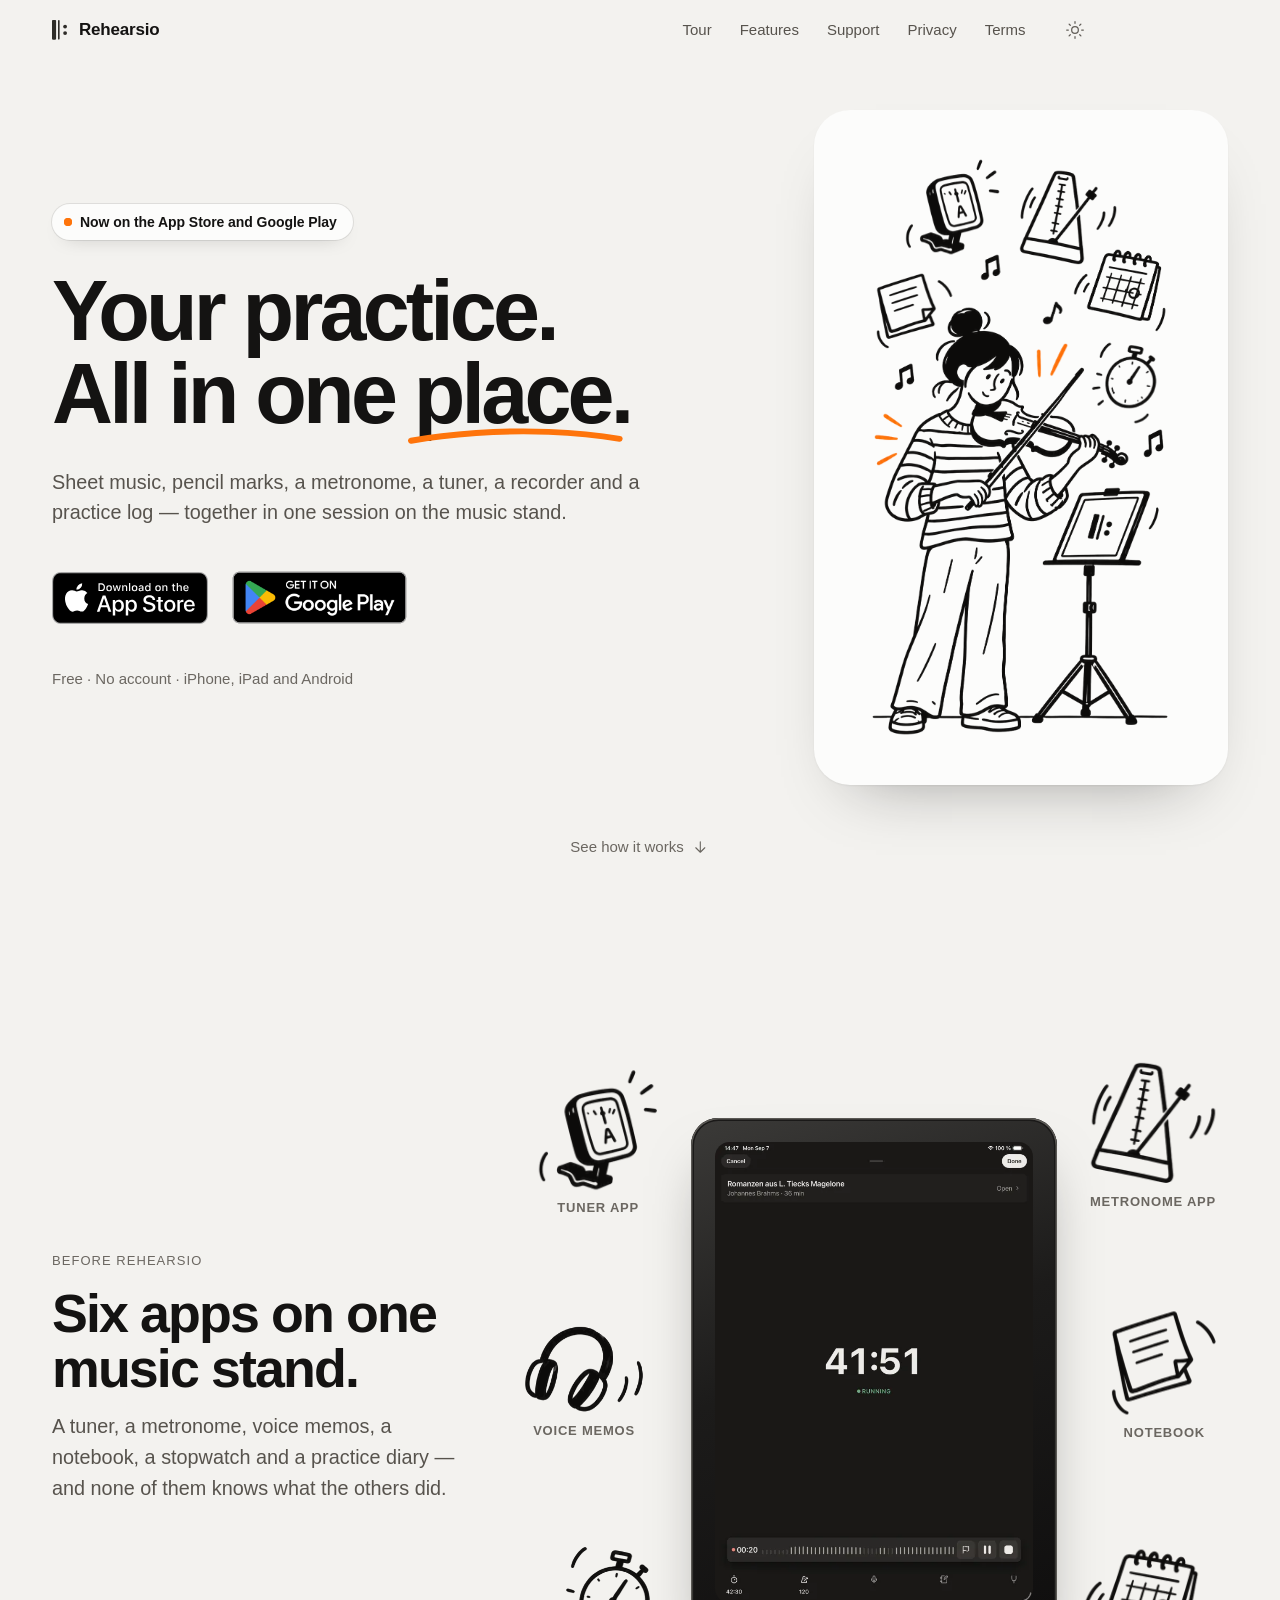
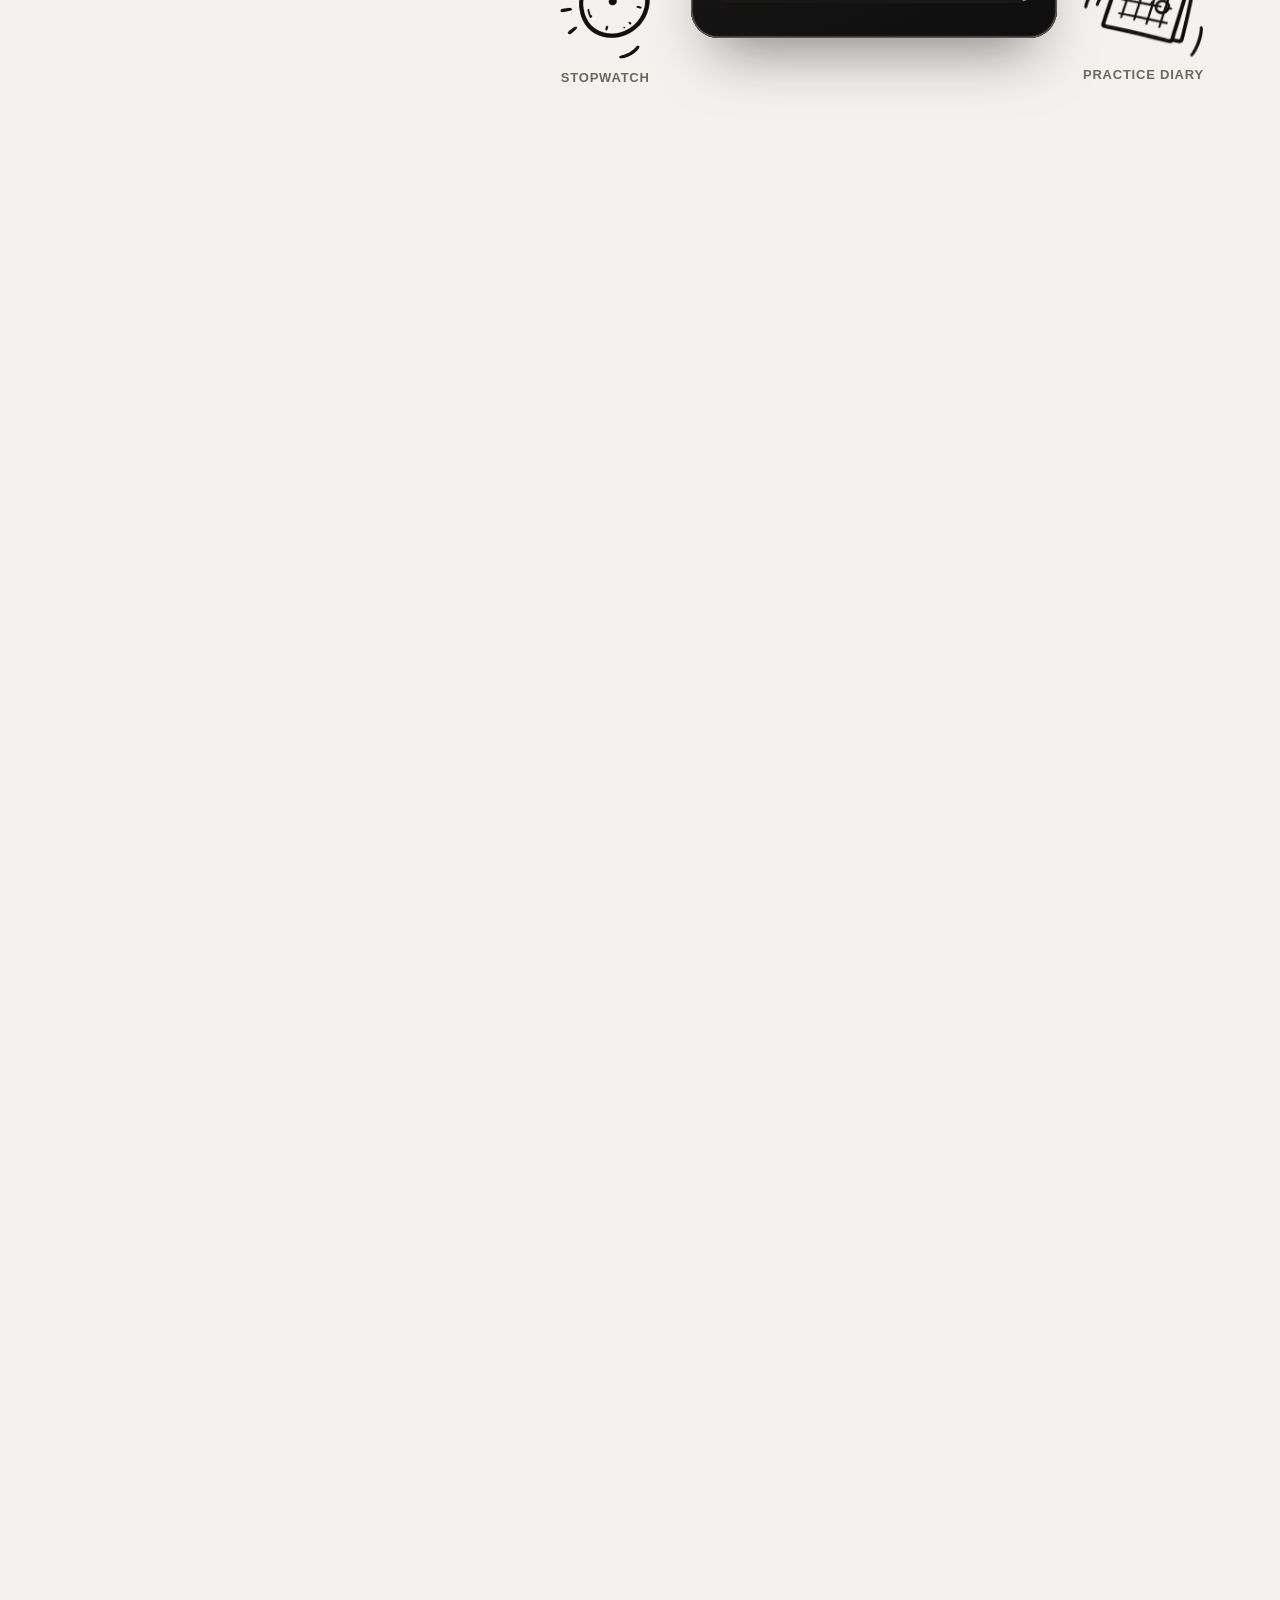
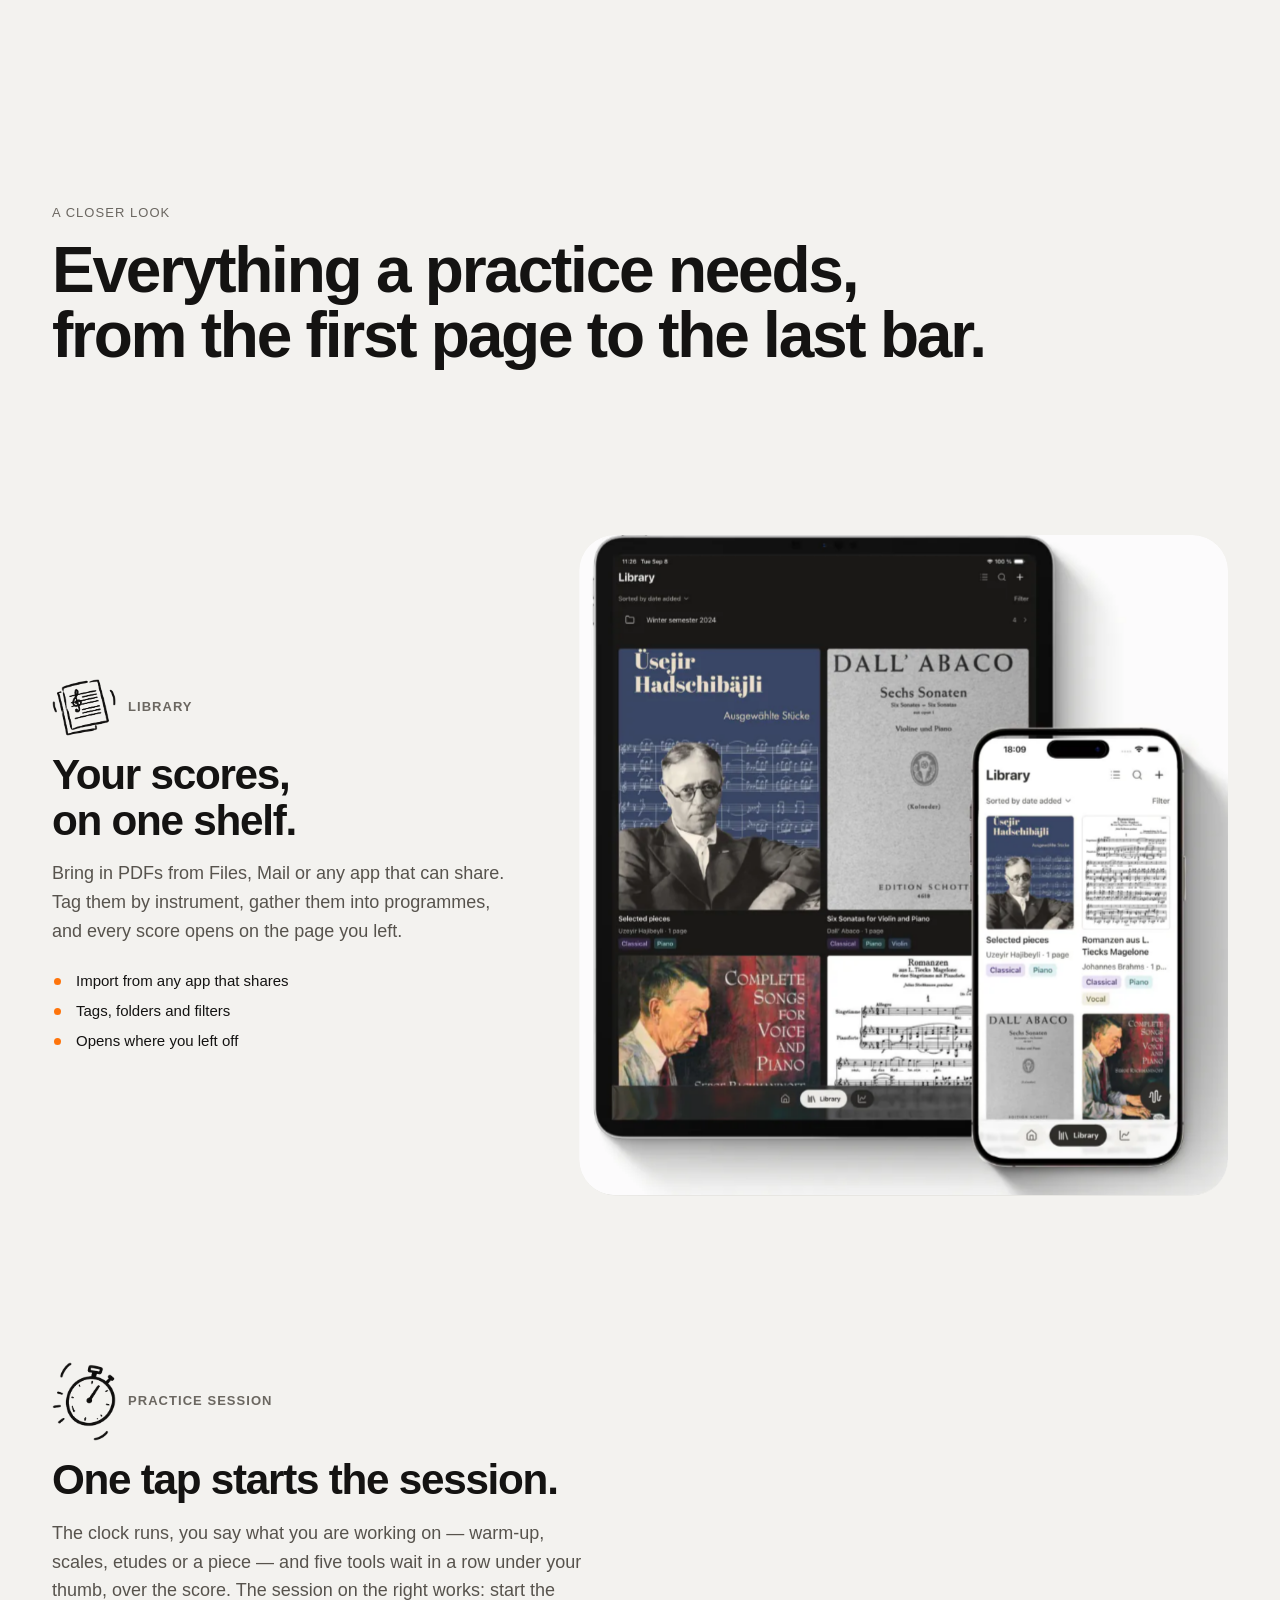
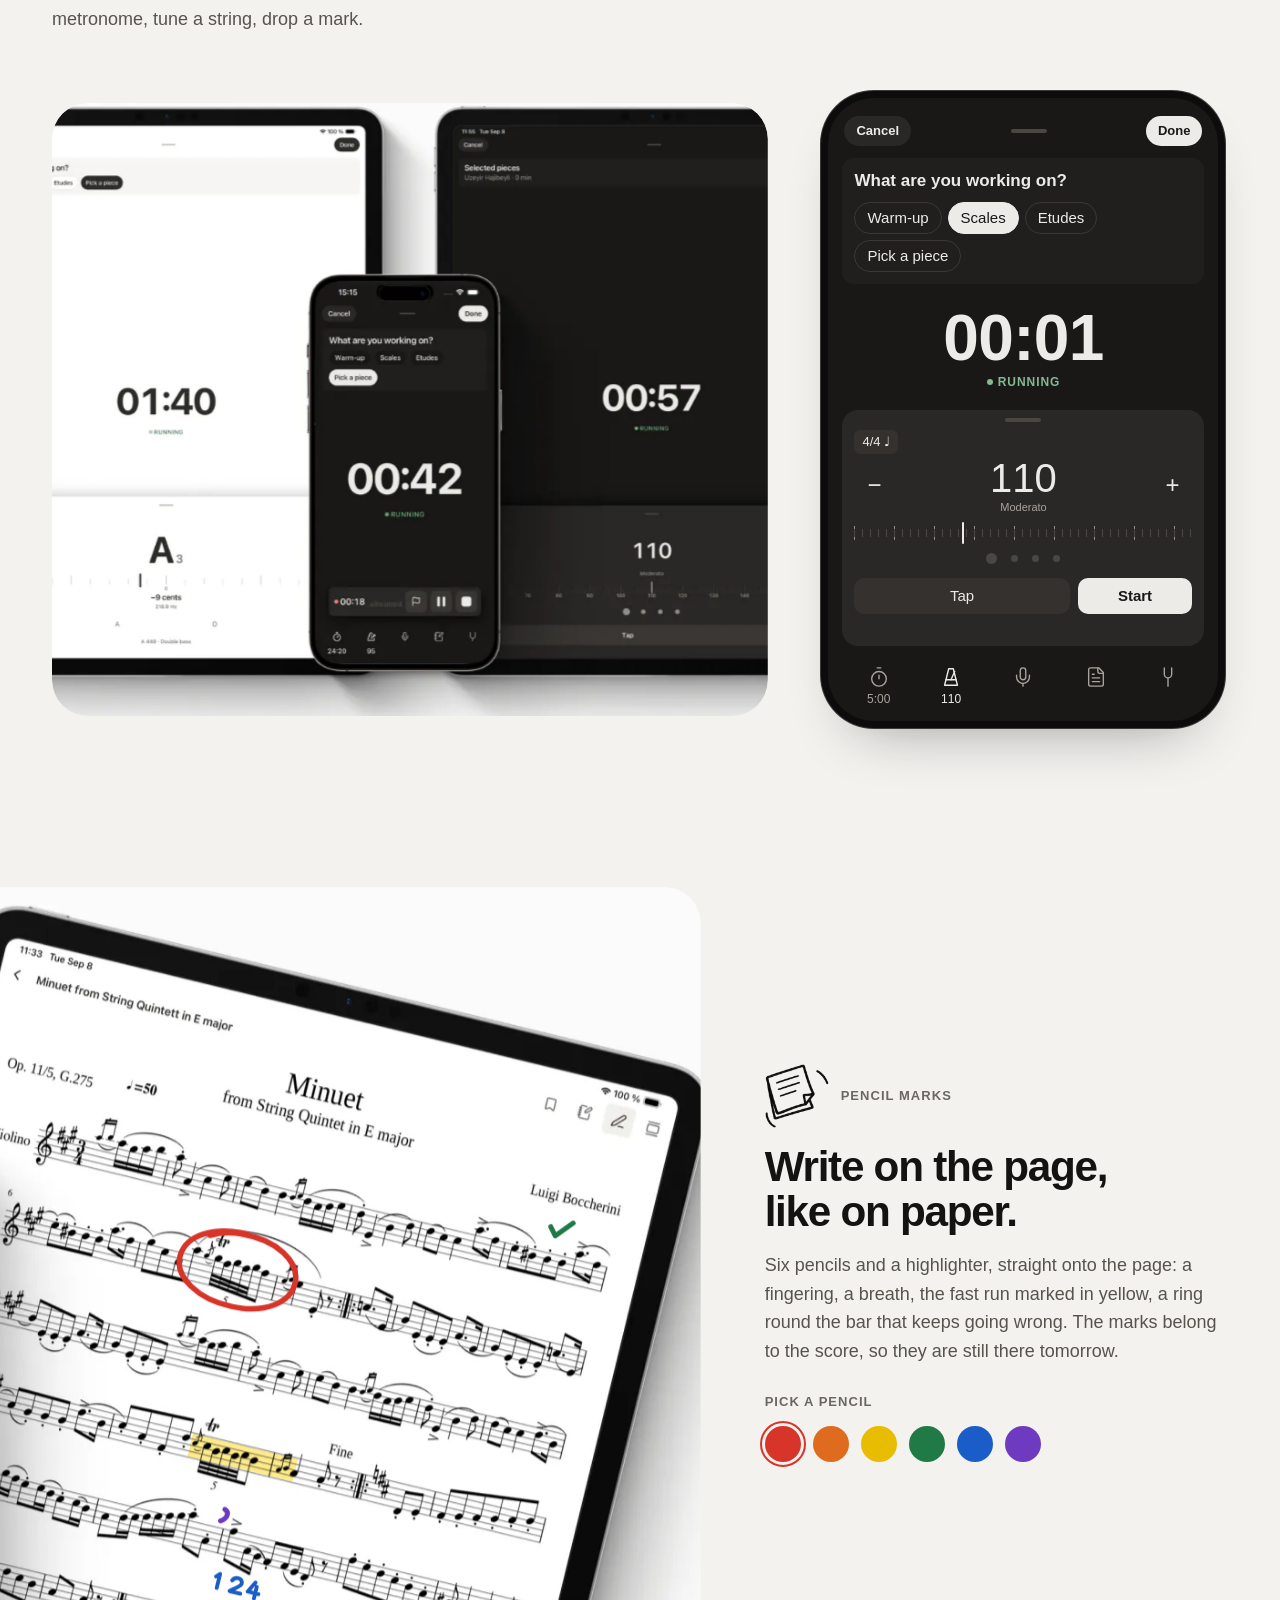
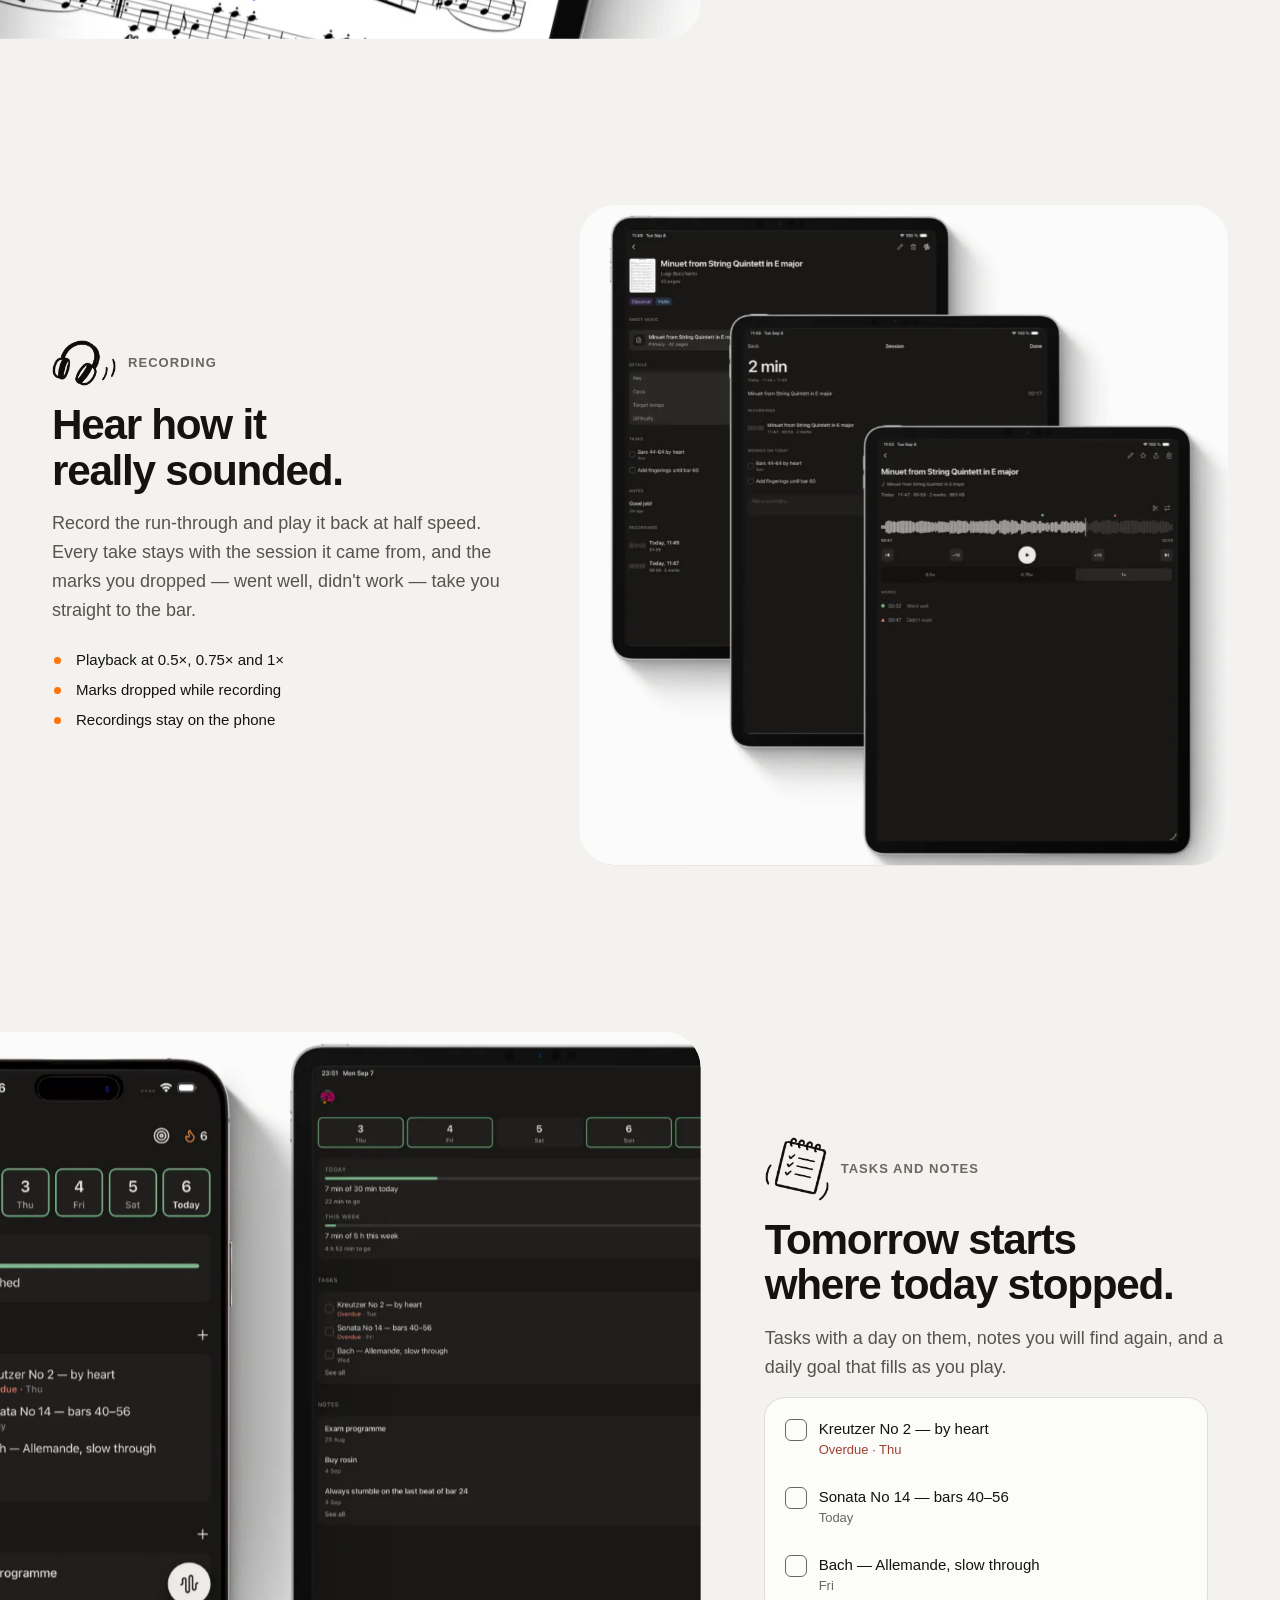
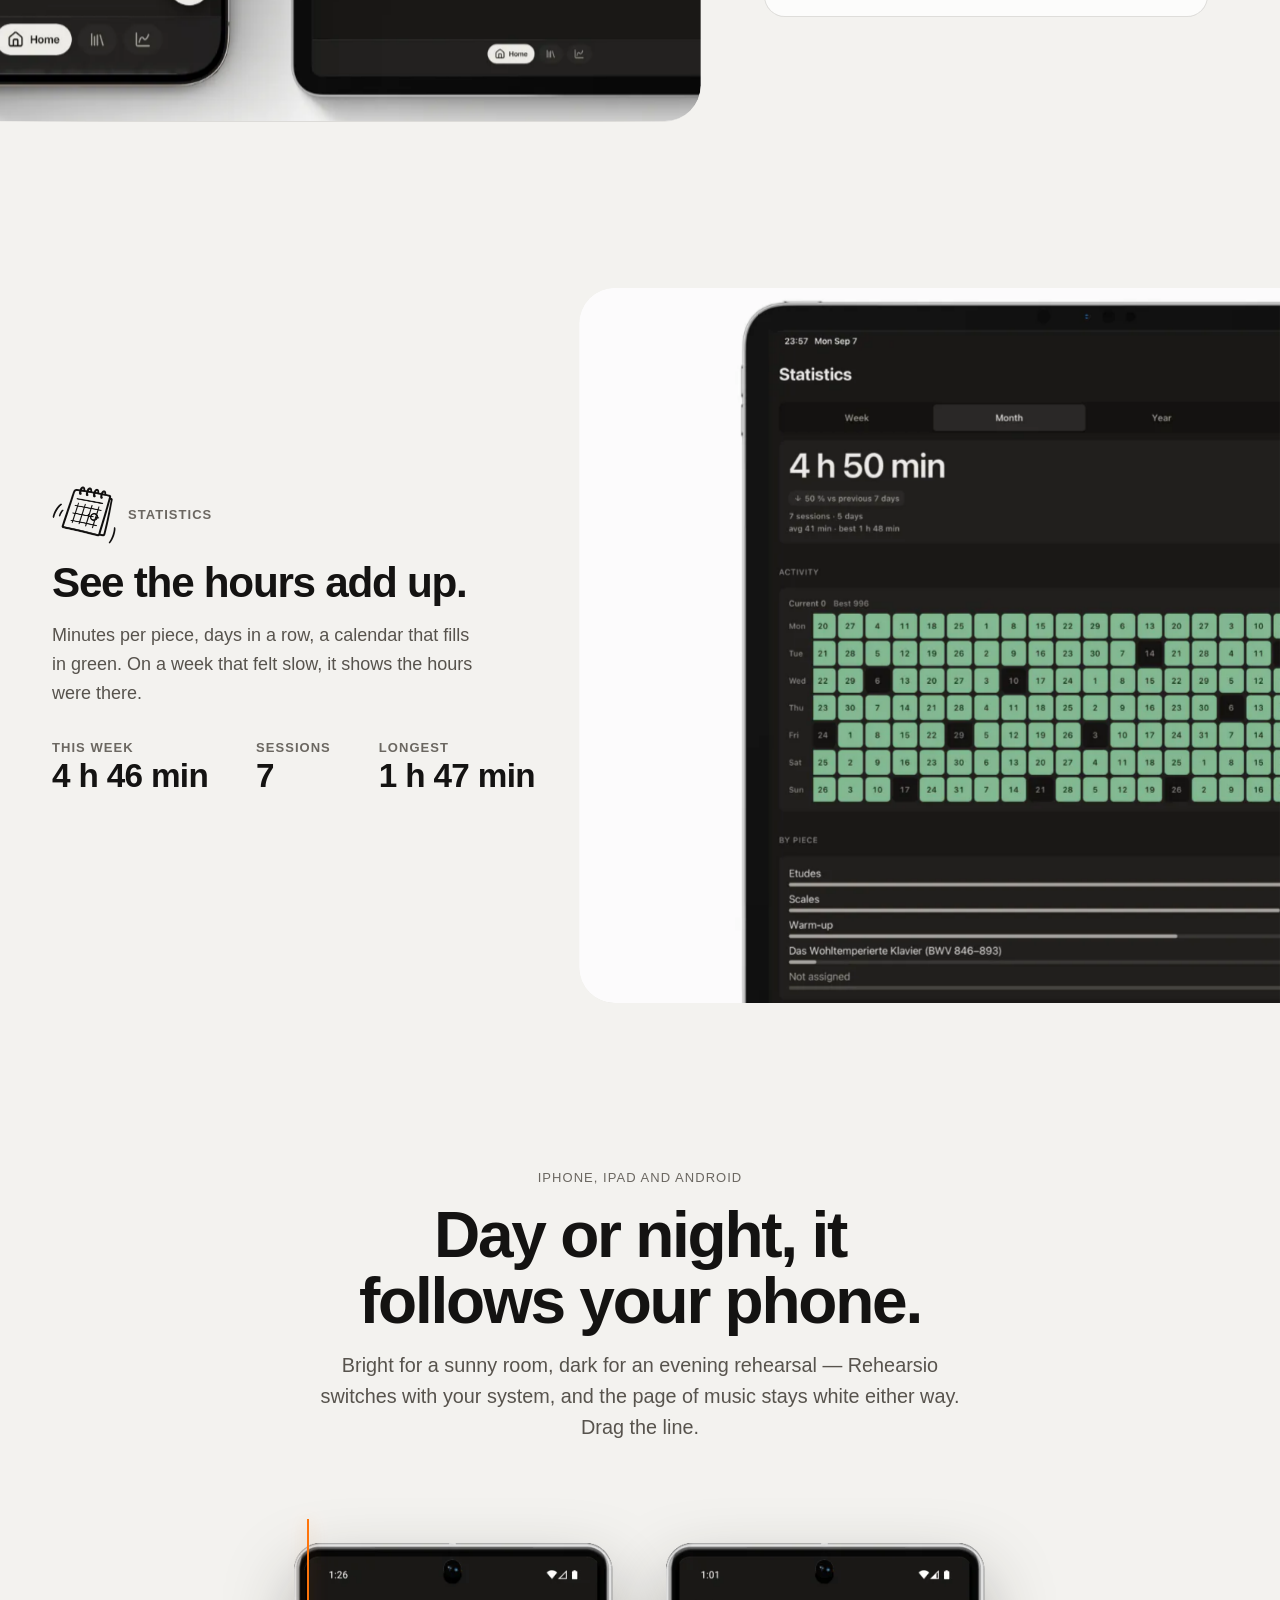
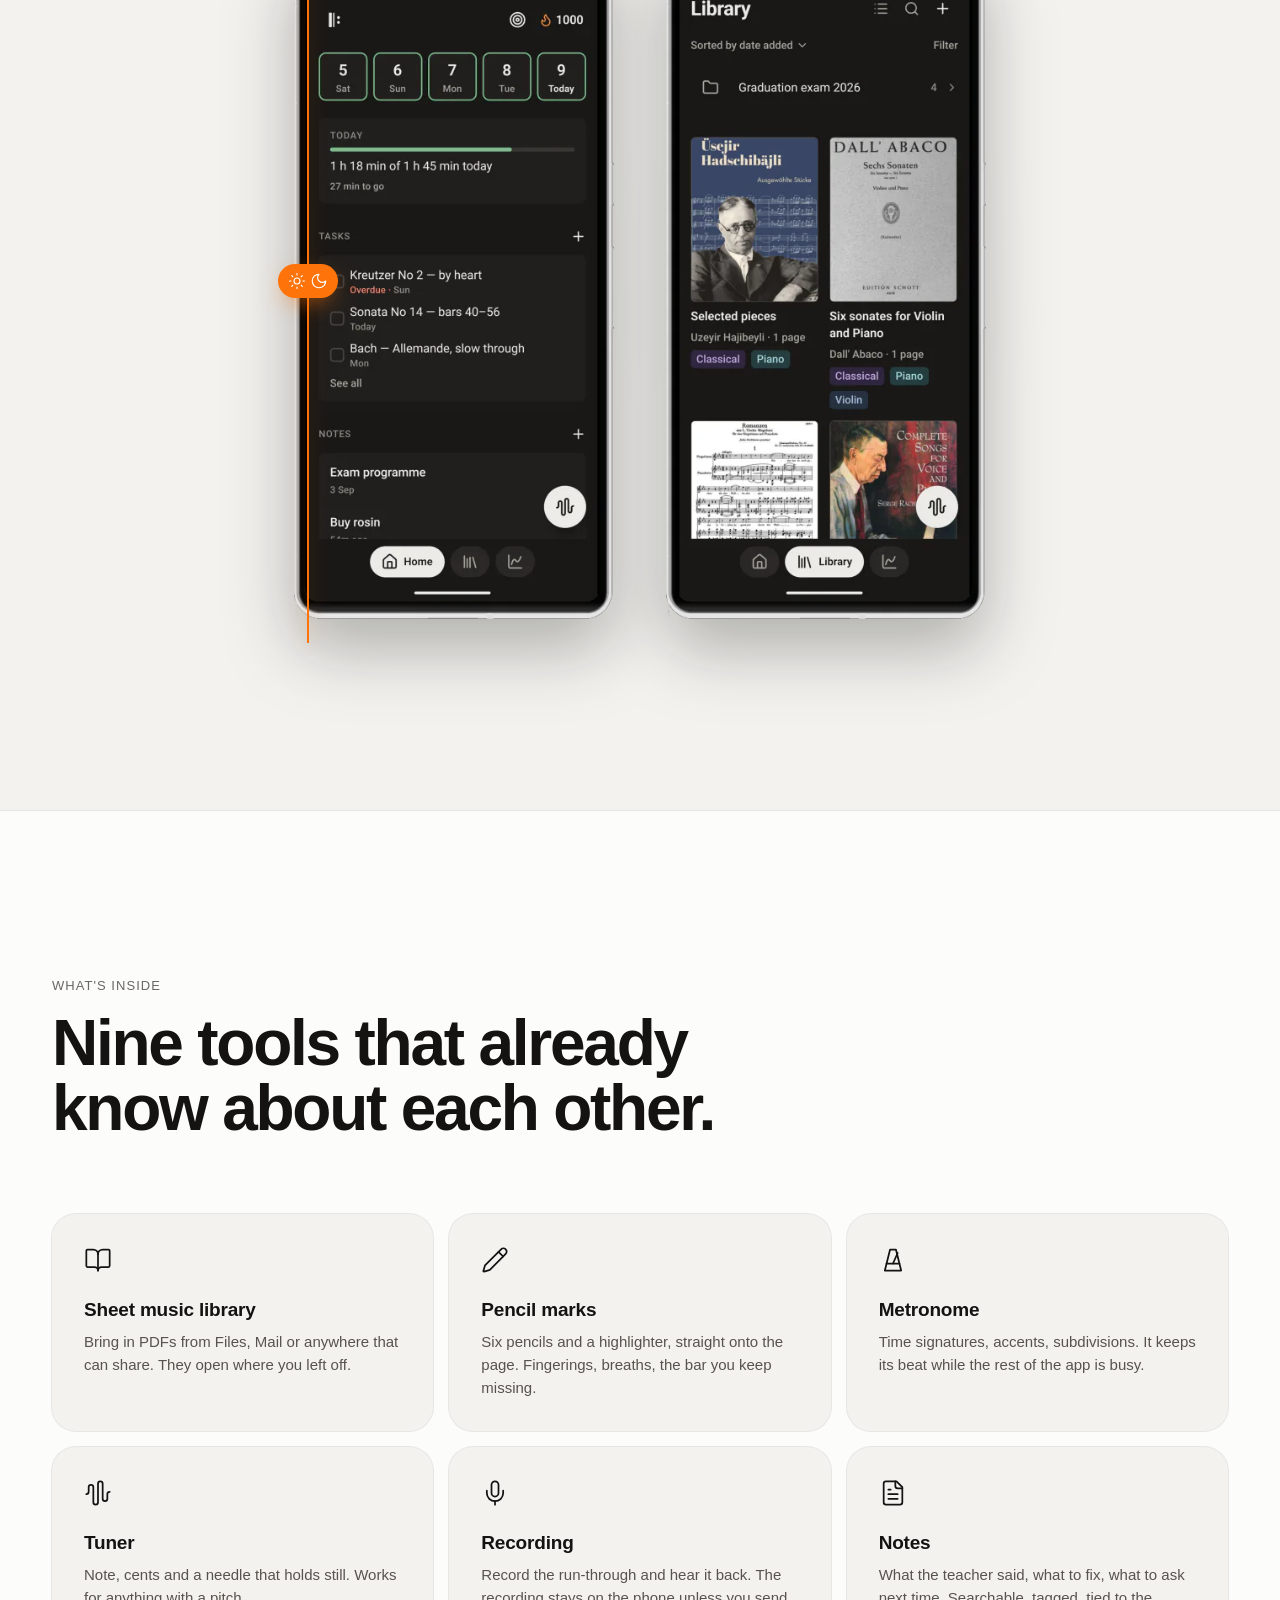
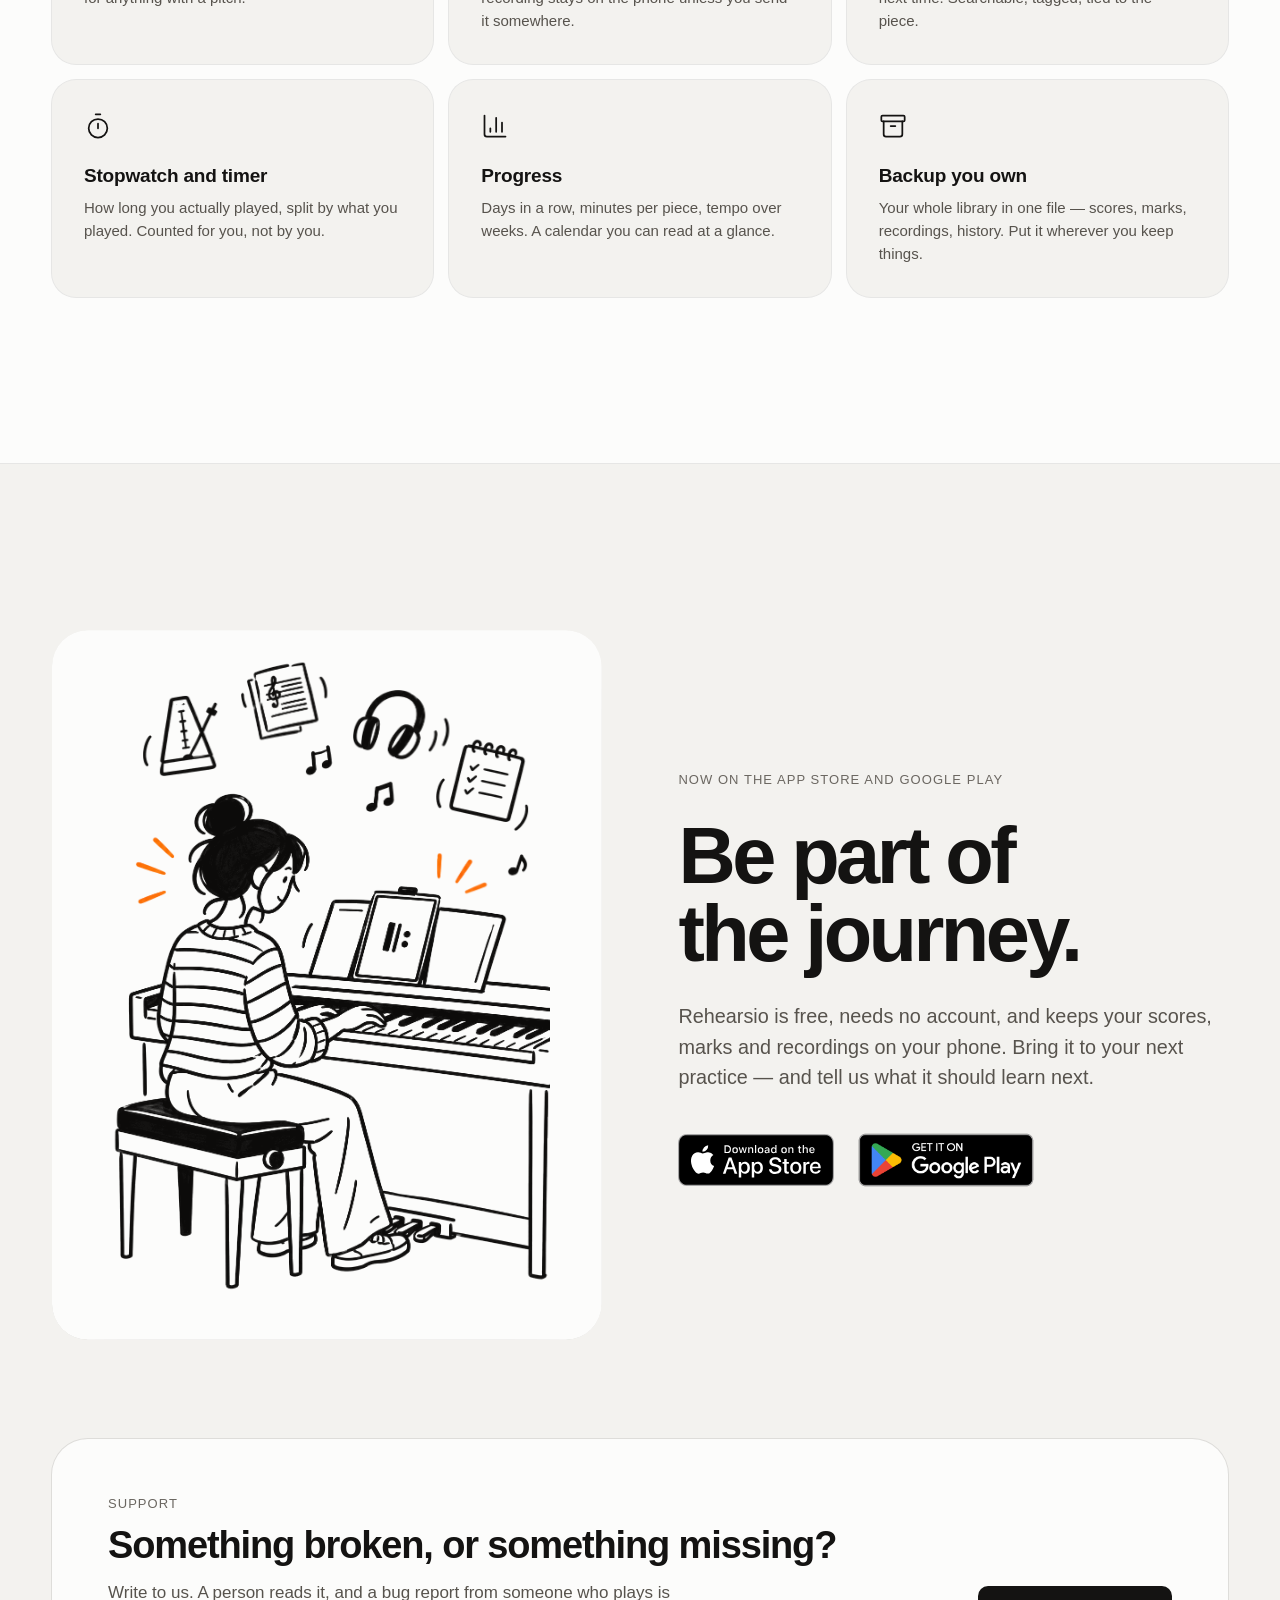
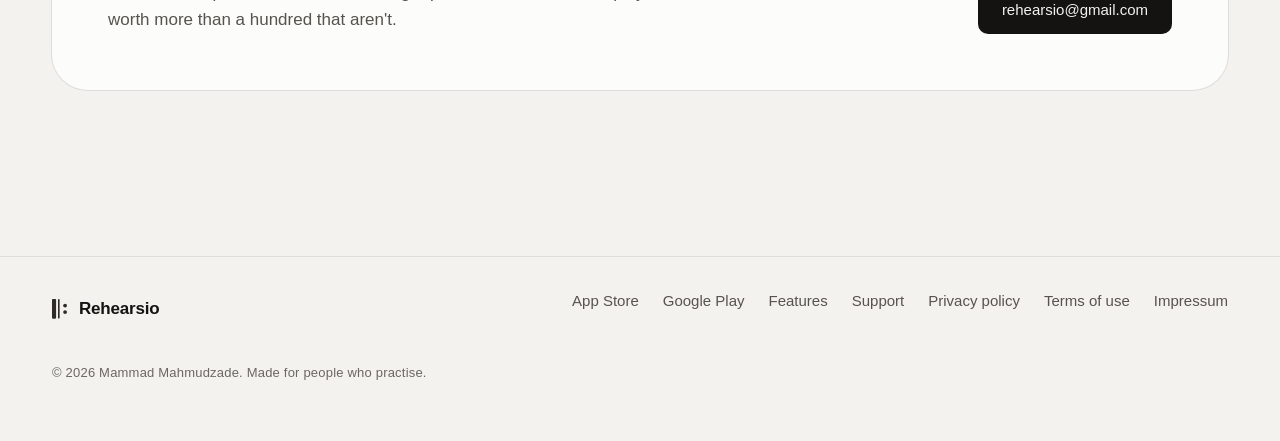
<file: index.html>
<!doctype html>
<html lang="en">
  <head>
    <meta charset="utf-8" />
    <meta name="viewport" content="width=device-width, initial-scale=1" />
    <title>Rehearsio — your practice, all in one place</title>
    <meta
      name="description"
      content="A practice app for musicians: sheet music, pencil marks, a metronome, a tuner, a recorder and a practice log, together in one session. Free on the App Store and Google Play."
    />
    <!-- Google Search Console: proves the site is the owner's (2026-10-15). -->
    <meta name="google-site-verification" content="y1tpXavYeCHo52UPGNXQ9FZ2CK6PFrEUJBi-3hw3Q68" />
    <link rel="canonical" href="https://rehearsio.com/" />
    <meta name="theme-color" content="#f3f2ef" media="(prefers-color-scheme: light)" />
    <meta name="theme-color" content="#191817" media="(prefers-color-scheme: dark)" />

    <!-- Safari on an iPhone or iPad offers the app in a banner of its own above
         the page. The number is the App Store record (eas.json, ascAppId). -->
    <meta name="apple-itunes-app" content="app-id=6809843721" />

    <!-- What a shared link shows: the top of the owner's launch card. -->
    <meta property="og:type" content="website" />
    <meta property="og:url" content="https://rehearsio.com/" />
    <meta property="og:site_name" content="Rehearsio" />
    <meta property="og:title" content="Rehearsio — your practice, all in one place" />
    <meta
      property="og:description"
      content="Sheet music, pencil marks, a metronome, a tuner, a recorder and a practice log in one session. Now on the App Store and Google Play."
    />
    <meta property="og:image" content="https://rehearsio.com/assets/og.jpg" />
    <meta property="og:image:width" content="1200" />
    <meta property="og:image:height" content="628" />
    <meta property="og:image:alt" content="Rehearsio — now on the App Store and Google Play" />
    <meta name="twitter:card" content="summary_large_image" />

    <!-- What a search engine reads about the app itself: a free mobile app, on
         both stores. Shown as a richer result where the engine supports it. -->
    <script type="application/ld+json">
      {
        "@context": "https://schema.org",
        "@type": "MobileApplication",
        "name": "Rehearsio",
        "alternateName": "Rehearsio: Music practice tool",
        "url": "https://rehearsio.com/",
        "description": "A practice app for musicians: sheet music, pencil marks, a metronome, a tuner, a recorder and a practice log, together in one session.",
        "applicationCategory": "MusicApplication",
        "operatingSystem": "iOS, iPadOS, Android",
        "image": "https://rehearsio.com/assets/og.jpg",
        "offers": { "@type": "Offer", "price": "0", "priceCurrency": "EUR" },
        "installUrl": [
          "https://apps.apple.com/app/rehearsio/id6809843721",
          "https://play.google.com/store/apps/details?id=com.rehearsio.app"
        ],
        "sameAs": [
          "https://apps.apple.com/app/rehearsio/id6809843721",
          "https://play.google.com/store/apps/details?id=com.rehearsio.app"
        ]
      }
    </script>
    <link rel="icon" href="assets/favicon.svg" type="image/svg+xml" />
    <link rel="stylesheet" href="styles.css" />
    <link rel="stylesheet" href="home.css" />
    <link rel="stylesheet" href="assets/media/layers.css" />
    <link rel="preload" as="image" href="assets/media/violin-girl.webp" fetchpriority="high" />

    <!-- Set before first paint: the theme, so a dark-theme reader never sees a
         white flash, and the `js` class the entrance animations wait behind.
         If home.js never arrives the class is taken away again, and the page
         shows itself still — a hidden page is worse than a page that does not
         move. Inline on purpose: an external file would arrive after the paint. -->
    <script>
      try {
        var t = localStorage.getItem('rehearsio-theme');
        if (t === 'dark' || t === 'light') document.documentElement.setAttribute('data-theme', t);
      } catch (e) {}
      document.documentElement.classList.add('js');
      setTimeout(function () {
        if (!window.rehearsioHome) document.documentElement.classList.remove('js');
      }, 4000);
    </script>
  </head>

  <body class="home">
    <a class="skip-link" href="#main">Skip to content</a>

    <header class="site-header">
      <div class="wrap site-header__inner">
        <a class="brand" href="/" aria-label="Rehearsio — home">
          <svg class="brand__mark" viewBox="0 0 55 72" fill="currentColor" aria-hidden="true">
            <rect x="0" y="0" width="15" height="72" rx="3" />
            <rect x="22" y="0" width="6" height="72" rx="3" />
            <circle cx="48" cy="24" r="7" />
            <circle cx="48" cy="48" r="7" />
          </svg>
          <span class="brand__name">Rehearsio</span>
        </a>

        <nav class="nav" id="site-nav" aria-label="Primary">
          <a class="nav__link nav__link--wide" href="#tour">Tour</a>
          <a class="nav__link nav__link--wide" href="#features">Features</a>
          <a class="nav__link nav__link--wide" href="#support">Support</a>
          <a class="nav__link nav__link--wide" href="/privacy">Privacy</a>
          <a class="nav__link nav__link--wide" href="/terms">Terms</a>
        </nav>

        <button class="theme-toggle" type="button" data-theme-toggle aria-label="Switch theme">
          <svg
            class="icon-sun"
            width="20"
            height="20"
            viewBox="0 0 24 24"
            fill="none"
            stroke="currentColor"
            stroke-width="1.5"
            stroke-linecap="round"
            stroke-linejoin="round"
            aria-hidden="true"
          >
            <circle cx="12" cy="12" r="4" />
            <path
              d="M12 2v2M12 20v2M4.93 4.93l1.41 1.41M17.66 17.66l1.41 1.41M2 12h2M20 12h2M6.34 17.66l-1.41 1.41M19.07 4.93l-1.41 1.41"
            />
          </svg>
          <svg
            class="icon-moon"
            width="20"
            height="20"
            viewBox="0 0 24 24"
            fill="none"
            stroke="currentColor"
            stroke-width="1.5"
            stroke-linecap="round"
            stroke-linejoin="round"
            aria-hidden="true"
          >
            <path d="M12 3a6 6 0 0 0 9 9 9 9 0 1 1-9-9Z" />
          </svg>
        </button>

        <!-- Goes straight to the right store on a phone; on a computer it
             scrolls to the two badges at the end. home.js decides which. -->
        <a class="header-cta" href="#download" data-store-link data-shown="false">Get the app</a>
        <!-- On a phone the links above fold into this button. -->
        <button
          class="menu-toggle"
          type="button"
          aria-expanded="false"
          aria-controls="site-nav"
          aria-label="Menu"
          data-menu-toggle
        >
          <span aria-hidden="true"></span><span aria-hidden="true"></span>
        </button>
      </div>
      <div class="read-progress" aria-hidden="true"><span></span></div>
    </header>

    <main id="main">
      <!-- ==================================================================
           Hero. The drawing is the owner's, cut into layers by
           tools/build-site-media so each object around her can move on its
           own; laid together they are the original picture.
           =================================================================== -->
      <section class="hero" aria-labelledby="hero-title" data-hero data-scene-host>
        <div class="wrap hero__grid">
          <div class="hero__copy">
            <a class="launch" href="#download" data-enter style="--i: 0">
              <span class="launch__dot" aria-hidden="true"></span>
              <span>Now on the App Store and Google Play</span>
            </a>

            <h1 class="hero__title" id="hero-title">
              <span class="hero__line"><span>Your practice.</span></span>
              <span class="hero__line"
                ><span
                  >All in one
                  <span class="scribble"
                    >place.<svg class="scribble__line" viewBox="0 0 220 24" aria-hidden="true">
                      <path
                        pathLength="1"
                        d="M4 15c38-7 92-11 140-9 26 1 48 3 72 7"
                      /></svg></span></span
              ></span>
            </h1>

            <p class="hero__lead" data-enter style="--i: 1">
              Sheet music, pencil marks, a metronome, a tuner, a recorder and a practice log —
              together in one session on the music stand.
            </p>

            <div class="stores" data-enter style="--i: 2" data-hero-stores>
              <a class="badge" href="https://apps.apple.com/app/rehearsio/id6809843721">
                <img
                  class="badge__light"
                  src="assets/badges/app-store.svg"
                  alt="Download on the App Store"
                  width="120"
                  height="40"
                />
                <img
                  class="badge__dark"
                  src="assets/badges/app-store-white.svg"
                  alt="Download on the App Store"
                  width="120"
                  height="40"
                />
              </a>
              <a
                class="badge badge--google"
                href="https://play.google.com/store/apps/details?id=com.rehearsio.app"
              >
                <img
                  src="assets/badges/google-play.png"
                  alt="Get it on Google Play"
                  width="646"
                  height="250"
                />
              </a>
            </div>

            <p class="hero__meta" data-enter style="--i: 3">
              Free <span aria-hidden="true">·</span> No account
              <span aria-hidden="true">·</span> iPhone, iPad and Android
            </p>
          </div>

          <div class="hero__art">
            <div class="paper paper--scene">
              <div class="scene scene--violin" data-scene>
                <img
                  class="layer layer--girl"
                  src="assets/media/violin-girl.webp"
                  width="859"
                  height="1648"
                  alt="A drawing of a violinist practising. In front of her a music stand holds a tablet showing the Rehearsio mark."
                  fetchpriority="high"
                />
                <span
                  class="layer layer--tuner"
                  data-depth="1.4"
                  style="--i: 0; --float: 7s; --delay: -1s"
                  ><img src="assets/media/violin-tuner.webp" width="262" height="264" alt=""
                /></span>
                <span
                  class="layer layer--metronome"
                  data-depth="1.1"
                  style="--i: 1; --float: 8.5s; --delay: -4s"
                  ><img src="assets/media/violin-metronome.webp" width="270" height="262" alt=""
                /></span>
                <span
                  class="layer layer--calendar"
                  data-depth="1.6"
                  style="--i: 2; --float: 6.5s; --delay: -2.5s"
                  ><img src="assets/media/violin-calendar.webp" width="256" height="230" alt=""
                /></span>
                <span
                  class="layer layer--notes"
                  data-depth="1.8"
                  style="--i: 3; --float: 7.5s; --delay: -5s"
                  ><img src="assets/media/violin-notes.webp" width="212" height="210" alt=""
                /></span>
                <span
                  class="layer layer--stopwatch"
                  data-depth="1.3"
                  style="--i: 4; --float: 6s; --delay: -3s"
                  ><img src="assets/media/violin-stopwatch.webp" width="181" height="225" alt=""
                /></span>
                <span
                  class="layer layer--note-1"
                  data-depth="2.4"
                  style="--i: 5; --float: 4.5s; --delay: -1s; --amp: 12px"
                  ><img src="assets/media/violin-note-1.webp" width="59" height="75" alt=""
                /></span>
                <span
                  class="layer layer--note-2"
                  data-depth="2.8"
                  style="--i: 6; --float: 5s; --delay: -2s; --amp: 14px"
                  ><img src="assets/media/violin-note-2.webp" width="59" height="67" alt=""
                /></span>
                <span
                  class="layer layer--note-3"
                  data-depth="2.2"
                  style="--i: 7; --float: 5.5s; --delay: -3s; --amp: 12px"
                  ><img src="assets/media/violin-note-3.webp" width="59" height="76" alt=""
                /></span>
                <span
                  class="layer layer--note-4"
                  data-depth="2.6"
                  style="--i: 8; --float: 4.8s; --delay: -0.5s; --amp: 12px"
                  ><img src="assets/media/violin-note-4.webp" width="59" height="79" alt=""
                /></span>
                <span
                  class="layer layer--sparks-left spark"
                  data-depth="0.6"
                  style="--i: 9; --origin: 100% 40%"
                  ><img src="assets/media/violin-sparks-left.webp" width="80" height="146" alt=""
                /></span>
                <span
                  class="layer layer--sparks-top spark"
                  data-depth="0.6"
                  style="--i: 10; --origin: 40% 100%; --delay: -0.8s"
                  ><img src="assets/media/violin-sparks-top.webp" width="87" height="97" alt=""
                /></span>
              </div>
            </div>
          </div>
        </div>

        <a class="scroll-cue" href="#tour" data-enter style="--i: 4">
          <span>See how it works</span>
          <svg
            viewBox="0 0 24 24"
            fill="none"
            stroke="currentColor"
            stroke-width="1.5"
            stroke-linecap="round"
            stroke-linejoin="round"
            aria-hidden="true"
          >
            <path d="M12 5v14M6 13l6 6 6-6" />
          </svg>
        </a>
      </section>

      <!-- ==================================================================
           Before and after. Six of the objects from the drawings stand round
           a real session screen; scrolling flies each one into the tool it
           became. Without script, or with reduced motion, the two halves of
           the scene simply stand one after the other and nothing flies.
           =================================================================== -->
      <section class="converge" id="tour" aria-labelledby="converge-title" data-converge>
        <div class="converge__track">
          <div class="converge__stage">
            <div class="wrap converge__grid">
              <div class="converge__copy">
                <div class="converge__state converge__state--before">
                  <p class="eyebrow">Before Rehearsio</p>
                  <h2 class="converge__title" id="converge-title">Six apps on one music stand.</h2>
                  <p class="converge__text">
                    A tuner, a metronome, voice memos, a notebook, a stopwatch and a practice diary
                    — and none of them knows what the others did.
                  </p>
                </div>
                <div class="converge__state converge__state--after">
                  <p class="eyebrow">With Rehearsio</p>
                  <h2 class="converge__title">One session holds them all.</h2>
                  <p class="converge__text">
                    Start it, and everything happens inside: the score is open, the metronome is
                    under your hand, the recorder is running and the time counts itself.
                  </p>
                </div>
              </div>

              <div class="converge__scene">
                <!-- An iPad drawn in CSS round a plain screenshot of a running
                     session, so the screen can change without a new frame. -->
                <div class="converge__device">
                  <div class="converge__screen">
                    <img
                      class="converge__tablet"
                      src="assets/media/ipad-practice-dark-1000.webp"
                      srcset="
                        assets/media/ipad-practice-dark-600.webp   600w,
                        assets/media/ipad-practice-dark-1000.webp 1000w
                      "
                      sizes="(min-width: 960px) 30vw, 50vw"
                      width="1668"
                      height="2420"
                      alt="A practice session in Rehearsio on an iPad: the clock at 41:51, a recording running, and five tools along the bottom: countdown, metronome, recorder, notes and tuner."
                      loading="lazy"
                      decoding="async"
                    />
                    <!-- Where each object lands: the five tools in the bottom
                         row, and the clock for the diary, as shares of the
                         screenshot. -->
                    <span
                      class="converge__slot"
                      data-slot="countdown"
                      style="--sx: 6%; --sy: 94.8%"
                    ></span>
                    <span
                      class="converge__slot"
                      data-slot="metronome"
                      style="--sx: 28.1%; --sy: 94.8%"
                    ></span>
                    <span
                      class="converge__slot"
                      data-slot="record"
                      style="--sx: 50%; --sy: 94.8%"
                    ></span>
                    <span
                      class="converge__slot"
                      data-slot="note"
                      style="--sx: 71.9%; --sy: 94.8%"
                    ></span>
                    <span
                      class="converge__slot"
                      data-slot="tuner"
                      style="--sx: 93.9%; --sy: 94.8%"
                    ></span>
                    <span
                      class="converge__slot converge__slot--clock"
                      data-slot="clock"
                      style="--sx: 50%; --sy: 49.5%"
                    ></span>
                  </div>
                </div>

                <ul class="converge__doodles" aria-hidden="true">
                  <li class="doodle doodle--tuner" data-to="tuner">
                    <span class="doodle__art"
                      ><img src="assets/media/violin-tuner.webp" width="262" height="264" alt=""
                    /></span>
                    <span class="doodle__label">Tuner app</span>
                  </li>
                  <li class="doodle doodle--metronome" data-to="metronome">
                    <span class="doodle__art"
                      ><img
                        src="assets/media/violin-metronome.webp"
                        width="270"
                        height="262"
                        alt=""
                    /></span>
                    <span class="doodle__label">Metronome app</span>
                  </li>
                  <li class="doodle doodle--recorder" data-to="record">
                    <span class="doodle__art"
                      ><img
                        src="assets/media/piano-headphones.webp"
                        width="219"
                        height="158"
                        alt=""
                    /></span>
                    <span class="doodle__label">Voice memos</span>
                  </li>
                  <li class="doodle doodle--notes" data-to="note">
                    <span class="doodle__art"
                      ><img src="assets/media/violin-notes.webp" width="212" height="210" alt=""
                    /></span>
                    <span class="doodle__label">Notebook</span>
                  </li>
                  <li class="doodle doodle--stopwatch" data-to="countdown">
                    <span class="doodle__art"
                      ><img
                        src="assets/media/violin-stopwatch.webp"
                        width="181"
                        height="225"
                        alt=""
                    /></span>
                    <span class="doodle__label">Stopwatch</span>
                  </li>
                  <li class="doodle doodle--diary" data-to="clock">
                    <span class="doodle__art"
                      ><img src="assets/media/violin-calendar.webp" width="256" height="230" alt=""
                    /></span>
                    <span class="doodle__label">Practice diary</span>
                  </li>
                </ul>
              </div>
            </div>
          </div>
        </div>
      </section>

      <!-- ==================================================================
           A closer look: six parts of the app, each with the owner's own
           picture of it.
           =================================================================== -->
      <section class="session" aria-labelledby="session-title">
        <div class="wrap">
          <header class="session__head" data-reveal>
            <p class="eyebrow">A closer look</p>
            <h2 class="section-title" id="session-title">
              Everything a practice needs, from the first page to the last bar.
            </h2>
          </header>

          <ol class="chapters">
            <!-- The library -->
            <li class="chapter">
              <div class="chapter__copy" data-reveal>
                <p class="chapter__when">
                  <span class="chapter__doodle" aria-hidden="true"
                    ><img
                      src="assets/media/piano-sheet.webp"
                      width="197"
                      height="177"
                      alt=""
                      loading="lazy"
                  /></span>
                  <span class="chapter__time">Library</span>
                </p>
                <h3 class="chapter__title">Your scores, on one shelf.</h3>
                <p class="chapter__text">
                  Bring in PDFs from Files, Mail or any app that can share. Tag them by instrument,
                  gather them into programmes, and every score opens on the page you left.
                </p>
                <ul class="chapter__facts">
                  <li>Import from any app that shares</li>
                  <li>Tags, folders and filters</li>
                  <li>Opens where you left off</li>
                </ul>
              </div>
              <figure class="chapter__media paper" data-reveal="unfold">
                <img
                  class="paper__card"
                  src="assets/media/card-library-1600.webp"
                  srcset="
                    assets/media/card-library-960.webp   960w,
                    assets/media/card-library-1600.webp 1600w
                  "
                  sizes="(min-width: 960px) 56vw, 92vw"
                  width="2160"
                  height="2198"
                  alt="The Rehearsio library on an iPad and an iPhone: scores shown as their covers — Hajibeyli, Dall'Abaco, Rachmaninoff, Brahms — with tags under each."
                  loading="lazy"
                  decoding="async"
                  data-parallax
                />
              </figure>
            </li>

            <!-- The session, and a working copy of it -->
            <li class="chapter chapter--wide">
              <div class="chapter__copy" data-reveal>
                <p class="chapter__when">
                  <span class="chapter__doodle" aria-hidden="true"
                    ><img
                      src="assets/media/violin-stopwatch.webp"
                      width="181"
                      height="225"
                      alt=""
                      loading="lazy"
                  /></span>
                  <span class="chapter__time">Practice session</span>
                </p>
                <h3 class="chapter__title">One tap starts the session.</h3>
                <p class="chapter__text">
                  The clock runs, you say what you are working on — warm-up, scales, etudes or a
                  piece — and five tools wait in a row under your thumb, over the score. The session
                  on the right works: start the metronome, tune a string, drop a mark.
                </p>
              </div>

              <div class="chapter__stage">
                <figure class="chapter__media paper" data-reveal="unfold">
                  <img
                    class="paper__card"
                    src="assets/media/card-practice-1600.webp"
                    srcset="
                      assets/media/card-practice-960.webp   960w,
                      assets/media/card-practice-1600.webp 1600w
                    "
                    sizes="(min-width: 960px) 58vw, 92vw"
                    width="2160"
                    height="1849"
                    alt="Three practice sessions in Rehearsio: on an iPad with the tuner open at A, minus nine cents; on an iPhone with the clock at 00:42 and a recording running; on an iPad with the metronome at 110, Moderato."
                    loading="lazy"
                    decoding="async"
                    data-parallax
                  />
                </figure>

                <!-- A working copy of the session screen. Built from the app's
                     own dark palette and words; the clicks are the app's two
                     samples (assets/audio). -->
                <div
                  class="playground"
                  role="group"
                  data-reveal
                  data-playground
                  aria-label="A working copy of the practice session"
                >
                  <div class="pg">
                    <!-- The sheet's own top bar, as in the app; here it does nothing. -->
                    <div class="pg__bar" aria-hidden="true">
                      <span class="pg__pill">Cancel</span>
                      <span class="pg__grabber"></span>
                      <span class="pg__pill pg__pill--light">Done</span>
                    </div>

                    <div class="pg__ask">
                      <p class="pg__question" id="pg-question">What are you working on?</p>
                      <div class="pg__chips" role="radiogroup" aria-labelledby="pg-question">
                        <button class="pg__chip" type="button" role="radio" aria-checked="false">
                          Warm-up
                        </button>
                        <button class="pg__chip" type="button" role="radio" aria-checked="true">
                          Scales
                        </button>
                        <button class="pg__chip" type="button" role="radio" aria-checked="false">
                          Etudes
                        </button>
                        <button class="pg__chip" type="button" role="radio" aria-checked="false">
                          Pick a piece
                        </button>
                      </div>
                    </div>

                    <button class="pg__clock" type="button" data-clock aria-label="Pause practice">
                      <span class="pg__time" data-clock-time>00:00</span>
                      <span class="pg__state"
                        ><span class="pg__dot" aria-hidden="true"></span
                        ><span data-clock-state>Running</span></span
                      >
                    </button>

                    <div class="pg__panel">
                      <span class="pg__grabber" aria-hidden="true"></span>

                      <!-- Metronome -->
                      <div
                        class="pg__view"
                        id="pg-metronome"
                        role="tabpanel"
                        aria-labelledby="pg-tab-metronome"
                        data-view="metronome"
                      >
                        <div class="metro">
                          <span class="metro__meter" aria-hidden="true">4/4 ♩</span>
                          <div class="metro__tempo">
                            <button
                              class="pg__glyph"
                              type="button"
                              data-bpm-step="-1"
                              aria-label="One beat slower"
                            >
                              −
                            </button>
                            <p class="metro__read">
                              <span class="metro__bpm" data-bpm>110</span>
                              <span class="metro__name" data-bpm-name>Moderato</span>
                            </p>
                            <button
                              class="pg__glyph"
                              type="button"
                              data-bpm-step="1"
                              aria-label="One beat faster"
                            >
                              +
                            </button>
                          </div>
                          <input
                            class="metro__ruler"
                            type="range"
                            min="20"
                            max="300"
                            value="110"
                            step="1"
                            aria-label="Tempo"
                            data-bpm-range
                          />
                          <div class="metro__beats" aria-hidden="true">
                            <span class="metro__beat metro__beat--strong"></span
                            ><span class="metro__beat"></span><span class="metro__beat"></span
                            ><span class="metro__beat"></span>
                          </div>
                          <div class="pg__actions">
                            <button class="pg__button" type="button" data-metro-tap>Tap</button>
                            <button
                              class="pg__button pg__button--solid"
                              type="button"
                              data-metro-toggle
                            >
                              Start
                            </button>
                          </div>
                        </div>
                      </div>

                      <!-- Tuner -->
                      <div
                        class="pg__view"
                        id="pg-tuner"
                        role="tabpanel"
                        aria-labelledby="pg-tab-tuner"
                        data-view="tuner"
                        hidden
                      >
                        <div class="tuner" data-tuner>
                          <p class="tuner__note">
                            <span data-tuner-note>A</span><sub data-tuner-octave>4</sub>
                          </p>
                          <div class="tuner__scale" aria-hidden="true">
                            <span class="tuner__needle" data-tuner-needle></span>
                          </div>
                          <p class="tuner__ends" aria-hidden="true">
                            <span>−50</span><span>0</span><span>+50</span>
                          </p>
                          <p class="tuner__cents" data-tuner-cents aria-live="polite">−12 cents</p>
                          <p class="tuner__hz"><span data-tuner-hz>437.0</span> Hz</p>
                          <div class="tuner__strings" role="radiogroup" aria-label="Violin string">
                            <button
                              type="button"
                              role="radio"
                              aria-checked="false"
                              data-string="G3"
                            >
                              G
                            </button>
                            <button
                              type="button"
                              role="radio"
                              aria-checked="false"
                              data-string="D4"
                            >
                              D
                            </button>
                            <button type="button" role="radio" aria-checked="true" data-string="A4">
                              A
                            </button>
                            <button
                              type="button"
                              role="radio"
                              aria-checked="false"
                              data-string="E5"
                            >
                              E
                            </button>
                          </div>
                          <p class="tuner__ref">
                            A 440 · Violin · a demo, the app listens to your instrument
                          </p>
                        </div>
                      </div>

                      <!-- Recording -->
                      <div
                        class="pg__view"
                        id="pg-record"
                        role="tabpanel"
                        aria-labelledby="pg-tab-record"
                        data-view="record"
                        hidden
                      >
                        <div class="rec" data-rec>
                          <div class="rec__strip">
                            <span class="rec__dot" aria-hidden="true"></span>
                            <span class="rec__time" data-rec-time>00:00</span>
                            <span class="rec__wave" data-rec-wave aria-hidden="true"></span>
                            <button
                              class="pg__square"
                              type="button"
                              data-rec-mark
                              aria-label="Add a mark"
                            >
                              <svg
                                viewBox="0 0 24 24"
                                fill="none"
                                stroke="currentColor"
                                stroke-width="1.6"
                                stroke-linecap="round"
                                stroke-linejoin="round"
                                aria-hidden="true"
                              >
                                <path d="M6 21V4M6 4h11l-2 4 2 4H6" />
                              </svg>
                            </button>
                            <button
                              class="pg__square"
                              type="button"
                              data-rec-toggle
                              aria-label="Pause the recording"
                            >
                              <svg
                                class="rec__pause"
                                viewBox="0 0 24 24"
                                fill="currentColor"
                                aria-hidden="true"
                              >
                                <rect x="7" y="5" width="3.5" height="14" rx="1" />
                                <rect x="13.5" y="5" width="3.5" height="14" rx="1" />
                              </svg>
                              <svg
                                class="rec__resume"
                                viewBox="0 0 24 24"
                                fill="currentColor"
                                aria-hidden="true"
                              >
                                <circle cx="12" cy="12" r="6" />
                              </svg>
                            </button>
                          </div>
                          <ul class="rec__marks" data-rec-marks aria-live="polite"></ul>
                          <p class="rec__hint" data-rec-hint>
                            Tap the flag where it went well, or where it didn't.
                          </p>
                        </div>
                      </div>

                      <!-- Quick note -->
                      <div
                        class="pg__view"
                        id="pg-note"
                        role="tabpanel"
                        aria-labelledby="pg-tab-note"
                        data-view="note"
                        hidden
                      >
                        <div class="notes" data-notes>
                          <ul class="notes__list" data-notes-list>
                            <li><span>Exam programme</span><small>29 Aug</small></li>
                            <li><span>Buy rosin</span><small>4 Sep</small></li>
                          </ul>
                          <div class="pg__actions">
                            <button class="pg__button" type="button" data-notes-add>
                              New note
                            </button>
                          </div>
                        </div>
                      </div>

                      <!-- Countdown -->
                      <div
                        class="pg__view"
                        id="pg-countdown"
                        role="tabpanel"
                        aria-labelledby="pg-tab-countdown"
                        data-view="countdown"
                        hidden
                      >
                        <div class="countdown" data-countdown>
                          <p class="countdown__time" data-countdown-time>05:00</p>
                          <div class="countdown__ring" aria-hidden="true">
                            <span data-countdown-bar></span>
                          </div>
                          <div class="pg__actions">
                            <button
                              class="pg__button pg__button--solid"
                              type="button"
                              data-countdown-toggle
                            >
                              Start
                            </button>
                          </div>
                        </div>
                      </div>
                    </div>

                    <!-- The row of tools: an icon and, under it, what the tool
                         is set to — no names, as in the app. -->
                    <div class="pg__tools" role="tablist" aria-label="Tools">
                      <button
                        class="pg__tool"
                        type="button"
                        role="tab"
                        id="pg-tab-countdown"
                        aria-controls="pg-countdown"
                        aria-selected="false"
                        aria-label="Countdown"
                        data-tool="countdown"
                      >
                        <svg
                          viewBox="0 0 24 24"
                          fill="none"
                          stroke="currentColor"
                          stroke-width="1.5"
                          stroke-linecap="round"
                          stroke-linejoin="round"
                          aria-hidden="true"
                        >
                          <circle cx="12" cy="14" r="8" />
                          <path d="M10 2h4M12 14v-4" />
                        </svg>
                        <span class="pg__value" data-value="countdown">5:00</span>
                      </button>
                      <button
                        class="pg__tool"
                        type="button"
                        role="tab"
                        id="pg-tab-metronome"
                        aria-controls="pg-metronome"
                        aria-selected="true"
                        aria-label="Metronome"
                        data-tool="metronome"
                      >
                        <svg
                          viewBox="0 0 24 24"
                          fill="none"
                          stroke="currentColor"
                          stroke-width="1.5"
                          stroke-linecap="round"
                          stroke-linejoin="round"
                          aria-hidden="true"
                        >
                          <path d="M9.5 3h5l4.5 18H5z" />
                          <path d="M6.5 15h11" />
                          <path d="M12 15 16 6" />
                        </svg>
                        <span class="pg__value" data-value="metronome">110</span>
                      </button>
                      <button
                        class="pg__tool"
                        type="button"
                        role="tab"
                        id="pg-tab-record"
                        aria-controls="pg-record"
                        aria-selected="false"
                        aria-label="Recording"
                        data-tool="record"
                      >
                        <svg
                          viewBox="0 0 24 24"
                          fill="none"
                          stroke="currentColor"
                          stroke-width="1.5"
                          stroke-linecap="round"
                          stroke-linejoin="round"
                          aria-hidden="true"
                        >
                          <rect x="9" y="2" width="6" height="13" rx="3" />
                          <path d="M19 10v2a7 7 0 0 1-14 0v-2M12 19v3" />
                        </svg>
                        <span class="pg__value" data-value="record"></span>
                      </button>
                      <button
                        class="pg__tool"
                        type="button"
                        role="tab"
                        id="pg-tab-note"
                        aria-controls="pg-note"
                        aria-selected="false"
                        aria-label="Quick note"
                        data-tool="note"
                      >
                        <svg
                          viewBox="0 0 24 24"
                          fill="none"
                          stroke="currentColor"
                          stroke-width="1.5"
                          stroke-linecap="round"
                          stroke-linejoin="round"
                          aria-hidden="true"
                        >
                          <path d="M15 2H6a2 2 0 0 0-2 2v16a2 2 0 0 0 2 2h12a2 2 0 0 0 2-2V7Z" />
                          <path d="M14 2v4a2 2 0 0 0 2 2h4M16 13H8M16 17H8M10 9H8" />
                        </svg>
                        <span class="pg__value" data-value="note"></span>
                      </button>
                      <button
                        class="pg__tool"
                        type="button"
                        role="tab"
                        id="pg-tab-tuner"
                        aria-controls="pg-tuner"
                        aria-selected="false"
                        aria-label="Tuner"
                        data-tool="tuner"
                      >
                        <svg
                          viewBox="0 0 24 24"
                          fill="none"
                          stroke="currentColor"
                          stroke-width="1.5"
                          stroke-linecap="round"
                          stroke-linejoin="round"
                          aria-hidden="true"
                        >
                          <path d="M8 2v7a4 4 0 0 0 8 0V2M12 13v9" />
                        </svg>
                        <span class="pg__value" data-value="tuner"></span>
                      </button>
                    </div>
                  </div>
                </div>
              </div>
            </li>

            <!-- Pencil marks -->
            <li class="chapter chapter--flip">
              <div class="chapter__copy" data-reveal>
                <p class="chapter__when">
                  <span class="chapter__doodle" aria-hidden="true"
                    ><img
                      src="assets/media/violin-notes.webp"
                      width="212"
                      height="210"
                      alt=""
                      loading="lazy"
                  /></span>
                  <span class="chapter__time">Pencil marks</span>
                </p>
                <h3 class="chapter__title">Write on the page, like on paper.</h3>
                <p class="chapter__text">
                  Six pencils and a highlighter, straight onto the page: a fingering, a breath, the
                  fast run marked in yellow, a ring round the bar that keeps going wrong. The marks
                  belong to the score, so they are still there tomorrow.
                </p>
                <div class="pencils">
                  <p class="pencils__label" id="pencils-label">Pick a pencil</p>
                  <div
                    class="pencils__row"
                    role="radiogroup"
                    aria-labelledby="pencils-label"
                    data-pencils
                  >
                    <button
                      type="button"
                      role="radio"
                      aria-checked="true"
                      aria-label="Red"
                      style="--ink: #d8352a"
                    ></button>
                    <button
                      type="button"
                      role="radio"
                      aria-checked="false"
                      aria-label="Orange"
                      style="--ink: #de6b1e"
                    ></button>
                    <button
                      type="button"
                      role="radio"
                      aria-checked="false"
                      aria-label="Yellow"
                      style="--ink: #e8bc00"
                    ></button>
                    <button
                      type="button"
                      role="radio"
                      aria-checked="false"
                      aria-label="Green"
                      style="--ink: #1f7a46"
                    ></button>
                    <button
                      type="button"
                      role="radio"
                      aria-checked="false"
                      aria-label="Blue"
                      style="--ink: #1a5cc8"
                    ></button>
                    <button
                      type="button"
                      role="radio"
                      aria-checked="false"
                      aria-label="Violet"
                      style="--ink: #6e3bc0"
                    ></button>
                  </div>
                </div>
              </div>
              <figure class="chapter__media paper paper--bleed-left" data-reveal="unfold">
                <!-- The page and its marks move as one: the parallax and the
                     unfold scale act on this box, not on the picture alone. -->
                <div class="score paper__card" data-score data-parallax>
                  <img
                    src="assets/media/card-score-ipad-1320.webp"
                    srcset="
                      assets/media/card-score-ipad-800.webp   800w,
                      assets/media/card-score-ipad-1320.webp 1320w
                    "
                    sizes="(min-width: 960px) 52vw, 92vw"
                    width="1320"
                    height="1415"
                    alt="Boccherini's Minuet from the String Quintet in E major open in Rehearsio on an iPad, close up, with pencil marks on the page."
                    loading="lazy"
                    decoding="async"
                  />
                  <!-- The marks, in the app's own inks (src/ui/theme/colors.ts,
                       pencilColors), drawn in the picture's pixel space so they
                       stay on their notes at any size. The page in the picture
                       is turned 13.66° — every staff line rises 0.243 px per px
                       — so each mark is turned with it. -->
                  <svg class="score__marks" viewBox="0 0 1320 1415" aria-hidden="true">
                    <path class="mark mark--highlight" style="--d: 0ms" d="M370 1017L560 1063" />
                    <path
                      class="mark mark--blue"
                      style="--d: 500ms"
                      transform="translate(456 1272) rotate(13.66)"
                      d="M-36 13v-26l-6 6M-12-7c3-8 16-9 18 0 2 8-14 14-18 20h20M30-13l-10 19h20m-6-12v22"
                    />
                    <path
                      class="mark mark--violet"
                      style="--d: 850ms"
                      transform="translate(432 1146) rotate(13.66)"
                      d="M-2-12c9 3 9 15-3 22"
                    />
                    <path
                      class="mark mark--green"
                      style="--d: 1100ms"
                      transform="translate(1040 628) rotate(13.66)"
                      d="M-18-2l12 14 26-30"
                    />
                    <path
                      class="mark mark--ink"
                      data-ink
                      style="--d: 1400ms"
                      transform="translate(452 702) rotate(13.66)"
                      d="M6-70c-62-1-108 28-110 66-2 40 50 70 112 68 62-1 104-32 102-70-2-38-50-66-112-62-24 1-44 8-58 16"
                    />
                  </svg>
                </div>
              </figure>
            </li>

            <!-- Recording -->
            <li class="chapter">
              <div class="chapter__copy" data-reveal>
                <p class="chapter__when">
                  <span class="chapter__doodle" aria-hidden="true"
                    ><img
                      src="assets/media/piano-headphones.webp"
                      width="219"
                      height="158"
                      alt=""
                      loading="lazy"
                  /></span>
                  <span class="chapter__time">Recording</span>
                </p>
                <h3 class="chapter__title">Hear how it really sounded.</h3>
                <p class="chapter__text">
                  Record the run-through and play it back at half speed. Every take stays with the
                  session it came from, and the marks you dropped — went well, didn't work — take
                  you straight to the bar.
                </p>
                <ul class="chapter__facts">
                  <li>Playback at 0.5×, 0.75× and 1×</li>
                  <li>Marks dropped while recording</li>
                  <li>Recordings stay on the phone</li>
                </ul>
              </div>
              <figure class="chapter__media paper" data-reveal="unfold">
                <img
                  class="paper__card"
                  src="assets/media/card-details-1600.webp"
                  srcset="
                    assets/media/card-details-960.webp   960w,
                    assets/media/card-details-1600.webp 1600w
                  "
                  sizes="(min-width: 960px) 56vw, 92vw"
                  width="2160"
                  height="2198"
                  alt="Three iPad screens from one session: the piece with its tasks and recordings, the two-minute session summary, and a recording's waveform with two marks — went well at 00:32, didn't work at 00:47."
                  loading="lazy"
                  decoding="async"
                  data-parallax
                />
              </figure>
            </li>

            <!-- Tasks and notes -->
            <li class="chapter chapter--flip">
              <div class="chapter__copy" data-reveal>
                <p class="chapter__when">
                  <span class="chapter__doodle" aria-hidden="true"
                    ><img
                      src="assets/media/piano-checklist.webp"
                      width="210"
                      height="208"
                      alt=""
                      loading="lazy"
                  /></span>
                  <span class="chapter__time">Tasks and notes</span>
                </p>
                <h3 class="chapter__title">Tomorrow starts where today stopped.</h3>
                <p class="chapter__text">
                  Tasks with a day on them, notes you will find again, and a daily goal that fills
                  as you play.
                </p>
                <ul class="tasks" aria-label="Tasks">
                  <li>
                    <label class="tasks__item">
                      <input type="checkbox" />
                      <span class="tasks__box" aria-hidden="true"></span>
                      <span class="tasks__text"
                        >Kreutzer No 2 — by heart
                        <small class="tasks__due tasks__due--late">Overdue · Thu</small></span
                      >
                    </label>
                  </li>
                  <li>
                    <label class="tasks__item">
                      <input type="checkbox" />
                      <span class="tasks__box" aria-hidden="true"></span>
                      <span class="tasks__text"
                        >Sonata No 14 — bars 40–56 <small class="tasks__due">Today</small></span
                      >
                    </label>
                  </li>
                  <li>
                    <label class="tasks__item">
                      <input type="checkbox" />
                      <span class="tasks__box" aria-hidden="true"></span>
                      <span class="tasks__text"
                        >Bach — Allemande, slow through <small class="tasks__due">Fri</small></span
                      >
                    </label>
                  </li>
                </ul>
              </div>
              <figure class="chapter__media paper paper--bleed-left" data-reveal="unfold">
                <img
                  class="paper__card"
                  src="assets/media/card-home-1600.webp"
                  srcset="
                    assets/media/card-home-960.webp   960w,
                    assets/media/card-home-1600.webp 1600w
                  "
                  sizes="(min-width: 960px) 60vw, 92vw"
                  width="2160"
                  height="2126"
                  alt="The Rehearsio home screen on an iPhone and an iPad: the week's days ringed in green, today's goal reached, three tasks and the latest notes."
                  loading="lazy"
                  decoding="async"
                  data-parallax
                />
              </figure>
            </li>

            <!-- Statistics -->
            <li class="chapter">
              <div class="chapter__copy" data-reveal>
                <p class="chapter__when">
                  <span class="chapter__doodle" aria-hidden="true"
                    ><img
                      src="assets/media/violin-calendar.webp"
                      width="256"
                      height="230"
                      alt=""
                      loading="lazy"
                  /></span>
                  <span class="chapter__time">Statistics</span>
                </p>
                <h3 class="chapter__title">See the hours add up.</h3>
                <p class="chapter__text">
                  Minutes per piece, days in a row, a calendar that fills in green. On a week that
                  felt slow, it shows the hours were there.
                </p>
                <dl class="stats" data-stats>
                  <div class="stats__item">
                    <dt>This week</dt>
                    <dd data-count="290" data-unit="hm">4 h 50 min</dd>
                  </div>
                  <div class="stats__item">
                    <dt>Sessions</dt>
                    <dd data-count="7">7</dd>
                  </div>
                  <div class="stats__item">
                    <dt>Longest</dt>
                    <dd data-count="108" data-unit="hm">1 h 48 min</dd>
                  </div>
                </dl>
              </div>
              <figure class="chapter__media paper paper--bleed-right" data-reveal="unfold">
                <img
                  class="paper__card"
                  src="assets/media/card-stats-1600.webp"
                  srcset="
                    assets/media/card-stats-960.webp   960w,
                    assets/media/card-stats-1600.webp 1600w
                  "
                  sizes="(min-width: 960px) 60vw, 92vw"
                  width="2160"
                  height="2204"
                  alt="The statistics screen on an iPad: 4 h 50 min over seven sessions, a calendar of practised days in green, and time by piece."
                  loading="lazy"
                  decoding="async"
                  data-parallax
                />
              </figure>
            </li>
          </ol>
        </div>
      </section>

      <!-- ==================================================================
           Light and dark. The same three screens in both themes; one line
           across them decides which is which, and the reader can move it.
           =================================================================== -->
      <section class="themes" aria-labelledby="themes-title">
        <div class="wrap">
          <header class="themes__head" data-reveal>
            <p class="eyebrow">iPhone, iPad and Android</p>
            <h2 class="section-title" id="themes-title">Day or night, it follows your phone.</h2>
            <p class="section-lead">
              Bright for a sunny room, dark for an evening rehearsal — Rehearsio switches with your
              system, and the page of music stays white either way. Drag the line.
            </p>
          </header>

          <div class="split" data-split data-reveal>
            <figure class="split__phone">
              <img
                src="assets/media/phone-home-light-640.webp"
                srcset="
                  assets/media/phone-home-light-380.webp 380w,
                  assets/media/phone-home-light-640.webp 640w
                "
                sizes="(min-width: 720px) 24vw, 64vw"
                width="1118"
                height="2362"
                alt="The home screen in the light theme on an Android phone: five days ringed in green, today's goal at 1 h 18 min of 1 h 45 min, three tasks."
                loading="lazy"
                decoding="async"
              />
              <img
                class="split__dark"
                src="assets/media/phone-home-dark-640.webp"
                srcset="
                  assets/media/phone-home-dark-380.webp 380w,
                  assets/media/phone-home-dark-640.webp 640w
                "
                sizes="(min-width: 720px) 24vw, 64vw"
                width="1118"
                height="2362"
                alt=""
                loading="lazy"
                decoding="async"
              />
            </figure>
            <figure class="split__phone">
              <img
                src="assets/media/phone-library-light-640.webp"
                srcset="
                  assets/media/phone-library-light-380.webp 380w,
                  assets/media/phone-library-light-640.webp 640w
                "
                sizes="(min-width: 720px) 24vw, 64vw"
                width="1118"
                height="2362"
                alt="The library in the light theme on an Android phone: covers, composers and tags."
                loading="lazy"
                decoding="async"
              />
              <img
                class="split__dark"
                src="assets/media/phone-library-dark-640.webp"
                srcset="
                  assets/media/phone-library-dark-380.webp 380w,
                  assets/media/phone-library-dark-640.webp 640w
                "
                sizes="(min-width: 720px) 24vw, 64vw"
                width="1118"
                height="2362"
                alt=""
                loading="lazy"
                decoding="async"
              />
            </figure>

            <div class="split__line" aria-hidden="true">
              <span class="split__handle">
                <svg
                  viewBox="0 0 24 24"
                  fill="none"
                  stroke="currentColor"
                  stroke-width="1.5"
                  stroke-linecap="round"
                  stroke-linejoin="round"
                >
                  <circle cx="12" cy="12" r="4" />
                  <path
                    d="M12 2v2M12 20v2M4.93 4.93l1.41 1.41M17.66 17.66l1.41 1.41M2 12h2M20 12h2M6.34 17.66l-1.41 1.41M19.07 4.93l-1.41 1.41"
                  />
                </svg>
                <svg
                  viewBox="0 0 24 24"
                  fill="none"
                  stroke="currentColor"
                  stroke-width="1.5"
                  stroke-linecap="round"
                  stroke-linejoin="round"
                >
                  <path d="M12 3a6 6 0 0 0 9 9 9 9 0 1 1-9-9Z" />
                </svg>
              </span>
            </div>
            <input
              class="split__range"
              type="range"
              min="0"
              max="100"
              value="50"
              aria-label="Move the line between the light theme and the dark theme"
              data-split-range
            />
          </div>
        </div>
      </section>

      <!-- ==================================================================
           What is in the app. Nine cards, one line each.
           =================================================================== -->
      <section class="features" id="features" aria-labelledby="features-title">
        <div class="wrap">
          <header class="features__head" data-reveal>
            <p class="eyebrow">What's inside</p>
            <h2 class="section-title" id="features-title">
              Nine tools that already know about each other.
            </h2>
          </header>

          <ul class="feature-grid">
            <li class="feature-card" data-reveal style="--i: 0">
              <svg
                class="feature-card__icon"
                viewBox="0 0 24 24"
                fill="none"
                stroke="currentColor"
                stroke-width="1.5"
                stroke-linecap="round"
                stroke-linejoin="round"
                aria-hidden="true"
              >
                <path d="M12 7v14" />
                <path
                  d="M3 18a1 1 0 0 1-1-1V4a1 1 0 0 1 1-1h5a4 4 0 0 1 4 4 4 4 0 0 1 4-4h5a1 1 0 0 1 1 1v13a1 1 0 0 1-1 1h-6a3 3 0 0 0-3 3 3 3 0 0 0-3-3z"
                />
              </svg>
              <h3>Sheet music library</h3>
              <p>
                Bring in PDFs from Files, Mail or anywhere that can share. They open where you left
                off.
              </p>
            </li>
            <li class="feature-card" data-reveal style="--i: 1">
              <svg
                class="feature-card__icon"
                viewBox="0 0 24 24"
                fill="none"
                stroke="currentColor"
                stroke-width="1.5"
                stroke-linecap="round"
                stroke-linejoin="round"
                aria-hidden="true"
              >
                <path
                  d="M21.17 6.81a1 1 0 0 0-3.98-3.99L3.84 16.17a2 2 0 0 0-.5.83l-1.32 4.35a.5.5 0 0 0 .62.63l4.35-1.33a2 2 0 0 0 .83-.5z"
                />
                <path d="m15 5 4 4" />
              </svg>
              <h3>Pencil marks</h3>
              <p>
                Six pencils and a highlighter, straight onto the page. Fingerings, breaths, the bar
                you keep missing.
              </p>
            </li>
            <li class="feature-card" data-reveal style="--i: 2">
              <svg
                class="feature-card__icon"
                viewBox="0 0 24 24"
                fill="none"
                stroke="currentColor"
                stroke-width="1.5"
                stroke-linecap="round"
                stroke-linejoin="round"
                aria-hidden="true"
              >
                <path d="M9.5 3h5l4.5 18H5z" />
                <path d="M6.5 15h11" />
                <path d="M12 15 16 6" />
              </svg>
              <h3>Metronome</h3>
              <p>
                Time signatures, accents, subdivisions. It keeps its beat while the rest of the app
                is busy.
              </p>
            </li>
            <li class="feature-card" data-reveal style="--i: 3">
              <svg
                class="feature-card__icon"
                viewBox="0 0 24 24"
                fill="none"
                stroke="currentColor"
                stroke-width="1.5"
                stroke-linecap="round"
                stroke-linejoin="round"
                aria-hidden="true"
              >
                <path
                  d="M2 13a2 2 0 0 0 2-2V7a2 2 0 0 1 4 0v13a2 2 0 0 0 4 0V4a2 2 0 0 1 4 0v13a2 2 0 0 0 4 0v-4a2 2 0 0 1 2-2"
                />
              </svg>
              <h3>Tuner</h3>
              <p>Note, cents and a needle that holds still. Works for anything with a pitch.</p>
            </li>
            <li class="feature-card" data-reveal style="--i: 4">
              <svg
                class="feature-card__icon"
                viewBox="0 0 24 24"
                fill="none"
                stroke="currentColor"
                stroke-width="1.5"
                stroke-linecap="round"
                stroke-linejoin="round"
                aria-hidden="true"
              >
                <rect x="9" y="2" width="6" height="13" rx="3" />
                <path d="M19 10v2a7 7 0 0 1-14 0v-2" />
                <path d="M12 19v3" />
              </svg>
              <h3>Recording</h3>
              <p>
                Record the run-through and hear it back. The recording stays on the phone unless you
                send it somewhere.
              </p>
            </li>
            <li class="feature-card" data-reveal style="--i: 5">
              <svg
                class="feature-card__icon"
                viewBox="0 0 24 24"
                fill="none"
                stroke="currentColor"
                stroke-width="1.5"
                stroke-linecap="round"
                stroke-linejoin="round"
                aria-hidden="true"
              >
                <path d="M15 2H6a2 2 0 0 0-2 2v16a2 2 0 0 0 2 2h12a2 2 0 0 0 2-2V7Z" />
                <path d="M14 2v4a2 2 0 0 0 2 2h4" />
                <path d="M16 13H8M16 17H8M10 9H8" />
              </svg>
              <h3>Notes</h3>
              <p>
                What the teacher said, what to fix, what to ask next time. Searchable, tagged, tied
                to the piece.
              </p>
            </li>
            <li class="feature-card" data-reveal style="--i: 6">
              <svg
                class="feature-card__icon"
                viewBox="0 0 24 24"
                fill="none"
                stroke="currentColor"
                stroke-width="1.5"
                stroke-linecap="round"
                stroke-linejoin="round"
                aria-hidden="true"
              >
                <circle cx="12" cy="14" r="8" />
                <path d="M10 2h4" />
                <path d="M12 14V10" />
              </svg>
              <h3>Stopwatch and timer</h3>
              <p>
                How long you actually played, split by what you played. Counted for you, not by you.
              </p>
            </li>
            <li class="feature-card" data-reveal style="--i: 7">
              <svg
                class="feature-card__icon"
                viewBox="0 0 24 24"
                fill="none"
                stroke="currentColor"
                stroke-width="1.5"
                stroke-linecap="round"
                stroke-linejoin="round"
                aria-hidden="true"
              >
                <path d="M3 3v16a2 2 0 0 0 2 2h16" />
                <path d="M8 17v-3M13 17V5M18 17V9" />
              </svg>
              <h3>Progress</h3>
              <p>
                Days in a row, minutes per piece, tempo over weeks. A calendar you can read at a
                glance.
              </p>
            </li>
            <li class="feature-card" data-reveal style="--i: 8">
              <svg
                class="feature-card__icon"
                viewBox="0 0 24 24"
                fill="none"
                stroke="currentColor"
                stroke-width="1.5"
                stroke-linecap="round"
                stroke-linejoin="round"
                aria-hidden="true"
              >
                <rect x="2" y="3" width="20" height="5" rx="1" />
                <path d="M4 8v11a2 2 0 0 0 2 2h12a2 2 0 0 0 2-2V8" />
                <path d="M10 12h4" />
              </svg>
              <h3>Backup you own</h3>
              <p>
                Your whole library in one file — scores, marks, recordings, history. Put it wherever
                you keep things.
              </p>
            </li>
          </ul>
        </div>
      </section>

      <!-- ==================================================================
           The end of the page, and the download. The second drawing, cut
           the same way as the first.
           =================================================================== -->
      <section class="finale" id="download" aria-labelledby="finale-title" data-scene-host>
        <div class="wrap finale__grid">
          <div class="finale__art" data-reveal="unfold">
            <div class="paper paper--scene">
              <div class="scene scene--piano" data-scene>
                <img
                  class="layer layer--girl"
                  src="assets/media/piano-girl.webp"
                  width="999"
                  height="1413"
                  alt="A drawing of a pianist practising from a tablet on the music rest that shows the Rehearsio mark."
                  loading="lazy"
                  decoding="async"
                />
                <span
                  class="layer layer--metronome"
                  data-depth="1.3"
                  style="--float: 7s; --delay: -2s"
                  ><img
                    src="assets/media/piano-metronome.webp"
                    width="170"
                    height="184"
                    alt=""
                    loading="lazy"
                /></span>
                <span class="layer layer--sheet" data-depth="1.7" style="--float: 8s; --delay: -5s"
                  ><img
                    src="assets/media/piano-sheet.webp"
                    width="197"
                    height="177"
                    alt=""
                    loading="lazy"
                /></span>
                <span
                  class="layer layer--headphones"
                  data-depth="1.2"
                  style="--float: 6.5s; --delay: -1s"
                  ><img
                    src="assets/media/piano-headphones.webp"
                    width="219"
                    height="158"
                    alt=""
                    loading="lazy"
                /></span>
                <span
                  class="layer layer--checklist"
                  data-depth="1.6"
                  style="--float: 7.5s; --delay: -3.5s"
                  ><img
                    src="assets/media/piano-checklist.webp"
                    width="210"
                    height="208"
                    alt=""
                    loading="lazy"
                /></span>
                <span
                  class="layer layer--note-1"
                  data-depth="2.4"
                  style="--float: 4.8s; --delay: -1.5s; --amp: 12px"
                  ><img
                    src="assets/media/piano-note-1.webp"
                    width="62"
                    height="72"
                    alt=""
                    loading="lazy"
                /></span>
                <span
                  class="layer layer--note-2"
                  data-depth="2.8"
                  style="--float: 5.2s; --delay: -0.5s; --amp: 14px"
                  ><img
                    src="assets/media/piano-note-2.webp"
                    width="67"
                    height="72"
                    alt=""
                    loading="lazy"
                /></span>
                <span
                  class="layer layer--note-3"
                  data-depth="2.2"
                  style="--float: 4.4s; --delay: -2.5s; --amp: 10px"
                  ><img
                    src="assets/media/piano-note-3.webp"
                    width="48"
                    height="51"
                    alt=""
                    loading="lazy"
                /></span>
                <span
                  class="layer layer--sparks-left spark"
                  data-depth="0.6"
                  style="--origin: 100% 50%"
                  ><img
                    src="assets/media/piano-sparks-left.webp"
                    width="90"
                    height="151"
                    alt=""
                    loading="lazy"
                /></span>
                <span
                  class="layer layer--sparks-right spark"
                  data-depth="0.6"
                  style="--origin: 0% 100%; --delay: -0.7s"
                  ><img
                    src="assets/media/piano-sparks-right.webp"
                    width="117"
                    height="94"
                    alt=""
                    loading="lazy"
                /></span>
              </div>
            </div>
          </div>

          <div class="finale__copy" data-reveal>
            <p class="eyebrow">Now on the App Store and Google Play</p>
            <h2 class="finale__title" id="finale-title">Be part of the journey.</h2>
            <p class="section-lead">
              Rehearsio is free, needs no account, and keeps your scores, marks and recordings on
              your phone. Bring it to your next practice — and tell us what it should learn next.
            </p>
            <div class="stores">
              <a class="badge" href="https://apps.apple.com/app/rehearsio/id6809843721">
                <img
                  class="badge__light"
                  src="assets/badges/app-store.svg"
                  alt="Download on the App Store"
                  width="120"
                  height="40"
                />
                <img
                  class="badge__dark"
                  src="assets/badges/app-store-white.svg"
                  alt="Download on the App Store"
                  width="120"
                  height="40"
                />
              </a>
              <a
                class="badge badge--google"
                href="https://play.google.com/store/apps/details?id=com.rehearsio.app"
              >
                <img
                  src="assets/badges/google-play.png"
                  alt="Get it on Google Play"
                  width="646"
                  height="250"
                  loading="lazy"
                />
              </a>
            </div>
          </div>
        </div>
      </section>

      <!-- ==================================================================
           Support. This anchor is the Support URL the stores ask for.
           =================================================================== -->
      <section class="support" id="support" aria-labelledby="support-title">
        <div class="wrap">
          <div class="support__card" data-reveal>
            <div>
              <p class="eyebrow">Support</p>
              <h2 class="support__title" id="support-title">
                Something broken, or something missing?
              </h2>
              <p class="support__text">
                Write to us. A person reads it, and a bug report from someone who plays is worth
                more than a hundred that aren't.
              </p>
            </div>
            <a class="btn btn--primary support__mail" href="mailto:rehearsio@gmail.com"
              >rehearsio@gmail.com</a
            >
          </div>
        </div>
      </section>
    </main>

    <footer class="site-footer">
      <div class="wrap">
        <div class="site-footer__inner">
          <a class="brand" href="/" aria-label="Rehearsio — home">
            <svg class="brand__mark" viewBox="0 0 55 72" fill="currentColor" aria-hidden="true">
              <rect x="0" y="0" width="15" height="72" rx="3" />
              <rect x="22" y="0" width="6" height="72" rx="3" />
              <circle cx="48" cy="24" r="7" />
              <circle cx="48" cy="48" r="7" />
            </svg>
            <span class="brand__name">Rehearsio</span>
          </a>

          <nav aria-label="Footer">
            <a href="https://apps.apple.com/app/rehearsio/id6809843721">App Store</a>
            <a href="https://play.google.com/store/apps/details?id=com.rehearsio.app"
              >Google Play</a
            >
            <a href="#features">Features</a>
            <a href="#support">Support</a>
            <a href="/privacy">Privacy policy</a>
            <a href="/terms">Terms of use</a>
            <a href="/impressum">Impressum</a>
          </nav>
        </div>
        <p class="site-footer__legal">© 2026 Mammad Mahmudzade. Made for people who practise.</p>
      </div>
    </footer>

    <script src="site.js"></script>
    <script src="home.js"></script>
  </body>
</html>
</file>
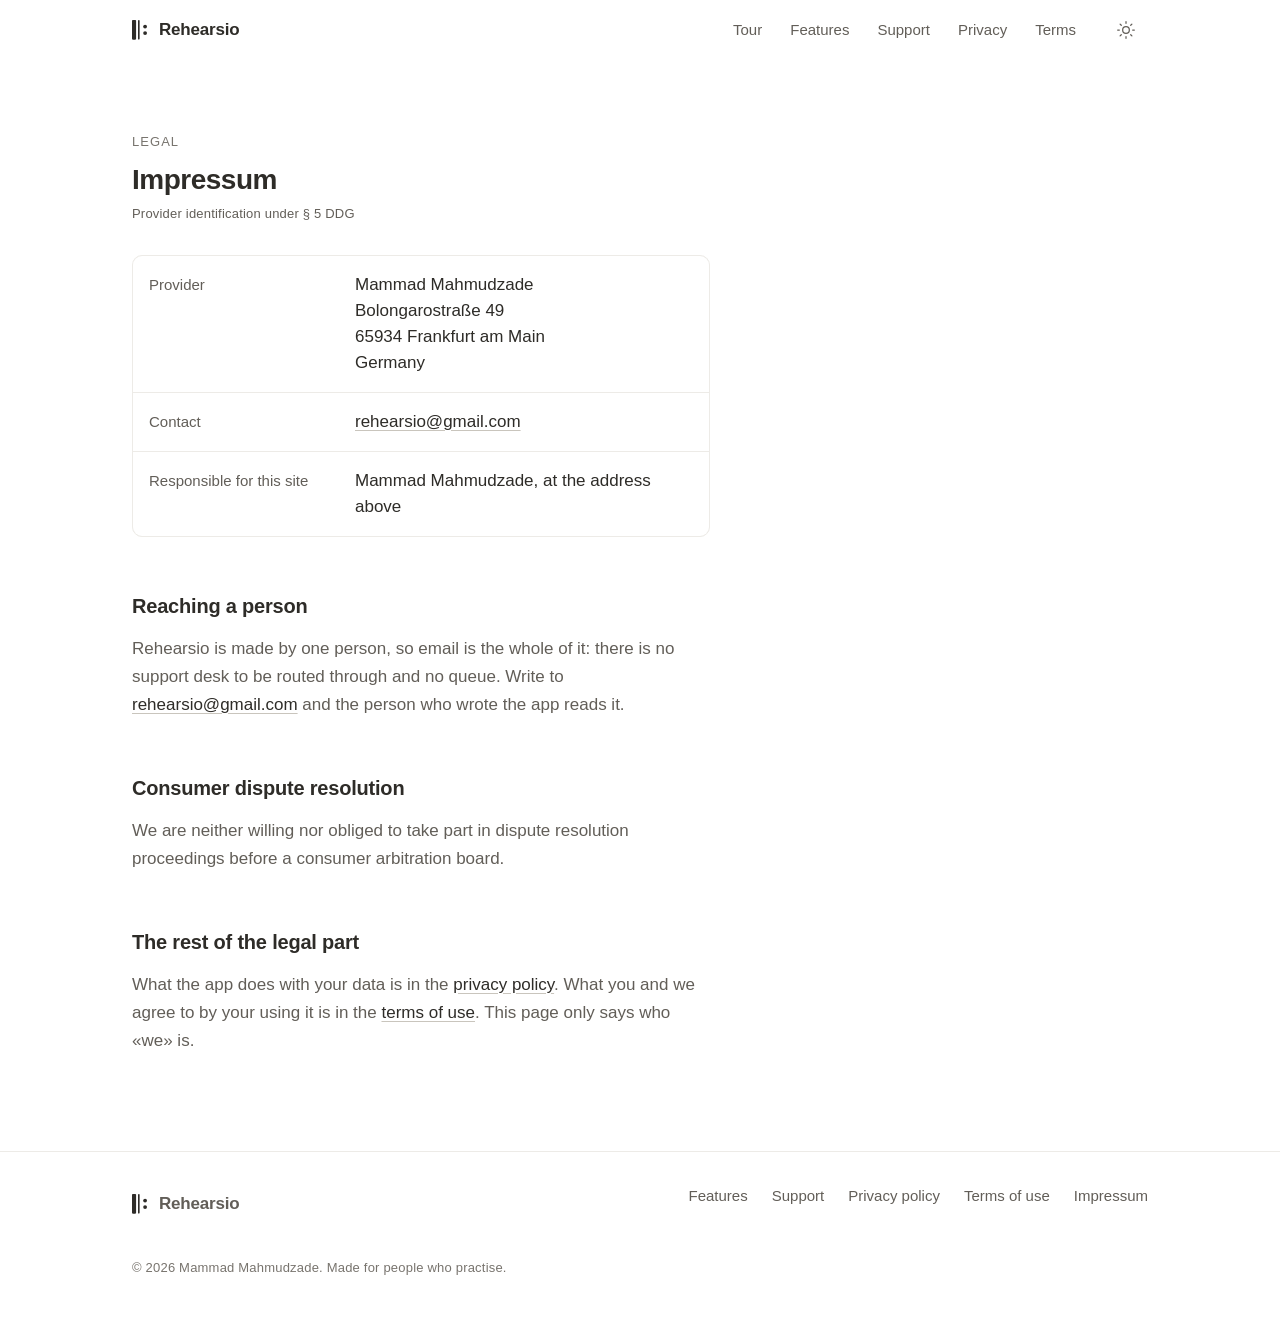
<file: impressum.html>
<!doctype html>
<html lang="en">
  <head>
    <meta charset="utf-8" />
    <meta name="viewport" content="width=device-width, initial-scale=1" />
    <title>Impressum — Rehearsio</title>
    <meta name="description" content="Provider identification for rehearsio.com under § 5 DDG." />
    <meta name="theme-color" content="#191817" />
    <link rel="canonical" href="https://rehearsio.com/impressum" />
    <link rel="icon" href="assets/favicon.svg" type="image/svg+xml" />
    <link rel="stylesheet" href="styles.css" />

    <!-- Set before first paint so a dark-theme reader never sees a white flash. -->
    <script>
      try {
        var t = localStorage.getItem('rehearsio-theme');
        if (t === 'dark' || t === 'light') document.documentElement.setAttribute('data-theme', t);
      } catch (e) {}
    </script>
  </head>

  <body>
    <a class="skip-link" href="#main">Skip to content</a>

    <header class="site-header">
      <div class="wrap site-header__inner">
        <a class="brand" href="/" aria-label="Rehearsio — home">
          <svg class="brand__mark" viewBox="0 0 55 72" fill="currentColor" aria-hidden="true">
            <rect x="0" y="0" width="15" height="72" rx="3" />
            <rect x="22" y="0" width="6" height="72" rx="3" />
            <circle cx="48" cy="24" r="7" />
            <circle cx="48" cy="48" r="7" />
          </svg>
          <span class="brand__name">Rehearsio</span>
        </a>

        <nav class="nav" id="site-nav" aria-label="Primary">
          <a class="nav__link nav__link--wide" href="/#tour">Tour</a>
          <a class="nav__link nav__link--wide" href="/#features">Features</a>
          <a class="nav__link nav__link--wide" href="/#support">Support</a>
          <a class="nav__link" href="/privacy">Privacy</a>
          <a class="nav__link" href="/terms">Terms</a>
        </nav>

        <button class="theme-toggle" type="button" data-theme-toggle aria-label="Switch theme">
          <svg
            class="icon-sun"
            width="20"
            height="20"
            viewBox="0 0 24 24"
            fill="none"
            stroke="currentColor"
            stroke-width="1.5"
            stroke-linecap="round"
            stroke-linejoin="round"
            aria-hidden="true"
          >
            <circle cx="12" cy="12" r="4" />
            <path
              d="M12 2v2M12 20v2M4.93 4.93l1.41 1.41M17.66 17.66l1.41 1.41M2 12h2M20 12h2M6.34 17.66l-1.41 1.41M19.07 4.93l-1.41 1.41"
            />
          </svg>
          <svg
            class="icon-moon"
            width="20"
            height="20"
            viewBox="0 0 24 24"
            fill="none"
            stroke="currentColor"
            stroke-width="1.5"
            stroke-linecap="round"
            stroke-linejoin="round"
            aria-hidden="true"
          >
            <path d="M12 3a6 6 0 0 0 9 9 9 9 0 1 1-9-9Z" />
          </svg>
        </button>
        <!-- On a phone the links above fold into this button. -->
        <button
          class="menu-toggle"
          type="button"
          aria-expanded="false"
          aria-controls="site-nav"
          aria-label="Menu"
          data-menu-toggle
        >
          <span aria-hidden="true"></span><span aria-hidden="true"></span>
        </button>
      </div>
    </header>

    <main id="main" class="doc">
      <div class="wrap">
        <div class="doc__head doc__head--plain">
          <p class="eyebrow">Legal</p>
          <h1 class="title">Impressum</h1>
          <p class="caption muted">Provider identification under § 5 DDG</p>
        </div>

        <div class="prose">
          <dl class="identity">
            <div class="identity__row">
              <dt>Provider</dt>
              <dd>
                Mammad Mahmudzade<br />Bolongarostraße 49<br />65934 Frankfurt am Main<br />Germany
              </dd>
            </div>
            <div class="identity__row">
              <dt>Contact</dt>
              <dd><a href="mailto:rehearsio@gmail.com">rehearsio@gmail.com</a></dd>
            </div>
            <div class="identity__row">
              <dt>Responsible for this site</dt>
              <dd>Mammad Mahmudzade, at the address above</dd>
            </div>
          </dl>

          <section>
            <h2>Reaching a person</h2>
            <p>
              Rehearsio is made by one person, so email is the whole of it: there is no support desk
              to be routed through and no queue. Write to
              <a href="mailto:rehearsio@gmail.com">rehearsio@gmail.com</a> and the person who wrote
              the app reads it.
            </p>
          </section>

          <section>
            <h2>Consumer dispute resolution</h2>
            <p>
              We are neither willing nor obliged to take part in dispute resolution proceedings
              before a consumer arbitration board.
            </p>
          </section>

          <section>
            <h2>The rest of the legal part</h2>
            <p>
              What the app does with your data is in the <a href="/privacy">privacy policy</a>. What
              you and we agree to by your using it is in the <a href="/terms">terms of use</a>. This
              page only says who «we» is.
            </p>
          </section>
        </div>
      </div>
    </main>

    <footer class="site-footer">
      <div class="wrap">
        <div class="site-footer__inner">
          <a class="brand" href="/" aria-label="Rehearsio — home">
            <svg class="brand__mark" viewBox="0 0 55 72" fill="currentColor" aria-hidden="true">
              <rect x="0" y="0" width="15" height="72" rx="3" />
              <rect x="22" y="0" width="6" height="72" rx="3" />
              <circle cx="48" cy="24" r="7" />
              <circle cx="48" cy="48" r="7" />
            </svg>
            <span class="brand__name">Rehearsio</span>
          </a>

          <nav aria-label="Footer">
            <a href="/#features">Features</a>
            <a href="/#support">Support</a>
            <a href="/privacy">Privacy policy</a>
            <a href="/terms">Terms of use</a>
            <a href="/impressum">Impressum</a>
          </nav>
        </div>
        <p class="site-footer__legal">© 2026 Mammad Mahmudzade. Made for people who practise.</p>
      </div>
    </footer>

    <script src="site.js"></script>
  </body>
</html>
</file>
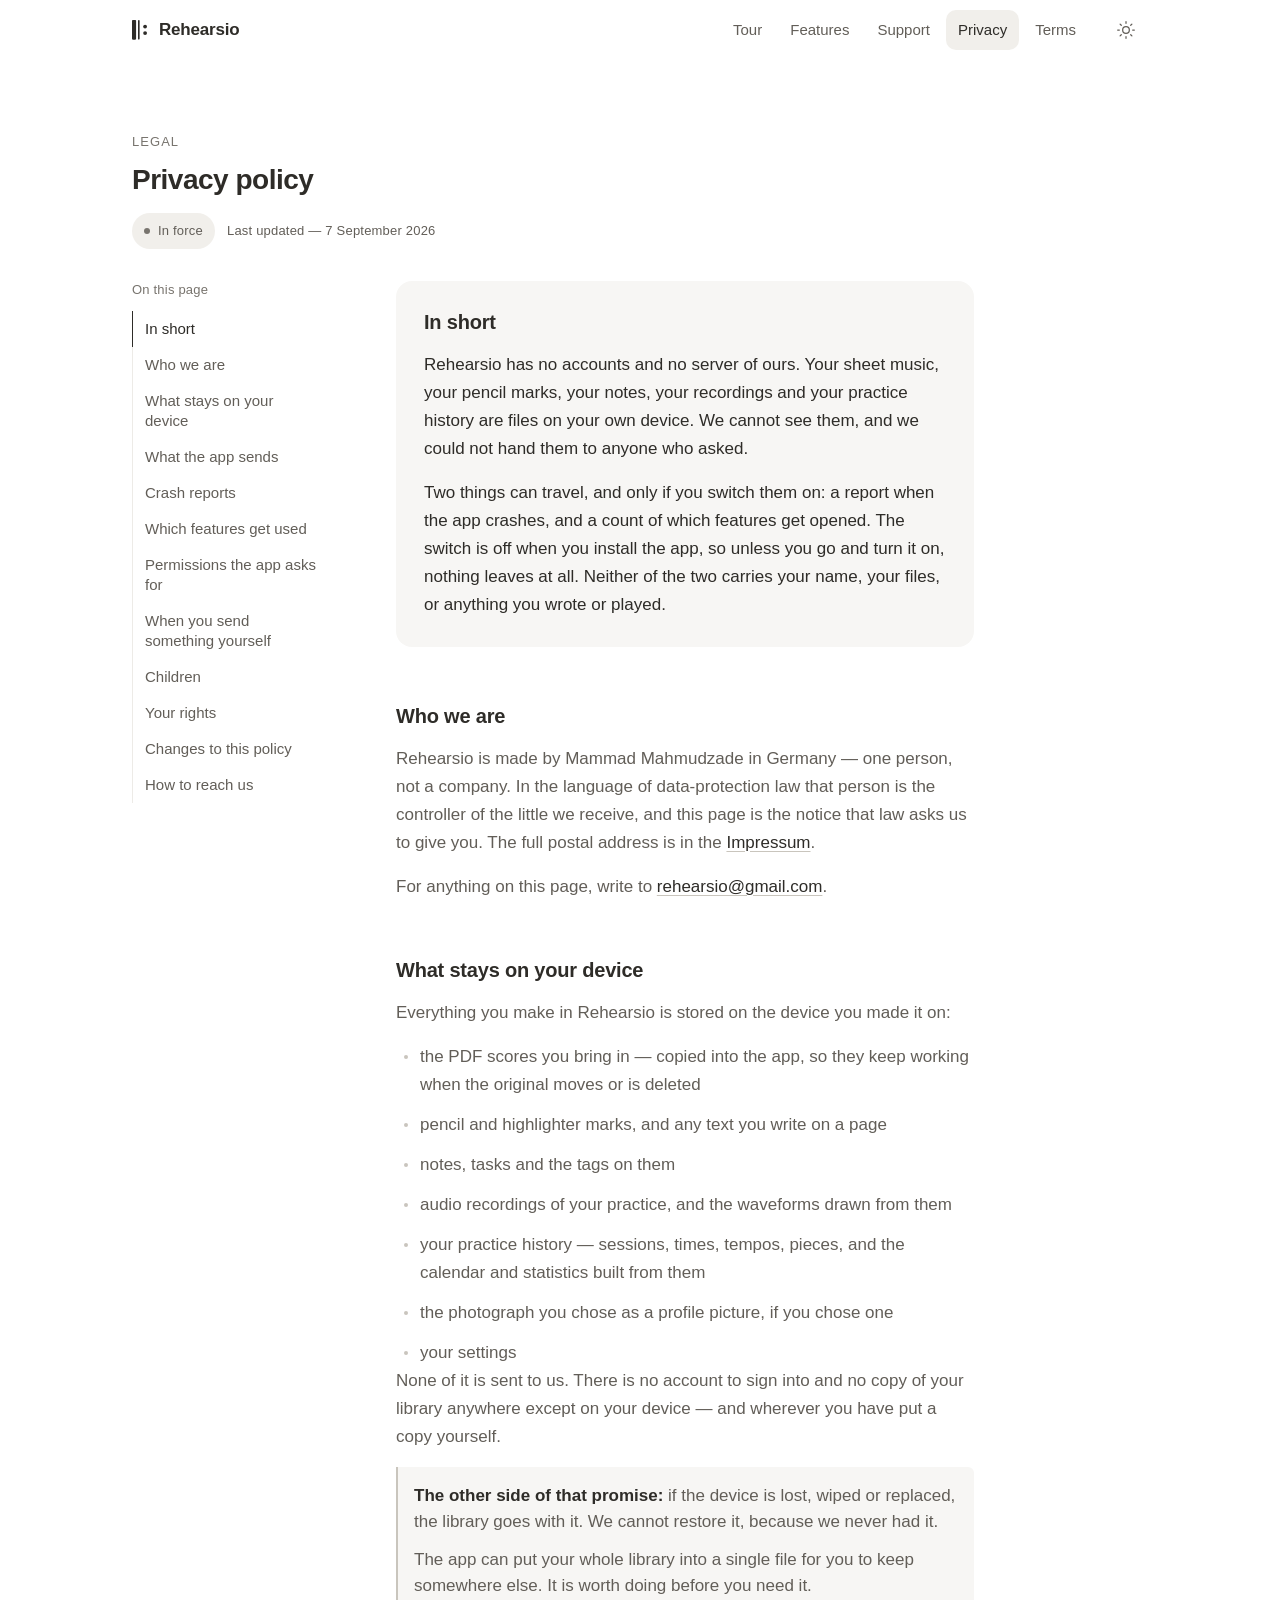
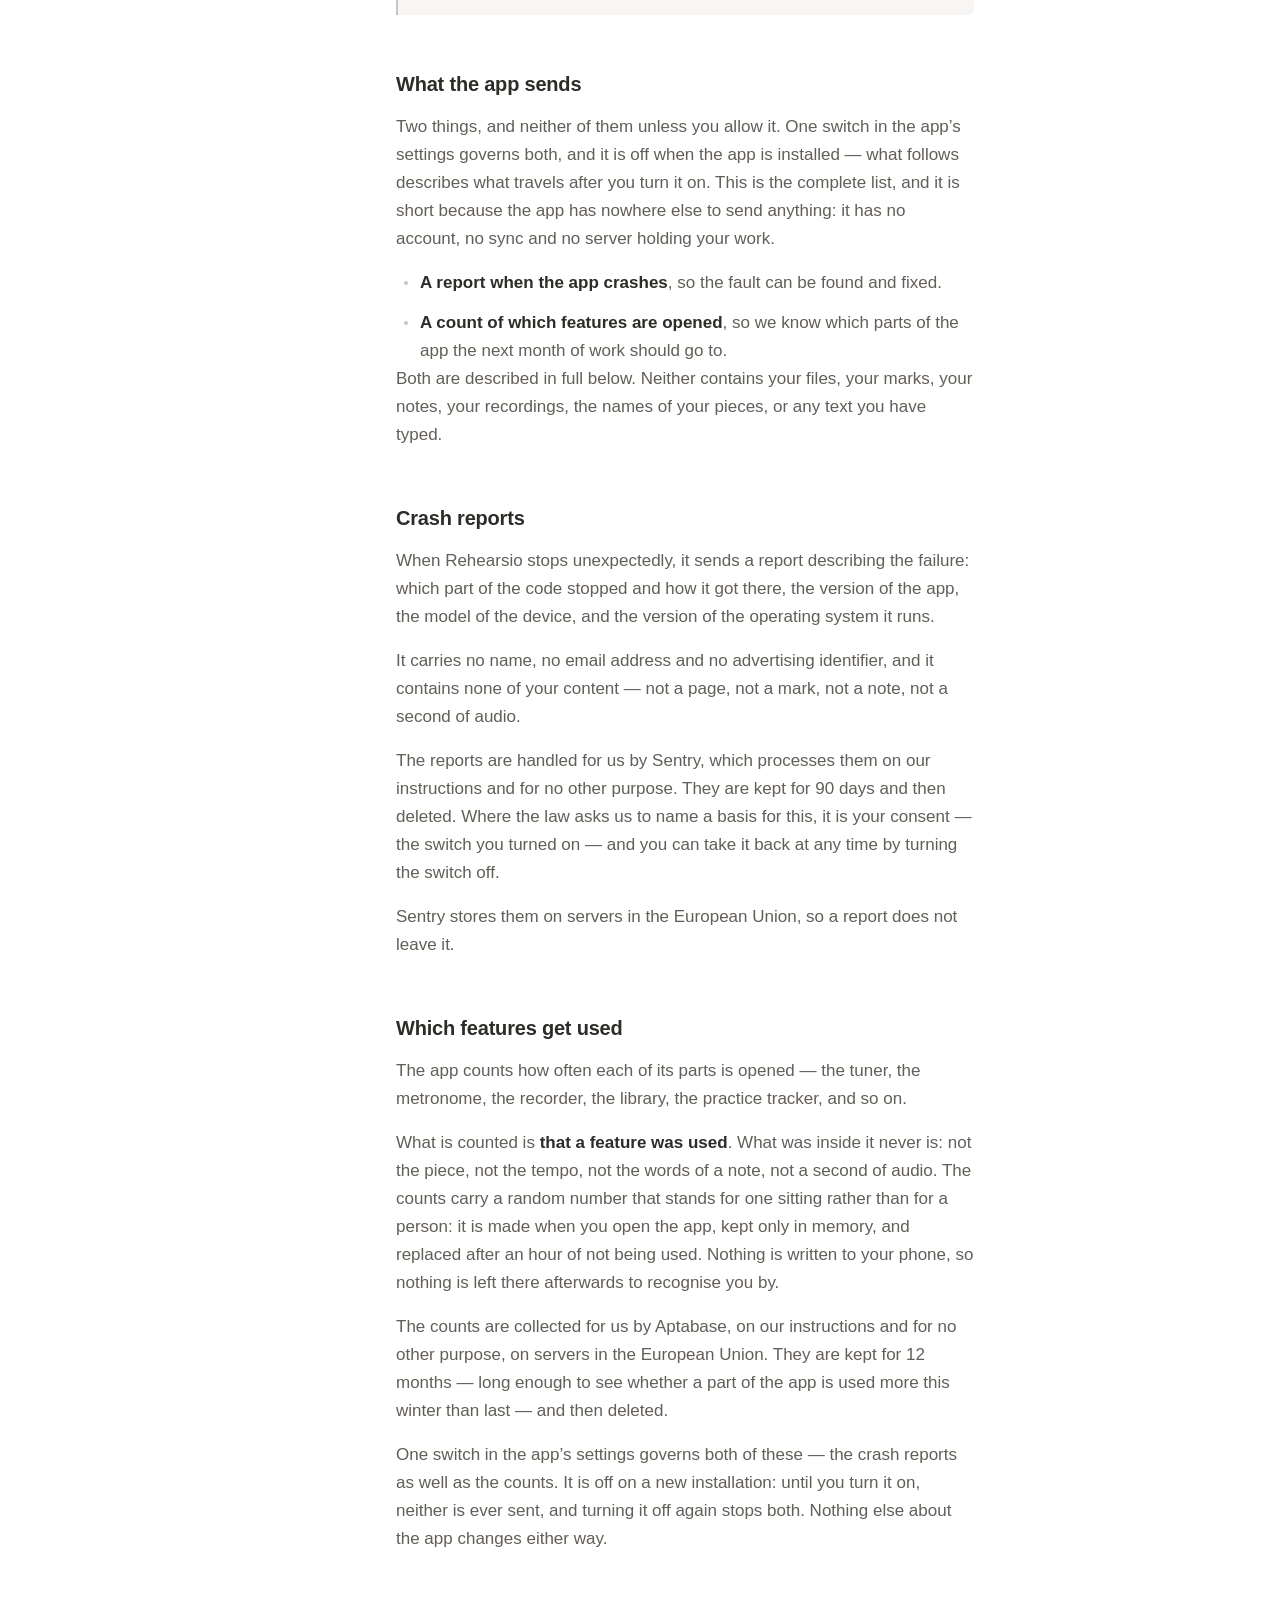
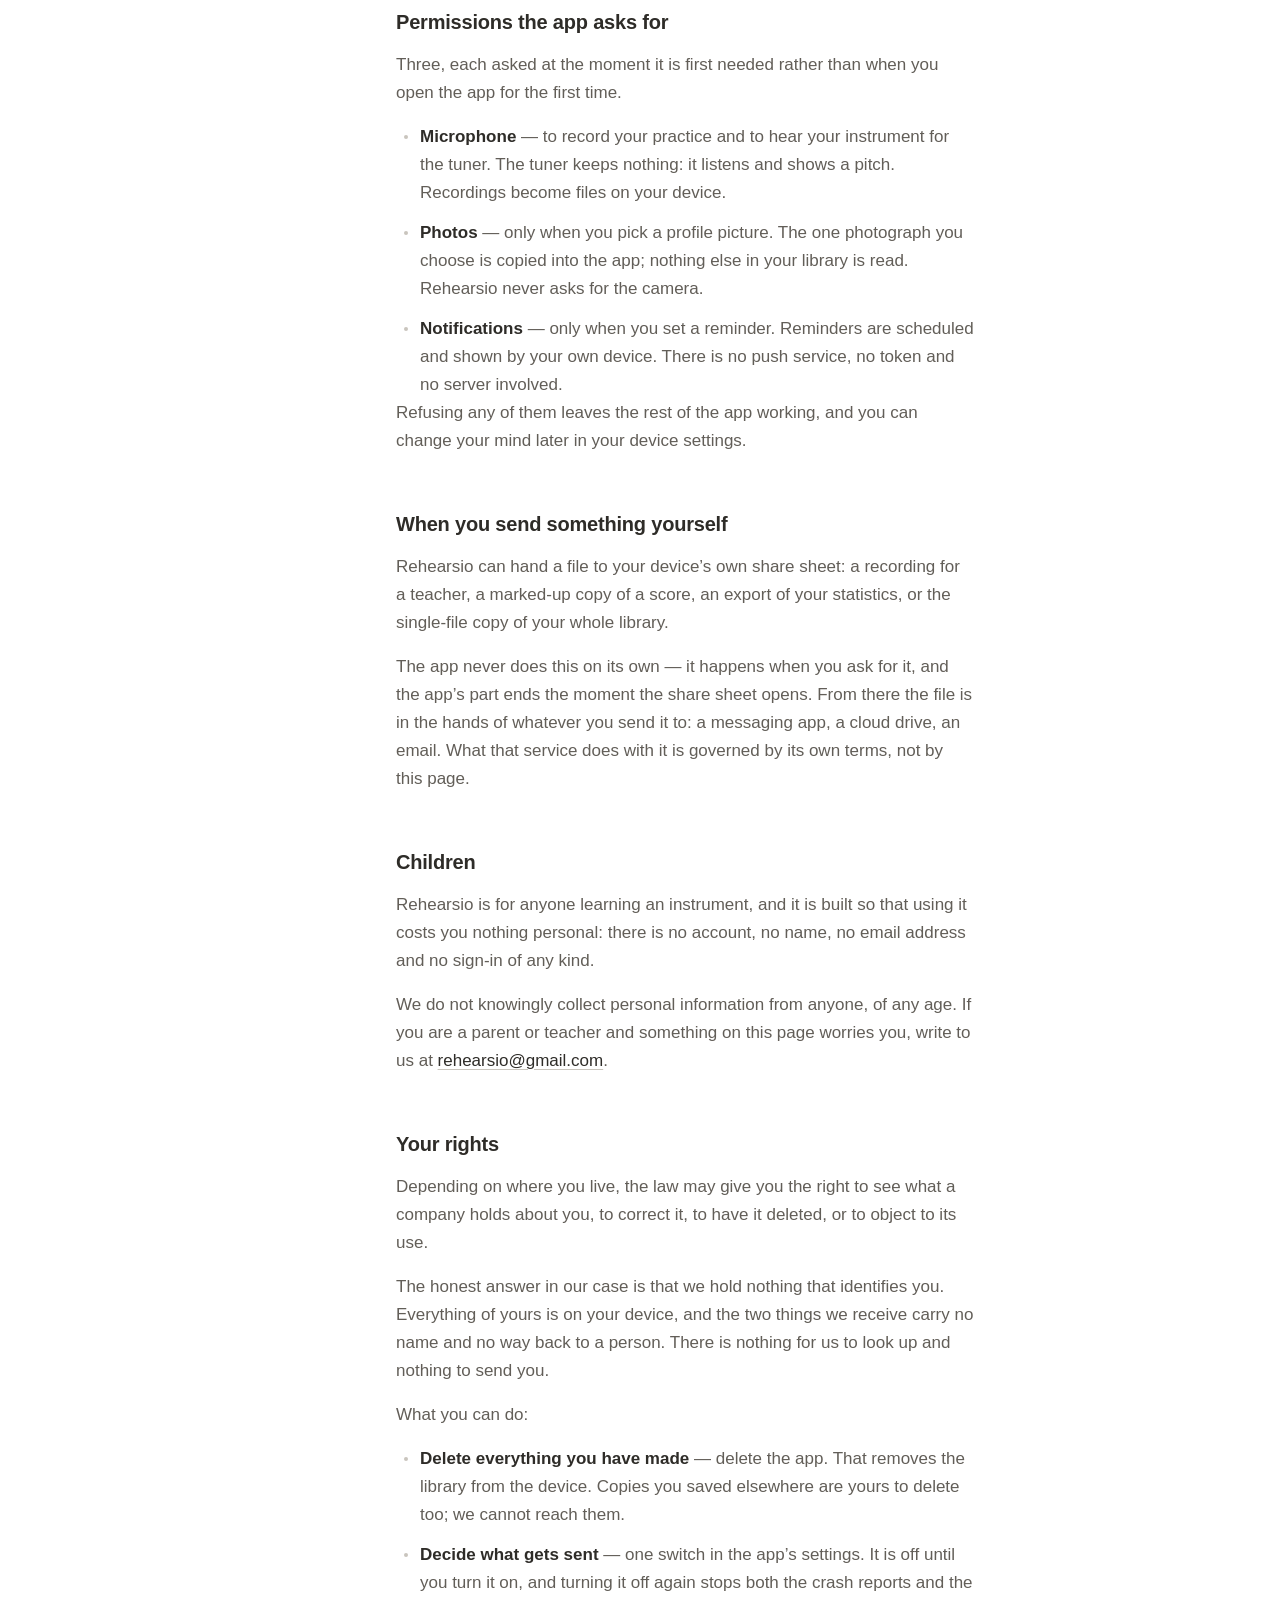
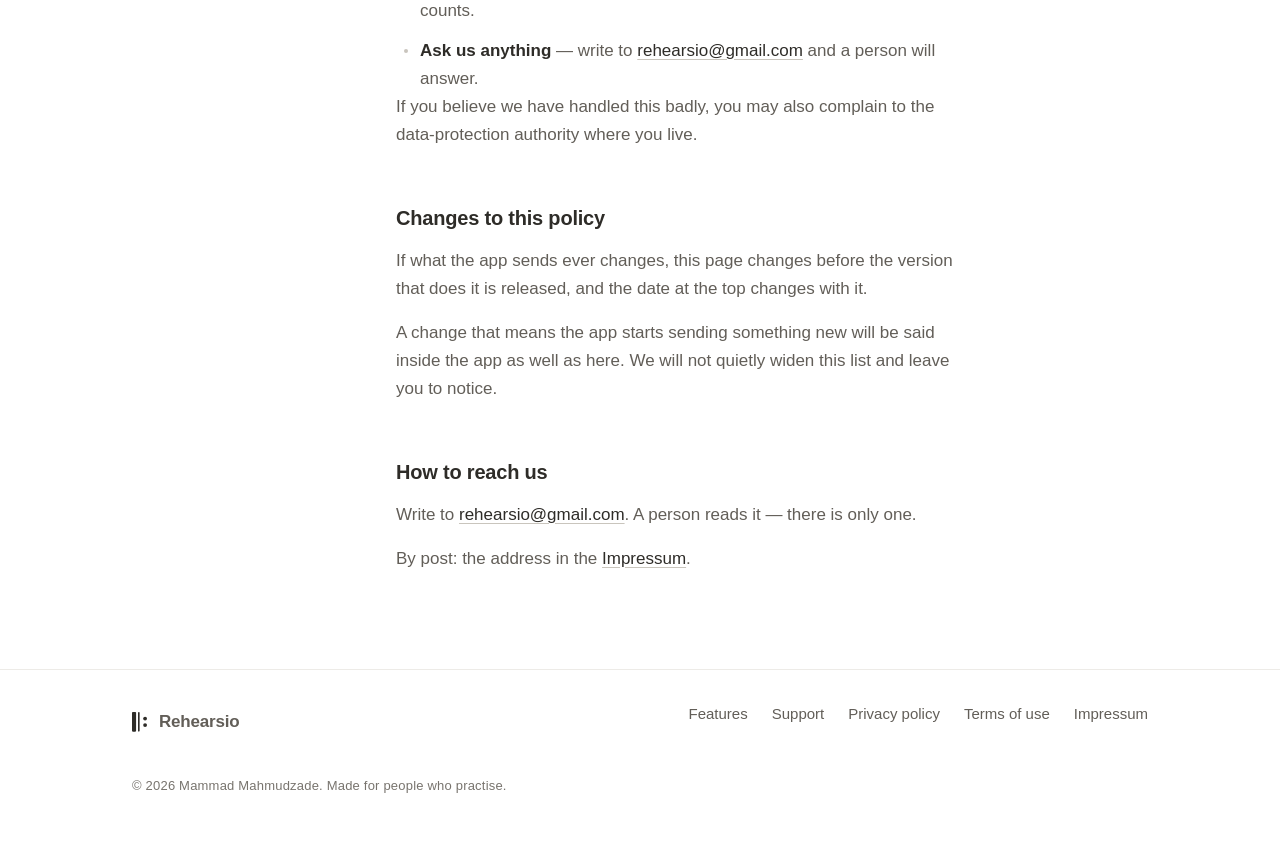
<file: privacy.html>
<!doctype html>
<html lang="en">
  <head>
    <meta charset="utf-8" />
    <meta name="viewport" content="width=device-width, initial-scale=1" />
    <title>Privacy policy — Rehearsio</title>
    <meta
      name="description"
      content="Rehearsio has no accounts and no server. Your scores, marks, notes and recordings stay on your device; only crash reports and anonymous feature counts are sent."
    />
    <meta name="theme-color" content="#191817" />
    <link rel="canonical" href="https://rehearsio.com/privacy" />
    <link rel="icon" href="assets/favicon.svg" type="image/svg+xml" />
    <link rel="stylesheet" href="styles.css" />

    <!-- Set before first paint so a dark-theme reader never sees a white flash. -->
    <script>
      try {
        var t = localStorage.getItem('rehearsio-theme');
        if (t === 'dark' || t === 'light') document.documentElement.setAttribute('data-theme', t);
      } catch (e) {}
    </script>
  </head>

  <body>
    <a class="skip-link" href="#main">Skip to content</a>

    <header class="site-header">
      <div class="wrap site-header__inner">
        <a class="brand" href="/" aria-label="Rehearsio — home">
          <svg class="brand__mark" viewBox="0 0 55 72" fill="currentColor" aria-hidden="true">
            <rect x="0" y="0" width="15" height="72" rx="3" />
            <rect x="22" y="0" width="6" height="72" rx="3" />
            <circle cx="48" cy="24" r="7" />
            <circle cx="48" cy="48" r="7" />
          </svg>
          <span class="brand__name">Rehearsio</span>
        </a>

        <nav class="nav" id="site-nav" aria-label="Primary">
          <a class="nav__link nav__link--wide" href="/#tour">Tour</a>
          <a class="nav__link nav__link--wide" href="/#features">Features</a>
          <a class="nav__link nav__link--wide" href="/#support">Support</a>
          <a class="nav__link" href="/privacy" aria-current="page">Privacy</a>
          <a class="nav__link" href="/terms">Terms</a>
        </nav>

        <button class="theme-toggle" type="button" data-theme-toggle aria-label="Switch theme">
          <svg
            class="icon-sun"
            width="20"
            height="20"
            viewBox="0 0 24 24"
            fill="none"
            stroke="currentColor"
            stroke-width="1.5"
            stroke-linecap="round"
            stroke-linejoin="round"
            aria-hidden="true"
          >
            <circle cx="12" cy="12" r="4" />
            <path
              d="M12 2v2M12 20v2M4.93 4.93l1.41 1.41M17.66 17.66l1.41 1.41M2 12h2M20 12h2M6.34 17.66l-1.41 1.41M19.07 4.93l-1.41 1.41"
            />
          </svg>
          <svg
            class="icon-moon"
            width="20"
            height="20"
            viewBox="0 0 24 24"
            fill="none"
            stroke="currentColor"
            stroke-width="1.5"
            stroke-linecap="round"
            stroke-linejoin="round"
            aria-hidden="true"
          >
            <path d="M12 3a6 6 0 0 0 9 9 9 9 0 1 1-9-9Z" />
          </svg>
        </button>
        <!-- On a phone the links above fold into this button. -->
        <button
          class="menu-toggle"
          type="button"
          aria-expanded="false"
          aria-controls="site-nav"
          aria-label="Menu"
          data-menu-toggle
        >
          <span aria-hidden="true"></span><span aria-hidden="true"></span>
        </button>
      </div>
    </header>

    <main id="main" class="doc">
      <div class="wrap">
        <div class="doc__head">
          <p class="eyebrow">Legal</p>
          <h1 class="title">Privacy policy</h1>
          <div class="doc__meta">
            <span class="chip"><span class="chip__dot"></span>In force</span>
            <span class="caption muted">Last updated — 7 September 2026</span>
          </div>
        </div>

        <div class="doc__grid">
          <nav class="toc" aria-label="On this page">
            <p class="toc__title caption">On this page</p>
            <ol>
              <li><a href="#in-short">In short</a></li>
              <li><a href="#who-we-are">Who we are</a></li>
              <li><a href="#on-your-device">What stays on your device</a></li>
              <li><a href="#what-we-send">What the app sends</a></li>
              <li><a href="#crash-reports">Crash reports</a></li>
              <li><a href="#usage">Which features get used</a></li>
              <li><a href="#permissions">Permissions the app asks for</a></li>
              <li><a href="#sharing">When you send something yourself</a></li>
              <li><a href="#children">Children</a></li>
              <li><a href="#rights">Your rights</a></li>
              <li><a href="#changes">Changes to this policy</a></li>
              <li><a href="#contact">How to reach us</a></li>
            </ol>
          </nav>

          <article class="prose">
            <div class="summary">
              <h2 id="in-short">In short</h2>
              <p>
                Rehearsio has no accounts and no server of ours. Your sheet music, your pencil
                marks, your notes, your recordings and your practice history are files on your own
                device. We cannot see them, and we could not hand them to anyone who asked.
              </p>
              <p>
                Two things can travel, and only if you switch them on: a report when the app
                crashes, and a count of which features get opened. The switch is off when you
                install the app, so unless you go and turn it on, nothing leaves at all. Neither of
                the two carries your name, your files, or anything you wrote or played.
              </p>
            </div>

            <section>
              <h2 id="who-we-are">Who we are</h2>
              <p>
                Rehearsio is made by Mammad Mahmudzade in Germany — one person, not a company. In
                the language of data-protection law that person is the controller of the little we
                receive, and this page is the notice that law asks us to give you. The full postal
                address is in the <a href="/impressum">Impressum</a>.
              </p>
              <p>
                For anything on this page, write to
                <a href="mailto:rehearsio@gmail.com">rehearsio@gmail.com</a>.
              </p>
            </section>

            <section>
              <h2 id="on-your-device">What stays on your device</h2>
              <p>Everything you make in Rehearsio is stored on the device you made it on:</p>
              <ul>
                <li>
                  the PDF scores you bring in — copied into the app, so they keep working when the
                  original moves or is deleted
                </li>
                <li>pencil and highlighter marks, and any text you write on a page</li>
                <li>notes, tasks and the tags on them</li>
                <li>audio recordings of your practice, and the waveforms drawn from them</li>
                <li>
                  your practice history — sessions, times, tempos, pieces, and the calendar and
                  statistics built from them
                </li>
                <li>the photograph you chose as a profile picture, if you chose one</li>
                <li>your settings</li>
              </ul>
              <p>
                None of it is sent to us. There is no account to sign into and no copy of your
                library anywhere except on your device — and wherever you have put a copy yourself.
              </p>
              <div class="aside">
                <p>
                  <strong>The other side of that promise:</strong> if the device is lost, wiped or
                  replaced, the library goes with it. We cannot restore it, because we never had it.
                </p>
                <p>
                  The app can put your whole library into a single file for you to keep somewhere
                  else. It is worth doing before you need it.
                </p>
              </div>
            </section>

            <section>
              <h2 id="what-we-send">What the app sends</h2>
              <p>
                Two things, and neither of them unless you allow it. One switch in the app’s
                settings governs both, and it is off when the app is installed — what follows
                describes what travels after you turn it on. This is the complete list, and it is
                short because the app has nowhere else to send anything: it has no account, no sync
                and no server holding your work.
              </p>
              <ul>
                <li>
                  <strong>A report when the app crashes</strong>, so the fault can be found and
                  fixed.
                </li>
                <li>
                  <strong>A count of which features are opened</strong>, so we know which parts of
                  the app the next month of work should go to.
                </li>
              </ul>
              <p>
                Both are described in full below. Neither contains your files, your marks, your
                notes, your recordings, the names of your pieces, or any text you have typed.
              </p>
            </section>

            <section>
              <h2 id="crash-reports">Crash reports</h2>
              <p>
                When Rehearsio stops unexpectedly, it sends a report describing the failure: which
                part of the code stopped and how it got there, the version of the app, the model of
                the device, and the version of the operating system it runs.
              </p>
              <p>
                It carries no name, no email address and no advertising identifier, and it contains
                none of your content — not a page, not a mark, not a note, not a second of audio.
              </p>
              <p>
                The reports are handled for us by Sentry, which processes them on our instructions
                and for no other purpose. They are kept for 90 days and then deleted. Where the law
                asks us to name a basis for this, it is your consent — the switch you turned on — and
                you can take it back at any time by turning the switch off.
              </p>
              <p>
                Sentry stores them on servers in the European Union, so a report does not leave it.
              </p>
            </section>

            <section>
              <h2 id="usage">Which features get used</h2>
              <p>
                The app counts how often each of its parts is opened — the tuner, the metronome, the
                recorder, the library, the practice tracker, and so on.
              </p>
              <p>
                What is counted is <strong>that a feature was used</strong>. What was inside it
                never is: not the piece, not the tempo, not the words of a note, not a second of
                audio. The counts carry a random number that stands for one
                sitting rather than for a person: it is made when you open the app, kept only in
                memory, and replaced after an hour of not being used. Nothing is written to your
                phone, so nothing is left there afterwards to recognise you by.
              </p>
              <p>
                The counts are collected for us by Aptabase, on our instructions and for no other
                purpose, on servers in the European Union. They are kept for 12 months — long enough
                to see whether a part of the app is used more this winter than last — and then
                deleted.
              </p>
              <p>
                One switch in the app’s settings governs both of these — the crash reports as well
                as the counts. It is off on a new installation: until you turn it on, neither is
                ever sent, and turning it off again stops both. Nothing else about the app changes
                either way.
              </p>
            </section>

            <section>
              <h2 id="permissions">Permissions the app asks for</h2>
              <p>
                Three, each asked at the moment it is first needed rather than when you open the app
                for the first time.
              </p>
              <ul>
                <li>
                  <strong>Microphone</strong> — to record your practice and to hear your instrument
                  for the tuner. The tuner keeps nothing: it listens and shows a pitch. Recordings
                  become files on your device.
                </li>
                <li>
                  <strong>Photos</strong> — only when you pick a profile picture. The one photograph
                  you choose is copied into the app; nothing else in your library is read. Rehearsio
                  never asks for the camera.
                </li>
                <li>
                  <strong>Notifications</strong> — only when you set a reminder. Reminders are
                  scheduled and shown by your own device. There is no push service, no token and no
                  server involved.
                </li>
              </ul>
              <p>
                Refusing any of them leaves the rest of the app working, and you can change your
                mind later in your device settings.
              </p>
            </section>

            <section>
              <h2 id="sharing">When you send something yourself</h2>
              <p>
                Rehearsio can hand a file to your device’s own share sheet: a recording for a
                teacher, a marked-up copy of a score, an export of your statistics, or the
                single-file copy of your whole library.
              </p>
              <p>
                The app never does this on its own — it happens when you ask for it, and the app’s
                part ends the moment the share sheet opens. From there the file is in the hands of
                whatever you send it to: a messaging app, a cloud drive, an email. What that service
                does with it is governed by its own terms, not by this page.
              </p>
            </section>

            <section>
              <h2 id="children">Children</h2>
              <p>
                Rehearsio is for anyone learning an instrument, and it is built so that using it
                costs you nothing personal: there is no account, no name, no email address and no
                sign-in of any kind.
              </p>
              <p>
                We do not knowingly collect personal information from anyone, of any age. If you are
                a parent or teacher and something on this page worries you, write to us at
                <a href="mailto:rehearsio@gmail.com">rehearsio@gmail.com</a>.
              </p>
            </section>

            <section>
              <h2 id="rights">Your rights</h2>
              <p>
                Depending on where you live, the law may give you the right to see what a company
                holds about you, to correct it, to have it deleted, or to object to its use.
              </p>
              <p>
                The honest answer in our case is that we hold nothing that identifies you.
                Everything of yours is on your device, and the two things we receive carry no name
                and no way back to a person. There is nothing for us to look up and nothing to send
                you.
              </p>
              <p>What you can do:</p>
              <ul>
                <li>
                  <strong>Delete everything you have made</strong> — delete the app. That removes
                  the library from the device. Copies you saved elsewhere are yours to delete too;
                  we cannot reach them.
                </li>
                <li>
                  <strong>Decide what gets sent</strong> — one switch in the app’s settings. It is
                  off until you turn it on, and turning it off again stops both the crash reports
                  and the counts.
                </li>
                <li>
                  <strong>Ask us anything</strong> — write to
                  <a href="mailto:rehearsio@gmail.com">rehearsio@gmail.com</a> and a person will
                  answer.
                </li>
              </ul>
              <p>
                If you believe we have handled this badly, you may also complain to the
                data-protection authority where you live.
              </p>
            </section>

            <section>
              <h2 id="changes">Changes to this policy</h2>
              <p>
                If what the app sends ever changes, this page changes before the version that does
                it is released, and the date at the top changes with it.
              </p>
              <p>
                A change that means the app starts sending something new will be said inside the app
                as well as here. We will not quietly widen this list and leave you to notice.
              </p>
            </section>

            <section>
              <h2 id="contact">How to reach us</h2>
              <p>
                Write to <a href="mailto:rehearsio@gmail.com">rehearsio@gmail.com</a>. A person
                reads it — there is only one.
              </p>
              <p>By post: the address in the <a href="/impressum">Impressum</a>.</p>
            </section>
          </article>
        </div>
      </div>
    </main>

    <footer class="site-footer">
      <div class="wrap">
        <div class="site-footer__inner">
          <a class="brand" href="/" aria-label="Rehearsio — home">
            <svg class="brand__mark" viewBox="0 0 55 72" fill="currentColor" aria-hidden="true">
              <rect x="0" y="0" width="15" height="72" rx="3" />
              <rect x="22" y="0" width="6" height="72" rx="3" />
              <circle cx="48" cy="24" r="7" />
              <circle cx="48" cy="48" r="7" />
            </svg>
            <span class="brand__name">Rehearsio</span>
          </a>

          <nav aria-label="Footer">
            <a href="/#features">Features</a>
            <a href="/#support">Support</a>
            <a href="/privacy">Privacy policy</a>
            <a href="/terms">Terms of use</a>
            <a href="/impressum">Impressum</a>
          </nav>
        </div>
        <p class="site-footer__legal">© 2026 Mammad Mahmudzade. Made for people who practise.</p>
      </div>
    </footer>

    <script src="site.js"></script>
  </body>
</html>
</file>
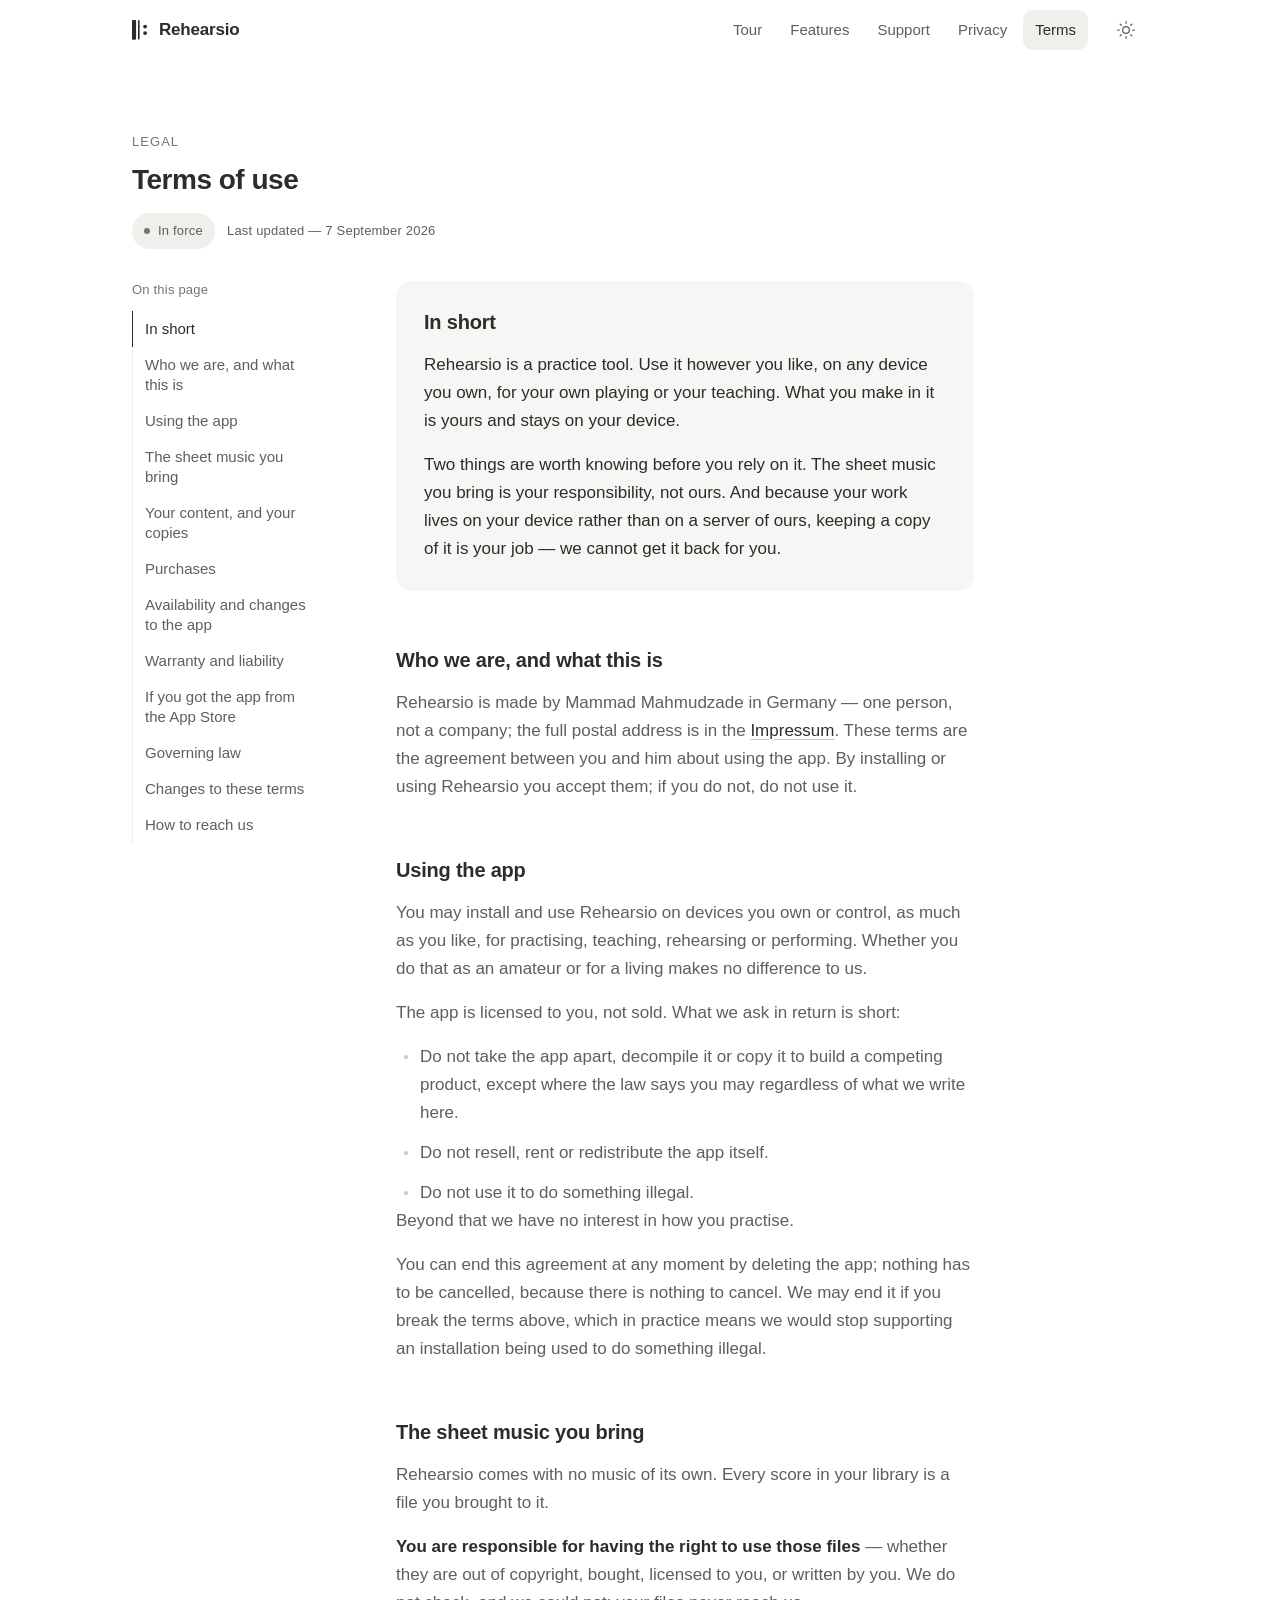
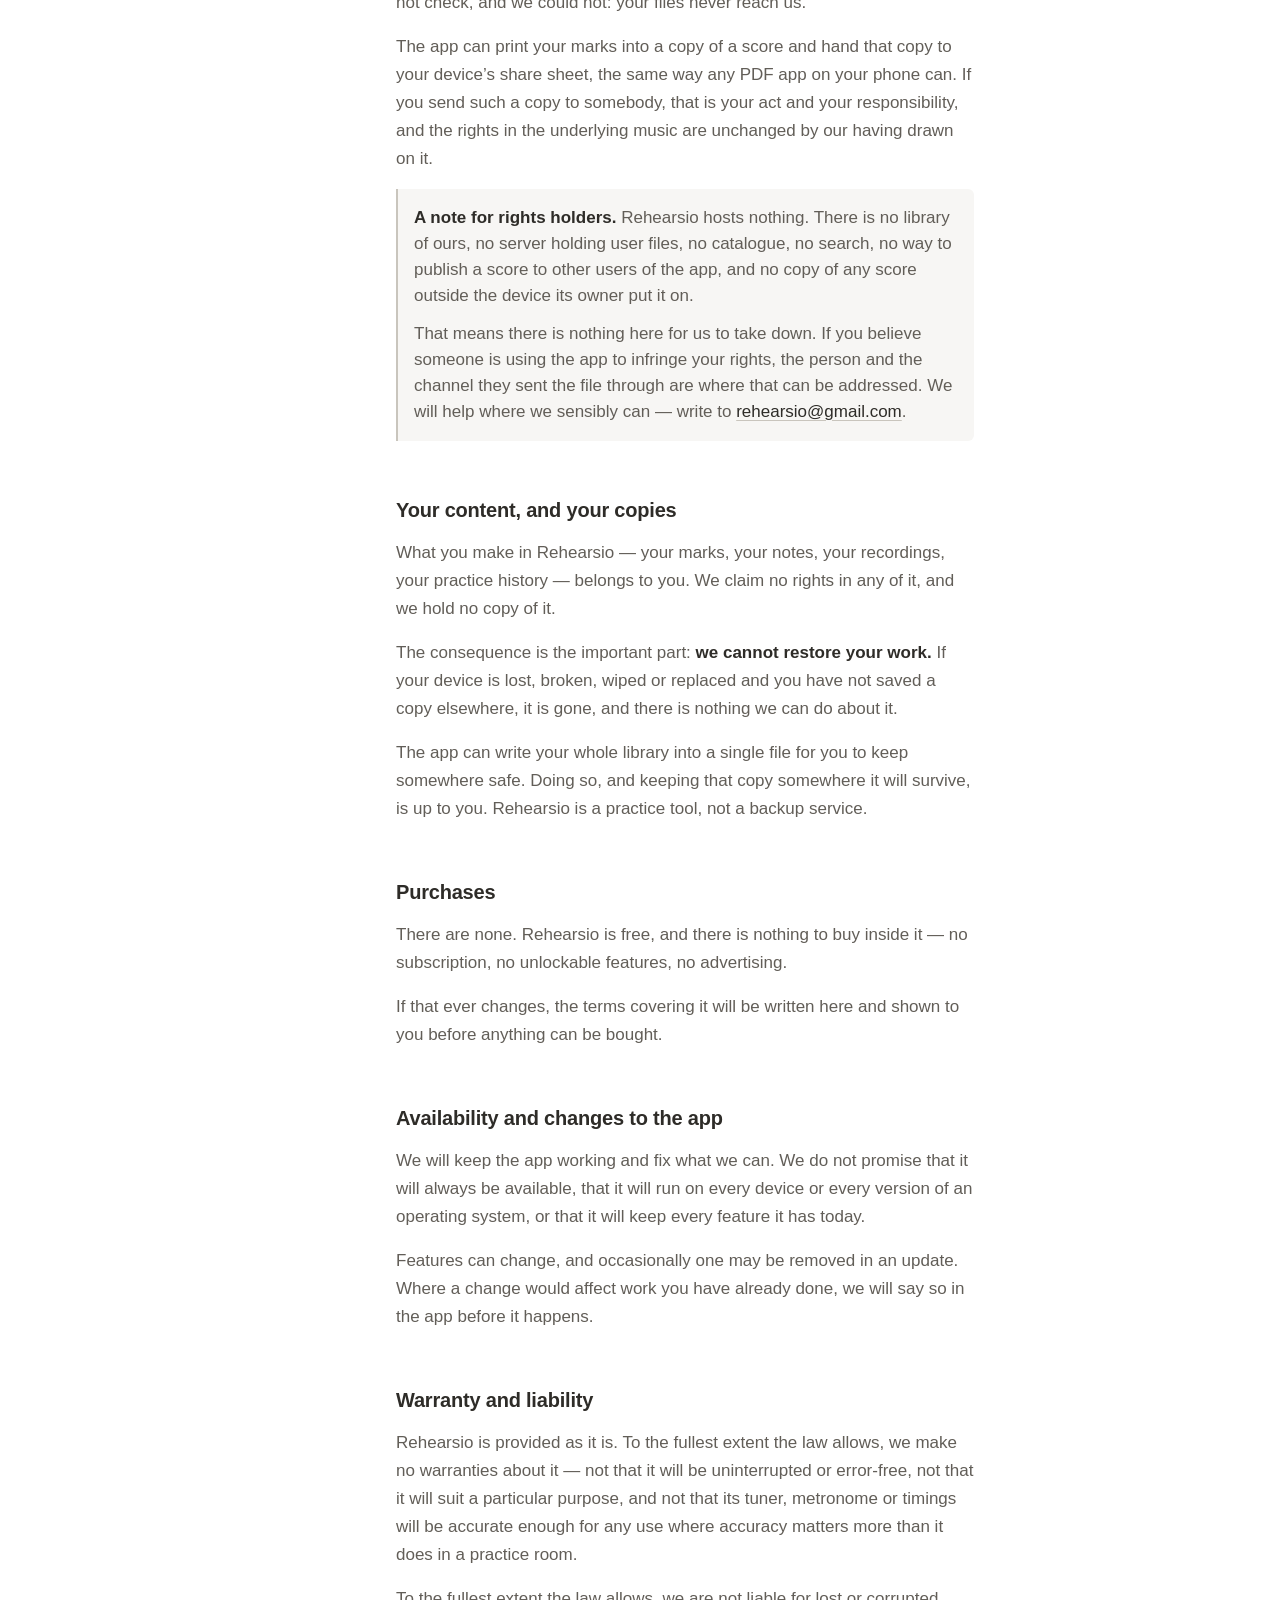
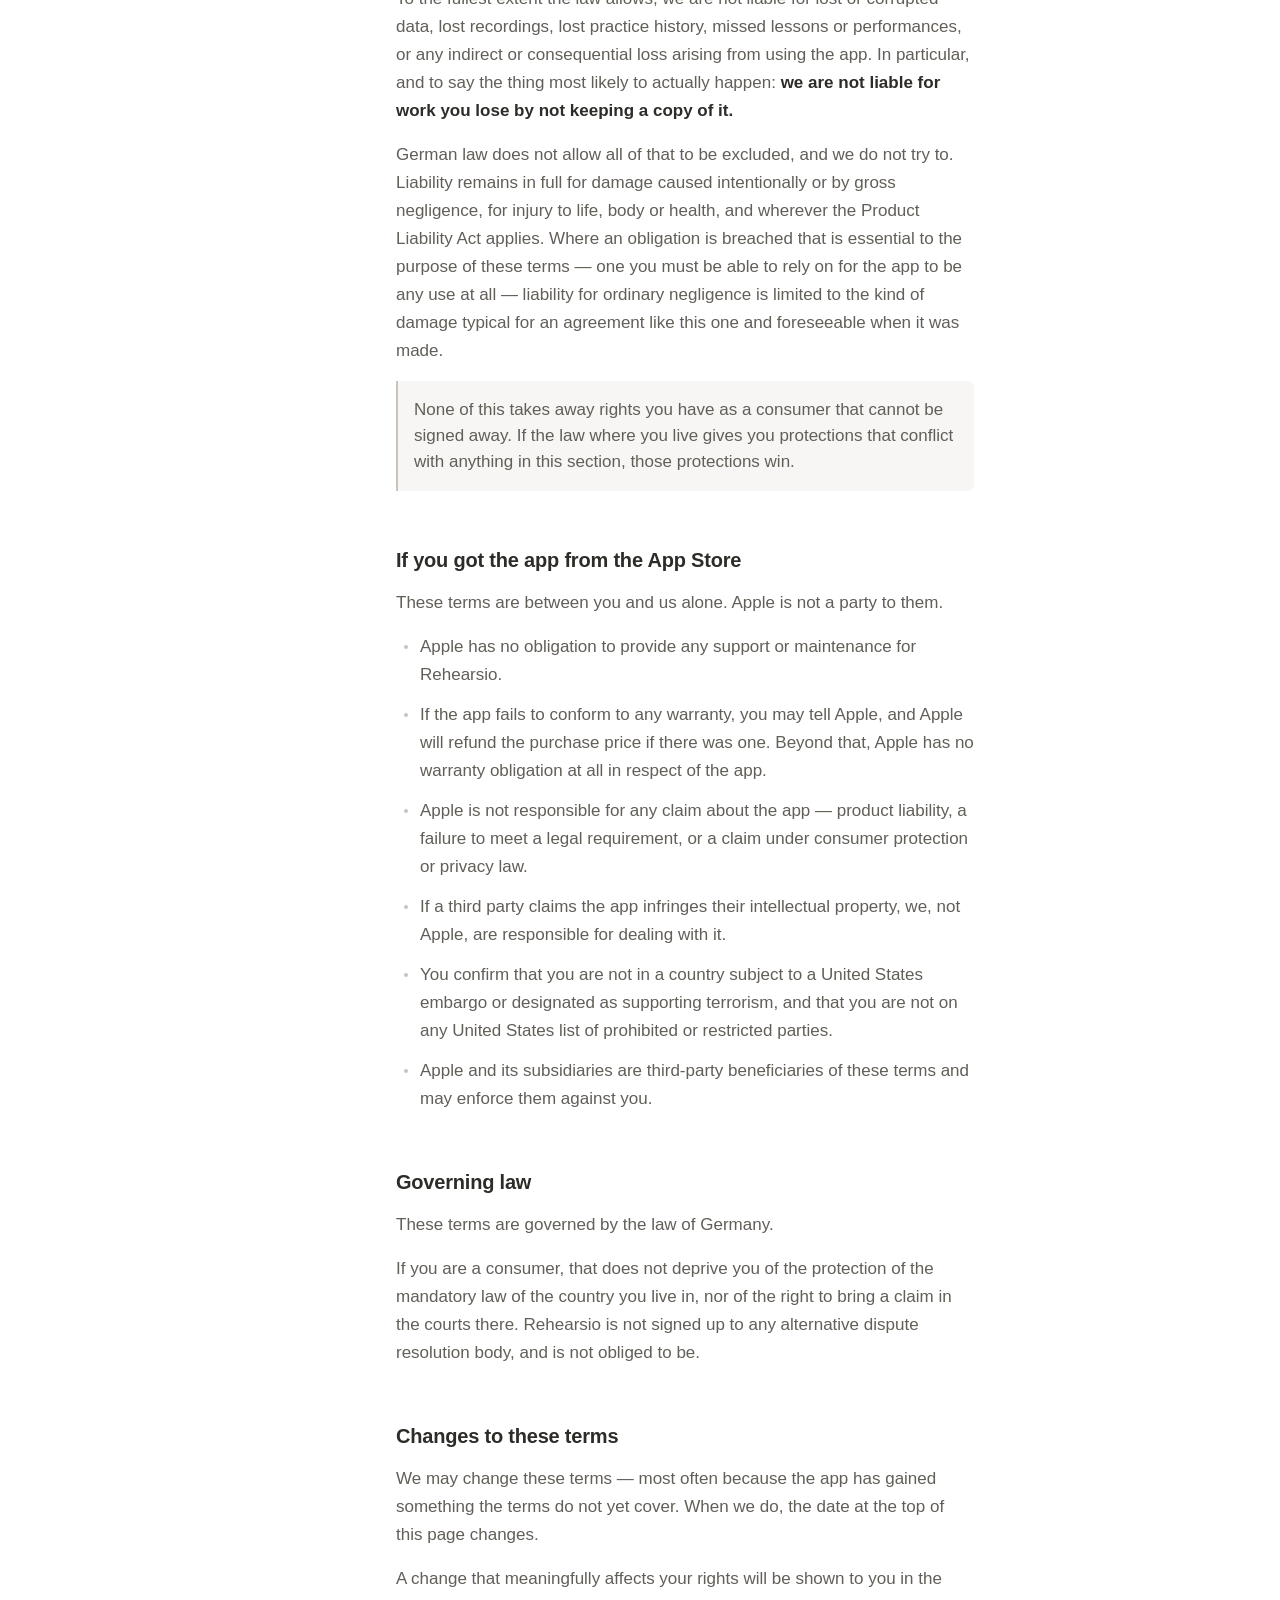
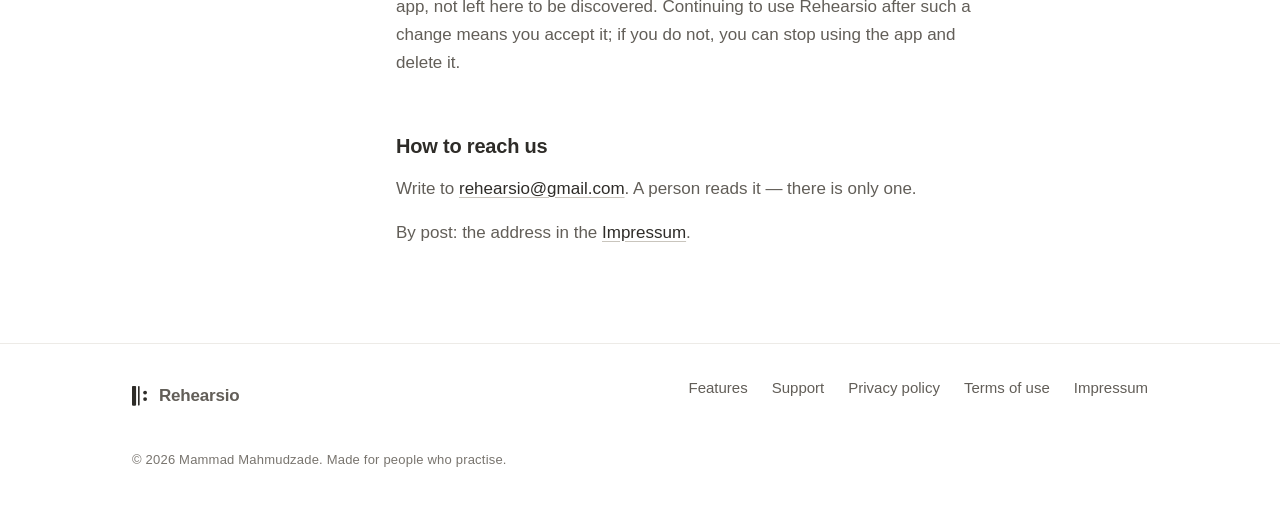
<file: terms.html>
<!doctype html>
<html lang="en">
  <head>
    <meta charset="utf-8" />
    <meta name="viewport" content="width=device-width, initial-scale=1" />
    <title>Terms of use — Rehearsio</title>
    <meta
      name="description"
      content="The terms you agree to when you use Rehearsio: what you may do with the app, who is responsible for the sheet music you bring, and what we do and do not promise."
    />
    <meta name="theme-color" content="#191817" />
    <link rel="canonical" href="https://rehearsio.com/terms" />
    <link rel="icon" href="assets/favicon.svg" type="image/svg+xml" />
    <link rel="stylesheet" href="styles.css" />

    <!-- Set before first paint so a dark-theme reader never sees a white flash. -->
    <script>
      try {
        var t = localStorage.getItem('rehearsio-theme');
        if (t === 'dark' || t === 'light') document.documentElement.setAttribute('data-theme', t);
      } catch (e) {}
    </script>
  </head>

  <body>
    <a class="skip-link" href="#main">Skip to content</a>

    <header class="site-header">
      <div class="wrap site-header__inner">
        <a class="brand" href="/" aria-label="Rehearsio — home">
          <svg class="brand__mark" viewBox="0 0 55 72" fill="currentColor" aria-hidden="true">
            <rect x="0" y="0" width="15" height="72" rx="3" />
            <rect x="22" y="0" width="6" height="72" rx="3" />
            <circle cx="48" cy="24" r="7" />
            <circle cx="48" cy="48" r="7" />
          </svg>
          <span class="brand__name">Rehearsio</span>
        </a>

        <nav class="nav" id="site-nav" aria-label="Primary">
          <a class="nav__link nav__link--wide" href="/#tour">Tour</a>
          <a class="nav__link nav__link--wide" href="/#features">Features</a>
          <a class="nav__link nav__link--wide" href="/#support">Support</a>
          <a class="nav__link" href="/privacy">Privacy</a>
          <a class="nav__link" href="/terms" aria-current="page">Terms</a>
        </nav>

        <button class="theme-toggle" type="button" data-theme-toggle aria-label="Switch theme">
          <svg
            class="icon-sun"
            width="20"
            height="20"
            viewBox="0 0 24 24"
            fill="none"
            stroke="currentColor"
            stroke-width="1.5"
            stroke-linecap="round"
            stroke-linejoin="round"
            aria-hidden="true"
          >
            <circle cx="12" cy="12" r="4" />
            <path
              d="M12 2v2M12 20v2M4.93 4.93l1.41 1.41M17.66 17.66l1.41 1.41M2 12h2M20 12h2M6.34 17.66l-1.41 1.41M19.07 4.93l-1.41 1.41"
            />
          </svg>
          <svg
            class="icon-moon"
            width="20"
            height="20"
            viewBox="0 0 24 24"
            fill="none"
            stroke="currentColor"
            stroke-width="1.5"
            stroke-linecap="round"
            stroke-linejoin="round"
            aria-hidden="true"
          >
            <path d="M12 3a6 6 0 0 0 9 9 9 9 0 1 1-9-9Z" />
          </svg>
        </button>
        <!-- On a phone the links above fold into this button. -->
        <button
          class="menu-toggle"
          type="button"
          aria-expanded="false"
          aria-controls="site-nav"
          aria-label="Menu"
          data-menu-toggle
        >
          <span aria-hidden="true"></span><span aria-hidden="true"></span>
        </button>
      </div>
    </header>

    <main id="main" class="doc">
      <div class="wrap">
        <div class="doc__head">
          <p class="eyebrow">Legal</p>
          <h1 class="title">Terms of use</h1>
          <div class="doc__meta">
            <span class="chip"><span class="chip__dot"></span>In force</span>
            <span class="caption muted">Last updated — 7 September 2026</span>
          </div>
        </div>

        <div class="doc__grid">
          <nav class="toc" aria-label="On this page">
            <p class="toc__title caption">On this page</p>
            <ol>
              <li><a href="#in-short">In short</a></li>
              <li><a href="#who-we-are">Who we are, and what this is</a></li>
              <li><a href="#using">Using the app</a></li>
              <li><a href="#your-scores">The sheet music you bring</a></li>
              <li><a href="#your-content">Your content, and your copies</a></li>
              <li><a href="#purchases">Purchases</a></li>
              <li><a href="#availability">Availability and changes to the app</a></li>
              <li><a href="#liability">Warranty and liability</a></li>
              <li><a href="#apple">If you got the app from the App Store</a></li>
              <li><a href="#governing-law">Governing law</a></li>
              <li><a href="#term-changes">Changes to these terms</a></li>
              <li><a href="#contact">How to reach us</a></li>
            </ol>
          </nav>

          <article class="prose">
            <div class="summary">
              <h2 id="in-short">In short</h2>
              <p>
                Rehearsio is a practice tool. Use it however you like, on any device you own, for
                your own playing or your teaching. What you make in it is yours and stays on your
                device.
              </p>
              <p>
                Two things are worth knowing before you rely on it. The sheet music you bring is
                your responsibility, not ours. And because your work lives on your device rather
                than on a server of ours, keeping a copy of it is your job — we cannot get it back
                for you.
              </p>
            </div>

            <section>
              <h2 id="who-we-are">Who we are, and what this is</h2>
              <p>
                Rehearsio is made by Mammad Mahmudzade in Germany — one person, not a company; the
                full postal address is in the <a href="/impressum">Impressum</a>. These terms are
                the agreement between you and him about using the app. By installing or using
                Rehearsio you accept them; if you do not, do not use it.
              </p>
            </section>

            <section>
              <h2 id="using">Using the app</h2>
              <p>
                You may install and use Rehearsio on devices you own or control, as much as you
                like, for practising, teaching, rehearsing or performing. Whether you do that as an
                amateur or for a living makes no difference to us.
              </p>
              <p>The app is licensed to you, not sold. What we ask in return is short:</p>
              <ul>
                <li>
                  Do not take the app apart, decompile it or copy it to build a competing product,
                  except where the law says you may regardless of what we write here.
                </li>
                <li>Do not resell, rent or redistribute the app itself.</li>
                <li>Do not use it to do something illegal.</li>
              </ul>
              <p>Beyond that we have no interest in how you practise.</p>
              <p>
                You can end this agreement at any moment by deleting the app; nothing has to be
                cancelled, because there is nothing to cancel. We may end it if you break the terms
                above, which in practice means we would stop supporting an installation being used
                to do something illegal.
              </p>
            </section>

            <section>
              <h2 id="your-scores">The sheet music you bring</h2>
              <p>
                Rehearsio comes with no music of its own. Every score in your library is a file you
                brought to it.
              </p>
              <p>
                <strong>You are responsible for having the right to use those files</strong> —
                whether they are out of copyright, bought, licensed to you, or written by you. We do
                not check, and we could not: your files never reach us.
              </p>
              <p>
                The app can print your marks into a copy of a score and hand that copy to your
                device’s share sheet, the same way any PDF app on your phone can. If you send such a
                copy to somebody, that is your act and your responsibility, and the rights in the
                underlying music are unchanged by our having drawn on it.
              </p>
              <div class="aside">
                <p>
                  <strong>A note for rights holders.</strong> Rehearsio hosts nothing. There is no
                  library of ours, no server holding user files, no catalogue, no search, no way to
                  publish a score to other users of the app, and no copy of any score outside the
                  device its owner put it on.
                </p>
                <p>
                  That means there is nothing here for us to take down. If you believe someone is
                  using the app to infringe your rights, the person and the channel they sent the
                  file through are where that can be addressed. We will help where we sensibly can —
                  write to <a href="mailto:rehearsio@gmail.com">rehearsio@gmail.com</a>.
                </p>
              </div>
            </section>

            <section>
              <h2 id="your-content">Your content, and your copies</h2>
              <p>
                What you make in Rehearsio — your marks, your notes, your recordings, your practice
                history — belongs to you. We claim no rights in any of it, and we hold no copy of
                it.
              </p>
              <p>
                The consequence is the important part:
                <strong>we cannot restore your work.</strong> If your device is lost, broken, wiped
                or replaced and you have not saved a copy elsewhere, it is gone, and there is
                nothing we can do about it.
              </p>
              <p>
                The app can write your whole library into a single file for you to keep somewhere
                safe. Doing so, and keeping that copy somewhere it will survive, is up to you.
                Rehearsio is a practice tool, not a backup service.
              </p>
            </section>

            <section>
              <h2 id="purchases">Purchases</h2>
              <p>
                There are none. Rehearsio is free, and there is nothing to buy inside it — no
                subscription, no unlockable features, no advertising.
              </p>
              <p>
                If that ever changes, the terms covering it will be written here and shown to you
                before anything can be bought.
              </p>
            </section>

            <section>
              <h2 id="availability">Availability and changes to the app</h2>
              <p>
                We will keep the app working and fix what we can. We do not promise that it will
                always be available, that it will run on every device or every version of an
                operating system, or that it will keep every feature it has today.
              </p>
              <p>
                Features can change, and occasionally one may be removed in an update. Where a
                change would affect work you have already done, we will say so in the app before it
                happens.
              </p>
            </section>

            <section>
              <h2 id="liability">Warranty and liability</h2>
              <p>
                Rehearsio is provided as it is. To the fullest extent the law allows, we make no
                warranties about it — not that it will be uninterrupted or error-free, not that it
                will suit a particular purpose, and not that its tuner, metronome or timings will be
                accurate enough for any use where accuracy matters more than it does in a practice
                room.
              </p>
              <p>
                To the fullest extent the law allows, we are not liable for lost or corrupted data,
                lost recordings, lost practice history, missed lessons or performances, or any
                indirect or consequential loss arising from using the app. In particular, and to say
                the thing most likely to actually happen:
                <strong>we are not liable for work you lose by not keeping a copy of it.</strong>
              </p>
              <p>
                German law does not allow all of that to be excluded, and we do not try to.
                Liability remains in full for damage caused intentionally or by gross negligence,
                for injury to life, body or health, and wherever the Product Liability Act applies.
                Where an obligation is breached that is essential to the purpose of these terms —
                one you must be able to rely on for the app to be any use at all — liability for
                ordinary negligence is limited to the kind of damage typical for an agreement like
                this one and foreseeable when it was made.
              </p>
              <div class="aside">
                <p>
                  None of this takes away rights you have as a consumer that cannot be signed away.
                  If the law where you live gives you protections that conflict with anything in
                  this section, those protections win.
                </p>
              </div>
            </section>

            <section>
              <h2 id="apple">If you got the app from the App Store</h2>
              <p>These terms are between you and us alone. Apple is not a party to them.</p>
              <ul>
                <li>
                  Apple has no obligation to provide any support or maintenance for Rehearsio.
                </li>
                <li>
                  If the app fails to conform to any warranty, you may tell Apple, and Apple will
                  refund the purchase price if there was one. Beyond that, Apple has no warranty
                  obligation at all in respect of the app.
                </li>
                <li>
                  Apple is not responsible for any claim about the app — product liability, a
                  failure to meet a legal requirement, or a claim under consumer protection or
                  privacy law.
                </li>
                <li>
                  If a third party claims the app infringes their intellectual property, we, not
                  Apple, are responsible for dealing with it.
                </li>
                <li>
                  You confirm that you are not in a country subject to a United States embargo or
                  designated as supporting terrorism, and that you are not on any United States list
                  of prohibited or restricted parties.
                </li>
                <li>
                  Apple and its subsidiaries are third-party beneficiaries of these terms and may
                  enforce them against you.
                </li>
              </ul>
            </section>

            <section>
              <h2 id="governing-law">Governing law</h2>
              <p>These terms are governed by the law of Germany.</p>
              <p>
                If you are a consumer, that does not deprive you of the protection of the mandatory
                law of the country you live in, nor of the right to bring a claim in the courts
                there. Rehearsio is not signed up to any alternative dispute resolution body, and is
                not obliged to be.
              </p>
            </section>

            <section>
              <h2 id="term-changes">Changes to these terms</h2>
              <p>
                We may change these terms — most often because the app has gained something the
                terms do not yet cover. When we do, the date at the top of this page changes.
              </p>
              <p>
                A change that meaningfully affects your rights will be shown to you in the app, not
                left here to be discovered. Continuing to use Rehearsio after such a change means
                you accept it; if you do not, you can stop using the app and delete it.
              </p>
            </section>

            <section>
              <h2 id="contact">How to reach us</h2>
              <p>
                Write to <a href="mailto:rehearsio@gmail.com">rehearsio@gmail.com</a>. A person
                reads it — there is only one.
              </p>
              <p>By post: the address in the <a href="/impressum">Impressum</a>.</p>
            </section>
          </article>
        </div>
      </div>
    </main>

    <footer class="site-footer">
      <div class="wrap">
        <div class="site-footer__inner">
          <a class="brand" href="/" aria-label="Rehearsio — home">
            <svg class="brand__mark" viewBox="0 0 55 72" fill="currentColor" aria-hidden="true">
              <rect x="0" y="0" width="15" height="72" rx="3" />
              <rect x="22" y="0" width="6" height="72" rx="3" />
              <circle cx="48" cy="24" r="7" />
              <circle cx="48" cy="48" r="7" />
            </svg>
            <span class="brand__name">Rehearsio</span>
          </a>

          <nav aria-label="Footer">
            <a href="/#features">Features</a>
            <a href="/#support">Support</a>
            <a href="/privacy">Privacy policy</a>
            <a href="/terms">Terms of use</a>
            <a href="/impressum">Impressum</a>
          </nav>
        </div>
        <p class="site-footer__legal">© 2026 Mammad Mahmudzade. Made for people who practise.</p>
      </div>
    </footer>

    <script src="site.js"></script>
  </body>
</html>
</file>
<file: styles.css>
/* ===========================================================================
   Rehearsio — website
   ---------------------------------------------------------------------------
   Every value below is lifted from docs/10-design-tokens.md. Nothing is
   invented here except the two display sizes in §2, which are marked as such:
   a landing page headline sits above the app's screen title (28) and below its
   hero numeral (96), and the app has no token for that because the app has no
   landing page.

   The rules the app lives by, carried over verbatim:
   - No accent colour. Hierarchy is built from fill, weight and size.
   - Warm neutrals only, not one cold grey.
   - Separation by background and air, not by lines. Borders are the exception.
   - Icons are thin, monochrome, unfilled (Lucide).
   - Anything that changes state moves, and it moves on the tokens in §7.
   =========================================================================== */

/* ---------------------------------------------------------------------------
   1. Colour — docs/10-design-tokens.md §1
   Light is the default; dark follows the system, and [data-theme] wins over
   both so the toggle works in either direction.
   --------------------------------------------------------------------------- */

:root {
  --bg-canvas: #ffffff;
  --bg-subtle: #f7f6f4;
  --bg-sunken: #efede9;
  --bg-elevated: #ffffff;

  --overlay-hover: rgba(46, 44, 40, 0.05);
  --overlay-press: rgba(46, 44, 40, 0.1);

  --text-primary: #2e2c28;
  --text-secondary: #625e58;
  --text-muted: #78746e;
  --text-disabled: #a6a199;
  --text-inverted: #ffffff;

  --border-subtle: #edebe7;
  --border-default: #e0ddd7;
  --border-strong: #c9c5bd;
  --border-focus: #2e2c28;

  --fill-solid: #2e2c28;
  --fill-solid-pressed: #46433e;
  --fill-subtle: #f1efeb;
  --fill-track: #e0ddd7;

  /* The tile is the same dark one in both appearances — S13.2, app.json.
     --tile-edge is what holds it off the page underneath: nothing in the light
     theme, where the shadow does that, and a hairline in the dark one, where
     the ground under it is the tile's own colour. */
  --tile-ground: #191817;
  --tile-mark: #edebe8;
  --tile-edge: transparent;

  --shadow-card: 0 1px 2px rgba(46, 44, 40, 0.06);
  --shadow-popover: 0 8px 24px rgba(46, 44, 40, 0.12);

  color-scheme: light;
}

@media (prefers-color-scheme: dark) {
  :root:not([data-theme='light']) {
    --bg-canvas: #191817;
    --bg-subtle: #211f1e;
    --bg-sunken: #131211;
    --bg-elevated: #2a2826;

    --overlay-hover: rgba(255, 255, 255, 0.06);
    --overlay-press: rgba(255, 255, 255, 0.11);

    --text-primary: #edebe8;
    --text-secondary: #a8a39c;
    --text-muted: #8c8781;
    --text-disabled: #5e5a55;
    --text-inverted: #191817;

    --border-subtle: #262422;
    --border-default: #322f2c;
    --border-strong: #4a4642;
    --border-focus: #edebe8;

    --fill-solid: #edebe8;
    --fill-solid-pressed: #ffffff;
    --fill-subtle: #2a2826;
    --fill-track: #3a3734;

    --tile-edge: #4a4642; /* border.strong — §7: in the dark a layer is edged, not shadowed */
    --shadow-card: 0 1px 2px rgba(0, 0, 0, 0.4);
    --shadow-popover: 0 8px 24px rgba(0, 0, 0, 0.55);

    color-scheme: dark;
  }
}

:root[data-theme='dark'] {
  --bg-canvas: #191817;
  --bg-subtle: #211f1e;
  --bg-sunken: #131211;
  --bg-elevated: #2a2826;

  --overlay-hover: rgba(255, 255, 255, 0.06);
  --overlay-press: rgba(255, 255, 255, 0.11);

  --text-primary: #edebe8;
  --text-secondary: #a8a39c;
  --text-muted: #8c8781;
  --text-disabled: #5e5a55;
  --text-inverted: #191817;

  --border-subtle: #262422;
  --border-default: #322f2c;
  --border-strong: #4a4642;
  --border-focus: #edebe8;

  --fill-solid: #edebe8;
  --fill-solid-pressed: #ffffff;
  --fill-subtle: #2a2826;
  --fill-track: #3a3734;

  --tile-edge: #4a4642; /* border.strong — §7: in the dark a layer is edged, not shadowed */
  --shadow-card: 0 1px 2px rgba(0, 0, 0, 0.4);
  --shadow-popover: 0 8px 24px rgba(0, 0, 0, 0.55);

  color-scheme: dark;
}

/* ---------------------------------------------------------------------------
   2. Type — docs/10-design-tokens.md §4
   Seven steps with wide gaps. Body never goes below 17: the phone is on a
   music stand 60–80 cm away.
   --------------------------------------------------------------------------- */

:root {
  --font-system:
    -apple-system, BlinkMacSystemFont, 'SF Pro Text', 'Segoe UI', Roboto, 'Helvetica Neue', Arial,
    sans-serif;
  --font-mono:
    ui-monospace, 'SF Mono', SFMono-Regular, Menlo, 'Roboto Mono', 'Courier New', monospace;

  --size-caption: 13px;
  --size-label: 15px;
  --size-body: 17px;
  --size-subhead: 20px;
  --size-title: 28px;

  /* Web only. The two steps a landing page needs and a screen does not. */
  --size-headline: clamp(28px, 4.2vw, 40px);
  --size-display: clamp(38px, 7vw, 68px);

  --measure: 34em; /* ~68 characters at body size */
}

/* ---------------------------------------------------------------------------
   3. Space, 4. Radius, 5. Layout — §5, §6
   --------------------------------------------------------------------------- */

:root {
  --space-xs: 4px;
  --space-sm: 8px;
  --space-md: 12px;
  --space-lg: 16px;
  --space-xl: 24px;
  --space-xxl: 32px;

  --radius-sm: 6px;
  --radius-md: 10px;
  --radius-lg: 16px;
  --radius-full: 999px;

  --page-max: 1080px;
  --page-gutter: var(--space-lg);
  --header-h: 60px;
}

@media (min-width: 640px) {
  :root {
    --page-gutter: var(--space-xxl);
  }
}

/* ---------------------------------------------------------------------------
   6. Motion — §8. Three durations, three curves, and nothing else.
   --------------------------------------------------------------------------- */

:root {
  --duration-fast: 120ms;
  --duration-base: 200ms;
  --duration-slow: 320ms;

  --easing-standard: cubic-bezier(0.2, 0, 0, 1);
  --easing-enter: cubic-bezier(0, 0, 0.2, 1);
  --easing-exit: cubic-bezier(0.4, 0, 1, 1);
}

/* ---------------------------------------------------------------------------
   7. Reset
   --------------------------------------------------------------------------- */

*,
*::before,
*::after {
  box-sizing: border-box;
}

html {
  -webkit-text-size-adjust: 100%;
  scroll-behavior: smooth;
  /* Where a jumped-to anchor comes to rest: clear of the sticky header, with
     spacing.xl of air under it. **This is the only place that offset is
     allowed to be set.** scroll-padding here and scroll-margin on the target
     do not override one another, they add: with the same 84 on both, every
     heading in a contents list landed 168 down, and what filled the gap was
     the end of the chapter before it — which is what the reader saw and
     reported. One offset, on the container, so it also covers the section
     anchors on the landing page, which are not headings and carry no rule. */
  scroll-padding-top: calc(var(--header-h) + var(--space-xl));
}

body {
  margin: 0;
  background: var(--bg-canvas);
  color: var(--text-primary);
  font-family: var(--font-system);
  font-size: var(--size-body);
  line-height: 24px;
  -webkit-font-smoothing: antialiased;
  text-rendering: optimizeLegibility;
}

h1,
h2,
h3,
h4,
p,
ul,
ol,
figure {
  margin: 0;
}

ul,
ol {
  padding: 0;
  list-style: none;
}

img,
svg {
  display: block;
  max-width: 100%;
}

a {
  color: inherit;
  text-decoration: none;
}

/* The focus ring from §1: 2pt, offset 2pt, in border.focus. One rule, every
   focusable thing, and only for keyboards. */
:focus-visible {
  outline: 2px solid var(--border-focus);
  outline-offset: 2px;
  border-radius: var(--radius-sm);
}

@media (prefers-reduced-motion: reduce) {
  html {
    scroll-behavior: auto;
  }
  *,
  *::before,
  *::after {
    animation-duration: 0.01ms !important;
    animation-iteration-count: 1 !important;
    transition-duration: 0.01ms !important;
  }
}

/* ---------------------------------------------------------------------------
   8. Type helpers
   --------------------------------------------------------------------------- */

.display {
  font-size: var(--size-display);
  font-weight: 700;
  line-height: 1.04;
  letter-spacing: -0.03em;
  text-wrap: balance;
}

.headline {
  font-size: var(--size-headline);
  font-weight: 700;
  line-height: 1.12;
  letter-spacing: -0.02em;
  text-wrap: balance;
}

.title {
  font-size: var(--size-title);
  font-weight: 700;
  line-height: 34px;
  letter-spacing: -0.5px;
}

.body {
  font-size: var(--size-body);
  font-weight: 400;
  line-height: 26px;
}

.caption {
  font-size: var(--size-caption);
  font-weight: 500;
  line-height: 18px;
  letter-spacing: 0.2px;
}

.muted {
  color: var(--text-secondary);
}

.lead {
  font-size: var(--size-subhead);
  font-weight: 400;
  line-height: 30px;
  color: var(--text-secondary);
  max-width: 30em;
}

/* The eyebrow above a heading. Small caps, wide tracking — the "very small
   next to very large" half of the contrast rule in 09-design-brief.md §3.1. */
.eyebrow {
  font-size: var(--size-caption);
  font-weight: 500;
  line-height: 18px;
  letter-spacing: 0.08em;
  text-transform: uppercase;
  color: var(--text-muted);
}

/* ---------------------------------------------------------------------------
   9. Shell
   --------------------------------------------------------------------------- */

.skip-link {
  position: absolute;
  left: var(--space-lg);
  top: var(--space-lg);
  z-index: 100;
  padding: var(--space-md) var(--space-lg);
  background: var(--fill-solid);
  color: var(--text-inverted);
  border-radius: var(--radius-md);
  font-size: var(--size-label);
  font-weight: 500;
  transform: translateY(-200%);
  transition: transform var(--duration-base) var(--easing-enter);
}

.skip-link:focus {
  transform: translateY(0);
}

.wrap {
  max-width: var(--page-max);
  margin-inline: auto;
  padding-inline: var(--page-gutter);
}

/* The site header is a solid surface, not glass. In the app the material is
   used on the tab bar and nowhere else (09-design-brief.md §3.1); a translucent
   header here would be the one place the rule was broken for decoration. */
.site-header {
  position: sticky;
  top: 0;
  z-index: 50;
  background: var(--bg-canvas);
  border-bottom: 1px solid transparent;
  transition: border-color var(--duration-base) var(--easing-standard);
}

.site-header[data-scrolled='true'] {
  border-bottom-color: var(--border-subtle);
}

.site-header__inner {
  height: var(--header-h);
  display: flex;
  align-items: center;
  gap: var(--space-lg);
}

.brand {
  display: inline-flex;
  align-items: center;
  gap: var(--space-md);
  margin-right: auto;
  padding: var(--space-sm);
  margin-left: calc(var(--space-sm) * -1);
  border-radius: var(--radius-md);
  transition: background-color var(--duration-fast) var(--easing-standard);
}

.brand:hover {
  background: var(--overlay-hover);
}

.brand:active {
  background: var(--overlay-press);
}

.brand__mark {
  width: 15px;
  color: var(--text-primary);
}

.brand__name {
  font-size: var(--size-body);
  font-weight: 600;
  letter-spacing: -0.2px;
}

.nav {
  display: flex;
  align-items: center;
  gap: var(--space-xs);
}

.nav__link {
  padding: var(--space-sm) var(--space-md);
  border-radius: var(--radius-md);
  font-size: var(--size-label);
  font-weight: 500;
  color: var(--text-secondary);
  transition:
    background-color var(--duration-fast) var(--easing-standard),
    color var(--duration-fast) var(--easing-standard);
}

.nav__link:hover {
  background: var(--overlay-hover);
  color: var(--text-primary);
}

.nav__link:active {
  background: var(--overlay-press);
}

.nav__link[aria-current='page'] {
  color: var(--text-primary);
  background: var(--fill-subtle);
}

/* The menu on a phone. Below 760 the links do not fit beside the mark, the
   theme switch and the store button, so the nav folds into a button and opens
   as a panel under the header. It is the same <nav>, not a copy: one list of
   links to keep right. site.js opens and closes it. */
.menu-toggle {
  display: none;
  position: relative;
  width: 44px;
  height: 44px;
  flex: none;
  border: 0;
  padding: 0;
  background: transparent;
  color: var(--text-primary);
  border-radius: var(--radius-md);
  cursor: pointer;
  transition: background-color var(--duration-fast) var(--easing-standard);
}

/* Only with a real pointer: after a tap a hover would stay stuck on. */
@media (hover: hover) {
  .menu-toggle:hover {
    background: var(--overlay-hover);
  }
}

/* Two lines that cross into an X when the menu is open. */
.menu-toggle span {
  position: absolute;
  left: 13px;
  width: 18px;
  height: 1.5px;
  border-radius: 1px;
  background: currentColor;
  transition:
    translate var(--duration-base) var(--easing-standard),
    rotate var(--duration-base) var(--easing-standard);
}

.menu-toggle span:first-child {
  top: 18px;
}

.menu-toggle span:last-child {
  top: 24px;
}

.menu-toggle[aria-expanded='true'] span:first-child {
  translate: 0 3px;
  rotate: 45deg;
}

.menu-toggle[aria-expanded='true'] span:last-child {
  translate: 0 -3px;
  rotate: -45deg;
}

@media (max-width: 759px) {
  .menu-toggle {
    display: block;
  }

  .nav {
    position: absolute;
    top: 100%;
    left: 0;
    right: 0;
    flex-direction: column;
    align-items: stretch;
    gap: 0;
    padding: var(--space-sm) var(--page-gutter) var(--space-lg);
    background: var(--menu-bg, var(--bg-canvas));
    border-bottom: 1px solid var(--border-subtle);
    box-shadow: var(--shadow-popover);
    opacity: 0;
    translate: 0 -8px;
    visibility: hidden;
    transition:
      opacity var(--duration-base) var(--easing-exit),
      translate var(--duration-base) var(--easing-exit),
      visibility 0s linear var(--duration-base);
  }

  .site-header[data-menu='open'] .nav {
    opacity: 1;
    translate: 0 0;
    visibility: visible;
    transition:
      opacity var(--duration-base) var(--easing-enter),
      translate var(--duration-base) var(--easing-enter),
      visibility 0s;
  }

  .nav .nav__link {
    display: block;
    padding: var(--space-md) var(--space-sm);
    font-size: var(--size-body);
  }
}

/* The theme switch. The app follows the system and offers no such control;
   this one exists because a website is looked at on somebody else's machine. */
.theme-toggle {
  width: 44px;
  height: 44px;
  display: grid;
  place-items: center;
  border: 0;
  padding: 0;
  background: transparent;
  color: var(--text-secondary);
  border-radius: var(--radius-md);
  cursor: pointer;
  transition:
    background-color var(--duration-fast) var(--easing-standard),
    color var(--duration-fast) var(--easing-standard),
    transform var(--duration-fast) var(--easing-standard);
}

.theme-toggle:hover {
  background: var(--overlay-hover);
  color: var(--text-primary);
}

.theme-toggle:active {
  background: var(--overlay-press);
  transform: scale(0.92); /* IconButton press scale, §8 */
}

.theme-toggle .icon-moon {
  display: none;
}

:root[data-theme='dark'] .theme-toggle .icon-moon,
:root:not([data-theme='light']) .theme-toggle .icon-moon {
  display: block;
}

:root[data-theme='dark'] .theme-toggle .icon-sun {
  display: none;
}

@media (prefers-color-scheme: dark) {
  :root:not([data-theme='light']) .theme-toggle .icon-sun {
    display: none;
  }
}

@media (prefers-color-scheme: light) {
  :root:not([data-theme='dark']) .theme-toggle .icon-moon {
    display: none;
  }
  :root:not([data-theme='dark']) .theme-toggle .icon-sun {
    display: block;
  }
}

/* ---------------------------------------------------------------------------
   10. Sections
   --------------------------------------------------------------------------- */

.section {
  padding-block: clamp(56px, 9vw, 104px);
}

.section--sunken {
  background: var(--bg-subtle);
}

.section__head {
  max-width: var(--measure);
  margin-bottom: var(--space-xxl);
}

.section__head > * + * {
  margin-top: var(--space-md);
}

.rule {
  border: 0;
  height: 1px;
  background: var(--border-subtle);
  margin: 0;
}

/* ---------------------------------------------------------------------------
   11. Hero
   --------------------------------------------------------------------------- */

.hero {
  padding-block: clamp(48px, 8vw, 96px) clamp(56px, 9vw, 104px);
}

.hero__grid {
  display: grid;
  gap: clamp(40px, 6vw, 72px);
  align-items: center;
}

@media (min-width: 860px) {
  .hero__grid {
    grid-template-columns: minmax(0, 1fr) auto;
  }
}

.hero__copy > * + * {
  margin-top: var(--space-xl);
}

.hero__copy .eyebrow + h1 {
  margin-top: var(--space-md);
}

.hero__actions {
  display: flex;
  flex-wrap: wrap;
  align-items: center;
  gap: var(--space-md);
}

/* The tile, drawn from the same numbers as the icon on the phone:
   mark height 64 % of the tile, field 55 × 72 (tools/build-brand-assets).

   The hairline is not decoration. The tile ships dark on both system themes
   (S13.2), and its ground is the dark theme's own bg.canvas — the very same
   #191817. On a dark page the icon has nothing to sit against, and the shadow
   that separates it by day is invisible by night. §7 of the tokens already says
   how a layer is separated in the dark: a lightening ground and a border, not a
   shadow. On a phone the wallpaper does this job; on the page we do. */
.tile {
  --tile-size: clamp(168px, 30vw, 232px);
  width: var(--tile-size);
  height: var(--tile-size);
  border-radius: calc(var(--tile-size) * 0.2237); /* iOS squircle, near enough */
  background: var(--tile-ground);
  display: grid;
  place-items: center;
  box-shadow: var(--shadow-popover);
  border: 1px solid var(--tile-edge);
  flex: none;
}

.tile svg {
  height: 64%;
  width: auto;
  color: var(--tile-mark);
}

.hero__tile {
  display: grid;
  justify-items: center;
  gap: var(--space-lg);
}

/* ---------------------------------------------------------------------------
   12. Buttons — the three levels from §1: solid, quiet, bare.
   --------------------------------------------------------------------------- */

.btn {
  display: inline-flex;
  align-items: center;
  justify-content: center;
  gap: var(--space-sm);
  min-height: 44px;
  padding: var(--space-md) var(--space-xl);
  border: 0;
  border-radius: var(--radius-md);
  font-family: inherit;
  font-size: var(--size-label);
  font-weight: 500;
  cursor: pointer;
  transition:
    transform var(--duration-fast) var(--easing-standard),
    background-color var(--duration-fast) var(--easing-standard);
}

.btn:active {
  transform: scale(0.96); /* Button press scale, §8 */
}

.btn--primary {
  background: var(--fill-solid);
  color: var(--text-inverted);
}

.btn--primary:hover {
  background: var(--fill-solid-pressed);
}

.btn[aria-disabled='true'] {
  color: var(--text-disabled);
  background: var(--fill-subtle);
  cursor: default;
  pointer-events: none;
}

/* The store badges, as Apple and Google publish them: Apple's SVG from its own
   marketing tools, Google's PNG from play.google.com/badges. Both are
   trademarks and neither may be recoloured, outlined or re-drawn, so nothing
   here touches the artwork — the rules below only size it and choose which of
   Apple's two variants the theme calls for.

   The two files are not built alike. Apple's is the badge and nothing else,
   119.66 x 40. Google's is a 646 x 250 canvas with the badge sitting 41px in
   on every side — that margin is the clear space its guidelines demand, and it
   stays. Matching them by height therefore means scaling Google's file by the
   ratio of canvas to badge, 250/168, so the two visible buttons come out the
   same height rather than Google's arriving a quarter short. */
.hero__actions {
  align-items: center;
  gap: var(--space-sm);
}

.badge {
  --badge-h: clamp(42px, 4.4vw, 52px);
  display: inline-flex;
}

.badge img {
  display: block;
  width: auto;
  height: var(--badge-h);
}

.badge--google img {
  height: calc(var(--badge-h) * 250 / 168);
}

/* Apple ships a black badge and a white one; which reads depends on the ground,
   and the ground here follows the reader's theme. Same three-state pattern as
   the sun and moon in the header. Google publishes one generic badge, black
   with a grey outline, and that outline is what carries it on a dark page. */
.badge img.badge__dark {
  display: none;
}

@media (prefers-color-scheme: dark) {
  :root:not([data-theme='light']) .badge img.badge__light {
    display: none;
  }

  :root:not([data-theme='light']) .badge img.badge__dark {
    display: block;
  }
}

:root[data-theme='dark'] .badge img.badge__light {
  display: none;
}

:root[data-theme='dark'] .badge img.badge__dark {
  display: block;
}

:root[data-theme='light'] .badge img.badge__light {
  display: block;
}

:root[data-theme='light'] .badge img.badge__dark {
  display: none;
}

/* A chip: state carried by a dot as well as by colour, per 04-conventions.md
   — information is never colour alone. */
.chip {
  display: inline-flex;
  align-items: center;
  gap: var(--space-sm);
  padding: 6px var(--space-md);
  border-radius: var(--radius-full);
  background: var(--fill-subtle);
  color: var(--text-secondary);
  font-size: var(--size-caption);
  font-weight: 500;
  letter-spacing: 0.2px;
}

.chip__dot {
  width: 6px;
  height: 6px;
  border-radius: var(--radius-full);
  background: var(--text-muted);
  flex: none;
}

/* ---------------------------------------------------------------------------
   13. Feature grid
   --------------------------------------------------------------------------- */

.features {
  display: grid;
  gap: var(--space-lg);
  grid-template-columns: repeat(auto-fit, minmax(248px, 1fr));
}

.feature {
  padding: var(--space-xl);
  border-radius: var(--radius-lg);
  background: var(--bg-canvas);
  border: 1px solid var(--border-subtle);
  transition:
    border-color var(--duration-base) var(--easing-standard),
    transform var(--duration-base) var(--easing-standard);
}

.section--sunken .feature {
  background: var(--bg-elevated);
  border-color: transparent;
  box-shadow: var(--shadow-card);
}

.feature:hover {
  border-color: var(--border-default);
  transform: translateY(-2px);
}

.feature__icon {
  width: 24px;
  height: 24px;
  color: var(--text-secondary);
  margin-bottom: var(--space-lg);
}

.feature h3 {
  font-size: var(--size-body);
  font-weight: 600;
  line-height: 24px;
  margin-bottom: var(--space-sm);
}

.feature p {
  font-size: var(--size-label);
  line-height: 22px;
  color: var(--text-secondary);
}

/* ---------------------------------------------------------------------------
   14. Statement — the one big claim, alone on the page.
   --------------------------------------------------------------------------- */

.statement {
  max-width: 22em;
  font-size: var(--size-headline);
  font-weight: 700;
  line-height: 1.18;
  letter-spacing: -0.02em;
  text-wrap: balance;
}

.statement__note {
  margin-top: var(--space-xl);
  max-width: var(--measure);
  color: var(--text-secondary);
  line-height: 28px;
}

/* A numbered walk-through of the one scenario. */
.steps {
  display: grid;
  gap: var(--space-xl);
  counter-reset: step;
  margin-top: var(--space-xxl);
}

@media (min-width: 720px) {
  .steps {
    grid-template-columns: repeat(4, 1fr);
    gap: var(--space-lg);
  }
}

.step {
  padding-top: var(--space-lg);
  border-top: 1px solid var(--border-default);
  counter-increment: step;
}

.step::before {
  content: counter(step, decimal-leading-zero);
  display: block;
  font-family: var(--font-mono);
  font-size: var(--size-caption);
  font-weight: 600;
  font-variant-numeric: tabular-nums;
  color: var(--text-muted);
  margin-bottom: var(--space-md);
}

.step h3 {
  font-size: var(--size-body);
  font-weight: 600;
  margin-bottom: var(--space-xs);
}

.step p {
  font-size: var(--size-label);
  line-height: 22px;
  color: var(--text-secondary);
}

/* ---------------------------------------------------------------------------
   15. Screens — real screenshots in a tablet frame
   The app is drawn for a music stand, so the tablet is the honest way to show
   it: these are iPad screenshots at their own 834 × 1210 points, and the frame
   around them keeps that ratio rather than inventing one.
   --------------------------------------------------------------------------- */

/* The four screens as one overlapping row, run out to the full width of the
   window. They are the same object seen four times, so they are shown as a
   deck rather than as four separate cards: same size, same overlap, and the
   bezel plus its shadow is what separates one from the next.

   Breaking out of the page's column is done with a negative inline margin
   rather than 100vw positioning, and the scroller is what keeps that safe: a
   deck too wide for the window is swiped instead of pushing the page sideways,
   which is also what makes the row survive a phone. */
.screens-bleed {
  margin-inline: calc(50% - 50vw);
  width: 100vw;
  overflow-x: auto;
  overflow-y: hidden;
  scrollbar-width: none;
  overscroll-behavior-x: contain;
}

.screens-bleed::-webkit-scrollbar {
  display: none;
}

.screens {
  /* max-content plus min-width:100% is the trick that lets one row both centre
     itself when it fits and scroll when it does not. */
  display: flex;
  align-items: flex-start;
  justify-content: center;
  width: max-content;
  min-width: 100%;
  padding-inline: var(--page-gutter);
  /* Room inside the scroller for the shadows, which overflow-y would clip. */
  padding-block: var(--space-xl);
}

.screen {
  /* Sized so the deck itself is nearly the width of the window: four cards
     overlapping by 26 % come to 3.22 x this, and 28vw puts that at about 90vw —
     wide enough to read as full-bleed, narrow enough that the gutter survives. */
  --tablet: clamp(178px, 28vw, 520px);
  flex: 0 0 auto;
  width: var(--tablet);
  margin: 0;
}

/* Every card after the first slides back over the one before it. A later
   sibling paints on top on its own, so no z-index is needed. */
.screen + .screen {
  margin-left: calc(var(--tablet) * -0.26);
}

/* The frame. A modern tablet has one even bezel and no button, so the whole
   drawing is two rounded rectangles and a hairline: the outer edge catches the
   light, the inner one is the glass. Nothing here is a picture — a bezel drawn
   in CSS scales to any width without a second asset, and in a deck it is what
   holds one screen off the next. */
.device {
  width: 100%;
  padding: 2.6%;
  border-radius: clamp(14px, 6%, 24px);
  background: linear-gradient(155deg, #3a3835, #1d1c1a 42%, #121110);
  box-shadow:
    0 0 0 1px rgba(255, 255, 255, 0.07) inset,
    var(--shadow-popover);
}

.device__screen {
  aspect-ratio: 834 / 1210;
  border-radius: clamp(7px, 3.4%, 12px);
  overflow: hidden;
  background: var(--tile-ground);
  box-shadow: 0 0 0 1px rgba(0, 0, 0, 0.6);
}

.device__screen img {
  width: 100%;
  height: 100%;
  object-fit: cover;
  object-position: top center;
}

/* ---------------------------------------------------------------------------
   15a. The four beats of a session, each with the part of the screen it means
   --------------------------------------------------------------------------- */

.step__shot {
  display: block;
  width: 100%;
  aspect-ratio: 16 / 10;
  margin-bottom: var(--space-lg);
  border-radius: var(--radius-md);
  overflow: hidden;
  background: var(--tile-ground);
  border: 1px solid var(--border-default);
}

.step__shot img {
  width: 100%;
  height: 100%;
  object-fit: cover;
}

/* The step is a card now rather than a bare column, so the picture has an edge
   to sit against; the rule that used to separate them would be a second edge. */
.step {
  padding-top: 0;
  border-top: 0;
}

.step::before {
  margin-bottom: var(--space-sm);
}

/* ---------------------------------------------------------------------------
   17. Footer
   --------------------------------------------------------------------------- */

.site-footer {
  border-top: 1px solid var(--border-subtle);
  padding-block: var(--space-xxl) clamp(32px, 5vw, 56px);
  background: var(--bg-canvas);
}

.site-footer__inner {
  display: flex;
  flex-wrap: wrap;
  gap: var(--space-xl);
  justify-content: space-between;
  align-items: flex-start;
}

.site-footer nav {
  display: flex;
  flex-wrap: wrap;
  gap: var(--space-lg) var(--space-xl);
}

.site-footer a {
  font-size: var(--size-label);
  color: var(--text-secondary);
  transition: color var(--duration-fast) var(--easing-standard);
}

.site-footer a:hover {
  color: var(--text-primary);
}

.site-footer__legal {
  color: var(--text-muted);
  font-size: var(--size-caption);
  letter-spacing: 0.2px;
  margin-top: var(--space-xxl);
}

/* ---------------------------------------------------------------------------
   18. Long-form pages — privacy, terms
   --------------------------------------------------------------------------- */

.doc {
  padding-block: clamp(40px, 6vw, 72px) clamp(56px, 9vw, 96px);
}

.doc__grid {
  display: grid;
  gap: clamp(32px, 5vw, 64px);
}

@media (min-width: 900px) {
  .doc__grid {
    grid-template-columns: 200px minmax(0, 1fr);
    align-items: start;
  }
}

.doc__head {
  margin-bottom: var(--space-xxl);
}

.doc__head h1 {
  margin-block: var(--space-md) var(--space-lg);
}

.doc__meta {
  display: flex;
  flex-wrap: wrap;
  gap: var(--space-md);
  align-items: center;
}

/* The table of contents. Sticky on a wide screen, plain list on a phone. */
.toc {
  order: 2;
}

@media (min-width: 900px) {
  .toc {
    order: 0;
    position: sticky;
    top: calc(var(--header-h) + var(--space-xl));
  }
}

.toc__title {
  color: var(--text-muted);
  margin-bottom: var(--space-md);
}

.toc ol {
  counter-reset: toc;
  border-left: 1px solid var(--border-subtle);
}

.toc a {
  display: block;
  padding: var(--space-sm) var(--space-md);
  margin-left: -1px;
  border-left: 1px solid transparent;
  font-size: var(--size-label);
  line-height: 20px;
  color: var(--text-secondary);
  transition:
    color var(--duration-fast) var(--easing-standard),
    border-color var(--duration-fast) var(--easing-standard);
}

.toc a:hover {
  color: var(--text-primary);
}

.toc a[aria-current='true'] {
  color: var(--text-primary);
  border-left-color: var(--fill-solid);
  font-weight: 500;
}

.prose {
  max-width: var(--measure);
}

.prose section + section {
  margin-top: clamp(40px, 5vw, 56px);
}

.prose h2 {
  font-size: var(--size-subhead);
  font-weight: 600;
  line-height: 26px;
  letter-spacing: -0.2px;
  margin-bottom: var(--space-lg);
}

.prose h3 {
  font-size: var(--size-body);
  font-weight: 600;
  margin-block: var(--space-xl) var(--space-sm);
}

.prose p {
  line-height: 28px;
  color: var(--text-secondary);
}

.prose p + p {
  margin-top: var(--space-lg);
}

.prose ul {
  margin-top: var(--space-lg);
  display: grid;
  gap: var(--space-md);
}

.prose li {
  position: relative;
  padding-left: var(--space-xl);
  line-height: 28px;
  color: var(--text-secondary);
}

.prose li::before {
  content: '';
  position: absolute;
  left: var(--space-sm);
  top: 12px;
  width: 4px;
  height: 4px;
  border-radius: var(--radius-full);
  background: var(--border-strong);
}

/* Long-form text needs three things the landing page never asked for: emphasis
   that reads as emphasis, links that look like links inside a paragraph, and a
   way to mark the handful of facts nobody has decided yet. */

.prose strong {
  color: var(--text-primary);
  font-weight: 600;
}

.prose a,
.summary a {
  color: var(--text-primary);
  text-decoration: underline;
  text-decoration-color: var(--border-strong);
  text-underline-offset: 3px;
  transition: text-decoration-color var(--duration-fast) var(--easing-standard);
}

.prose a:hover,
.summary a:hover {
  text-decoration-color: var(--text-primary);
}

/* The answer before the argument. A policy nobody reads past the first screen
   should still have told the truth on that screen. */
.summary {
  padding: clamp(20px, 3vw, 28px);
  border-radius: var(--radius-lg);
  background: var(--bg-subtle);
  margin-bottom: clamp(40px, 5vw, 56px);
}

.summary h2 {
  margin-bottom: var(--space-lg);
}

.summary p {
  line-height: 28px;
  color: var(--text-primary);
}

.summary p + p {
  margin-top: var(--space-lg);
}

/* A short aside inside a section — the practical consequence of the paragraph
   above it, which people skip when it is set as another paragraph. */
.aside {
  margin-top: var(--space-lg);
  padding: var(--space-lg);
  border-left: 2px solid var(--border-strong);
  border-radius: 0 var(--radius-sm) var(--radius-sm) 0;
  background: var(--bg-subtle);
}

.aside p {
  line-height: 26px;
}

.aside p + p {
  margin-top: var(--space-md);
}

/* The Impressum is data, not prose: label on the left, value on the right, and
   the eye goes straight to the value. Stacks on a phone, where two columns
   would leave the address hyphenating in a 140px track. */
.identity {
  margin: 0 0 clamp(40px, 5vw, 56px);
  display: grid;
  gap: 1px;
  background: var(--border-subtle);
  border: 1px solid var(--border-subtle);
  border-radius: var(--radius-md);
  overflow: hidden;
}

.identity__row {
  display: grid;
  gap: var(--space-xs);
  padding: var(--space-lg);
  background: var(--bg-canvas);
}

@media (min-width: 560px) {
  .identity__row {
    grid-template-columns: 190px minmax(0, 1fr);
    gap: var(--space-lg);
    align-items: baseline;
  }
}

.identity dt {
  font-size: var(--size-label);
  font-weight: 500;
  color: var(--text-secondary);
}

.identity dd {
  margin: 0;
  font-size: var(--size-body);
  line-height: 26px;
  color: var(--text-primary);
}

.identity a {
  color: var(--text-primary);
  text-decoration: underline;
  text-decoration-color: var(--border-strong);
  text-underline-offset: 3px;
}

.identity a:hover {
  text-decoration-color: var(--text-primary);
}

/* The two policy pages carry a status chip under the title; this one carries a
   single line, and it should sit closer than a chip would. */
.doc__head--plain h1 {
  margin-block: var(--space-md) var(--space-sm);
}

/* A narrow phone (under 420): the mark, the theme switch, the store button and
   the menu all have to fit, so the gaps close up and nothing gives way to the
   squeeze — the mark least of all. */
@media (max-width: 419px) {
  .site-header__inner {
    gap: var(--space-xs);
  }

  .brand {
    flex: none;
  }

  .theme-toggle {
    width: 40px;
  }
}
</file>
<file: home.css>
/* ===========================================================================
   Rehearsio — the front page (S13.15a)
   ---------------------------------------------------------------------------
   Loaded after styles.css, by index.html only: the policy, the terms and the
   Impressum never see this file. Everything they share with the front page —
   the app's tokens, the header, the badges, the buttons — stays in styles.css
   and is used from there.

   What this page adds is the owner's own picture of the app rather than the
   app's interface: the paper the store cards are drawn on, the ink and the
   orange of the drawings, headlines sized for a poster rather than a screen,
   and movement that travels hundreds of pixels instead of a button's width.
   The app has none of these, so docs/10-design-tokens.md has none of them;
   every one is declared in §1 below and nowhere else (ADR-103).

   Two rules carried over unchanged:
   - Anything that appears, changes or leaves moves; nothing snaps.
   - Reduced motion is honoured completely: no float, no parallax, no flight,
     and every reveal already revealed (§19, and home.js checks the same query).
   =========================================================================== */

/* ---------------------------------------------------------------------------
   1. Tokens of the page
   --------------------------------------------------------------------------- */

.home {
  /* The paper of the owner's cards — #FCFCFB at every corner of every card,
     measured by tools/build-site-media. The cards are cut out of it, so the
     sheets they lie on must be exactly this or their edges would show. */
  --paper: #fcfcfb;
  /* Under the paper, one step darker, so a sheet reads as a sheet. */
  --page: #f3f2ef;
  --surface: #fcfcfb;
  --ink: #141312;
  --ink-2: #57534d; /* 6.8 : 1 on --page */
  --ink-3: #6b6761; /* 5.0 : 1 on --page — captions, eyebrows */
  --line: rgba(20, 19, 18, 0.09);

  /* The orange of the sparks in the drawings, measured: #FE740B. Decoration
     only. It never carries text (2.6 : 1 on --page is not readable) and never
     means a state — the app keeps both of those jobs for ink and green. */
  --spark: #fe740b;
  --spark-glow: rgba(254, 116, 11, 0.42);

  --shadow-paper: 0 1px 2px rgba(20, 19, 18, 0.05), 0 32px 64px -40px rgba(20, 19, 18, 0.42);
  --shadow-device: 0 30px 60px -28px rgba(20, 19, 18, 0.45);

  /* The cards carry their paper baked in; in the dark theme the sheet is
     dimmed, and the card with it, by the same amount so they still match. */
  --card-dim: 1;
  /* Objects from the drawings that sit on the page rather than on a sheet are
     ink on paper; on a dark page they become chalk. */
  --doodle-filter: none;

  --size-hero: clamp(46px, 6.6vw, 100px);
  --size-section: clamp(34px, 5vw, 66px);
  --size-chapter: clamp(28px, 3.3vw, 46px);
  --size-lead: clamp(18px, 1.55vw, 21px);

  --page-max: 1240px;
  --radius-paper: clamp(22px, 2.8vw, 40px);
  --section-gap: clamp(104px, 13vw, 200px);

  /* Movement across a page, not across a button. §8 of the tokens stops at
     320 ms, which is right for a press and much too quick for a picture
     rising forty pixels into place. One duration and one curve for every
     reveal, so the page has one rhythm. */
  --duration-reveal: 900ms;
  --easing-reveal: cubic-bezier(0.16, 1, 0.3, 1);
  --easing-pop: cubic-bezier(0.34, 1.56, 0.64, 1);

  background: var(--page);
  color: var(--ink);
  overflow-x: clip;
}

@media (prefers-color-scheme: dark) {
  :root:not([data-theme='light']) .home {
    --paper: #e8e8e7;
    --page: #191817;
    --surface: #211f1e;
    --ink: #f1efeb;
    --ink-2: #aba69f;
    --ink-3: #969089;
    --line: rgba(255, 255, 255, 0.08);
    --shadow-paper: 0 0 0 1px rgba(255, 255, 255, 0.05), 0 32px 64px -36px rgba(0, 0, 0, 0.9);
    --shadow-device: 0 30px 60px -28px rgba(0, 0, 0, 0.85);
    --card-dim: 0.92;
    --doodle-filter: invert(1);
  }
}

:root[data-theme='dark'] .home {
  --paper: #e8e8e7;
  --page: #191817;
  --surface: #211f1e;
  --ink: #f1efeb;
  --ink-2: #aba69f;
  --ink-3: #969089;
  --line: rgba(255, 255, 255, 0.08);
  --shadow-paper: 0 0 0 1px rgba(255, 255, 255, 0.05), 0 32px 64px -36px rgba(0, 0, 0, 0.9);
  --shadow-device: 0 30px 60px -28px rgba(0, 0, 0, 0.85);
  --card-dim: 0.92;
  --doodle-filter: invert(1);
}

/* One picture, two themes: the variant for the other theme is not drawn. */
.themed__dark {
  display: none;
}

@media (prefers-color-scheme: dark) {
  :root:not([data-theme='light']) .themed__light {
    display: none;
  }
  :root:not([data-theme='light']) .themed__dark {
    display: block;
  }
}

:root[data-theme='dark'] .themed__light {
  display: none;
}

:root[data-theme='dark'] .themed__dark {
  display: block;
}

/* ---------------------------------------------------------------------------
   2. Type
   --------------------------------------------------------------------------- */

.home .eyebrow {
  color: var(--ink-3);
}

.section-title {
  font-size: var(--size-section);
  font-weight: 760;
  line-height: 1.02;
  letter-spacing: -0.035em;
  text-wrap: balance;
}

.section-lead {
  font-size: var(--size-lead);
  line-height: 1.55;
  color: var(--ink-2);
  max-width: 34em;
  text-wrap: pretty;
}

/* ---------------------------------------------------------------------------
   3. Header: the page colour, a button that arrives, a line that fills
   --------------------------------------------------------------------------- */

.home .site-header {
  background: var(--page);
}

.home .site-header[data-scrolled='true'] {
  border-bottom-color: var(--line);
}

.home .nav__link {
  color: var(--ink-2);
}

.home .nav__link:hover {
  color: var(--ink);
}

/* The phone menu's panel is the page's colour here, like the header. */
.home {
  --menu-bg: var(--page);
}

.home .nav {
  border-bottom-color: var(--line);
}

/* Waits until the badges in the hero have gone by: before that it would be
   a second copy of what is already on screen. */
.header-cta {
  display: inline-flex;
  align-items: center;
  min-height: 40px;
  padding: 0 var(--space-lg);
  border-radius: var(--radius-full);
  background: var(--ink);
  color: var(--page);
  font-size: var(--size-label);
  font-weight: 600;
  white-space: nowrap;
  opacity: 0;
  translate: 0 8px;
  visibility: hidden;
  transition:
    opacity var(--duration-slow) var(--easing-standard),
    translate var(--duration-slow) var(--easing-standard),
    visibility 0s linear var(--duration-slow),
    scale var(--duration-fast) var(--easing-standard);
}

.header-cta[data-shown='true'] {
  opacity: 1;
  translate: 0 0;
  visibility: visible;
  transition-delay: 0s;
}

.header-cta:active {
  scale: 0.96;
}

/* Without script there is nothing to decide when it should appear; it is
   simply there. */
:root:not(.js) .header-cta {
  opacity: 1;
  translate: 0 0;
  visibility: visible;
}

/* How far through the story the reader is. It follows the scroll, which is
   the reader's own hand, so it neither eases nor lags. */
.read-progress {
  position: absolute;
  left: 0;
  right: 0;
  bottom: -1px;
  height: 2px;
  pointer-events: none;
}

.read-progress span {
  display: block;
  height: 100%;
  background: var(--spark);
  transform-origin: 0 50%;
  transform: scaleX(var(--progress, 0));
}

/* ---------------------------------------------------------------------------
   4. Paper — the sheet every picture lies on
   --------------------------------------------------------------------------- */

.paper {
  position: relative;
  margin: 0;
  background: var(--paper);
  border-radius: var(--radius-paper);
  box-shadow: var(--shadow-paper);
  overflow: hidden;
  /* Which corners are round, for the reveal's clip as well as the sheet. */
  --r-tl: var(--radius-paper);
  --r-tr: var(--radius-paper);
  --r-br: var(--radius-paper);
  --r-bl: var(--radius-paper);
  border-radius: var(--r-tl) var(--r-tr) var(--r-br) var(--r-bl);
}

.paper__card {
  display: block;
  width: 100%;
  height: auto;
  filter: brightness(var(--card-dim));
  will-change: transform;
}

/* Two cards are drawn running off one side — the iPad off the right edge of
   the statistics card, the iPhone off the left of the home card. On a wide
   screen those sheets run off the page on the same side, so the device leaves
   the window where it leaves the card. */
@media (min-width: 960px) {
  .paper--bleed-right {
    margin-right: calc(-1 * (var(--page-gutter) + max(0px, (100vw - var(--page-max)) / 2)));
    --r-tr: 0px;
    --r-br: 0px;
  }

  .paper--bleed-left {
    margin-left: calc(-1 * (var(--page-gutter) + max(0px, (100vw - var(--page-max)) / 2)));
    --r-tl: 0px;
    --r-bl: 0px;
  }
}

/* ---------------------------------------------------------------------------
   5. Store badges as links, and the launch line
   --------------------------------------------------------------------------- */

.stores {
  display: flex;
  flex-wrap: wrap;
  align-items: center;
  gap: var(--space-md);
}

/* The artwork is untouched (styles.css §12 says why); the feedback is a
   halo around it, never a change to it. */
a.badge {
  border-radius: 12px;
  transition:
    box-shadow var(--duration-base) var(--easing-standard),
    opacity var(--duration-fast) var(--easing-standard);
}

a.badge:hover {
  box-shadow: 0 10px 28px -12px rgba(20, 19, 18, 0.55);
}

a.badge:active {
  opacity: 0.8;
}

a.badge.badge--google {
  /* Google's file carries its own clear space; the halo hugs the badge
     inside it, not the transparent margin round it. */
  border-radius: 18px;
}

a.badge.badge--google:hover {
  box-shadow: none;
}

a.badge.badge--google:hover img {
  filter: drop-shadow(0 10px 14px rgba(20, 19, 18, 0.32));
}

.launch {
  display: inline-flex;
  align-items: center;
  gap: var(--space-sm);
  padding: 8px 16px 8px 12px;
  border-radius: var(--radius-full);
  background: var(--surface);
  box-shadow:
    0 0 0 1px var(--line),
    0 8px 20px -14px rgba(20, 19, 18, 0.4);
  font-size: 14px;
  font-weight: 600;
  line-height: 20px;
  letter-spacing: -0.005em;
  transition:
    box-shadow var(--duration-base) var(--easing-standard),
    scale var(--duration-fast) var(--easing-standard);
}

.launch:hover {
  box-shadow:
    0 0 0 1px var(--line),
    0 12px 26px -14px rgba(20, 19, 18, 0.55);
}

.launch:active {
  scale: 0.97;
}

.launch__dot {
  position: relative;
  width: 8px;
  height: 8px;
  border-radius: 50%;
  background: var(--spark);
  flex: none;
}

/* The dot breathes: it is the one thing on the first screen that says
   «this is new». */
.launch__dot::after {
  content: '';
  position: absolute;
  inset: 0;
  border-radius: 50%;
  background: var(--spark);
  animation: ping 2.4s var(--easing-reveal) infinite;
}

@keyframes ping {
  0% {
    scale: 1;
    opacity: 0.6;
  }
  70%,
  100% {
    scale: 3.2;
    opacity: 0;
  }
}

/* ---------------------------------------------------------------------------
   6. Hero
   --------------------------------------------------------------------------- */

.hero {
  position: relative;
  padding-block: clamp(20px, 3vw, 40px) clamp(72px, 8vw, 104px);
}

.hero__grid {
  display: grid;
  gap: clamp(40px, 6vw, 72px);
  align-items: center;
}

@media (min-width: 960px) {
  .hero__grid {
    grid-template-columns: minmax(0, 1.25fr) minmax(0, 0.75fr);
    min-height: min(calc(100svh - var(--header-h) - 144px), 880px);
  }
}

.hero__copy > * + * {
  margin-top: clamp(20px, 2.4vw, 32px);
}

.hero__title {
  font-size: var(--size-hero);
  font-weight: 800;
  line-height: 0.98;
  letter-spacing: -0.045em;
}

/* Each line rises out of its own slot. The slot is a little taller than
   the line so descenders are not clipped on the way. */
.hero__line {
  display: block;
  overflow: hidden;
  padding-bottom: 0.1em;
  margin-bottom: -0.1em;
}

.hero__line > span {
  display: inline-block;
}

.scribble {
  position: relative;
  display: inline-block;
  white-space: nowrap;
}

.scribble__line {
  position: absolute;
  left: -3%;
  width: 106%;
  height: auto;
  bottom: -0.16em;
  overflow: visible;
}

.scribble__line path {
  fill: none;
  stroke: var(--spark);
  stroke-width: 6;
  stroke-linecap: round;
  stroke-dasharray: 1;
  stroke-dashoffset: 0;
}

.hero__lead {
  font-size: var(--size-lead);
  line-height: 1.55;
  color: var(--ink-2);
  max-width: 30em;
}

.hero__meta {
  font-size: var(--size-label);
  color: var(--ink-3);
  font-weight: 500;
}

.hero__art {
  width: 100%;
}

/* The sheet the drawing lies on. The drawing is tall — about 1 : 2 — so on a
   wide screen its height is what limits it, and on a phone its width. */
.paper--scene {
  display: grid;
  place-items: center;
  padding: clamp(20px, 3vw, 40px) clamp(20px, 4vw, 56px);
}

.paper--scene .scene--violin {
  width: min(100%, 380px, calc((100svh - 280px) * 859 / 1648));
}

.paper--scene .scene--piano {
  width: min(100%, 560px);
}

.scroll-cue {
  display: flex;
  width: max-content;
  align-items: center;
  gap: var(--space-sm);
  margin: clamp(40px, 6vw, 64px) auto 0;
  font-size: var(--size-label);
  font-weight: 500;
  color: var(--ink-3);
  transition: color var(--duration-fast) var(--easing-standard);
}

.scroll-cue:hover {
  color: var(--ink);
}

.scroll-cue svg {
  width: 18px;
  height: 18px;
  animation: nudge 2.2s ease-in-out infinite;
}

@keyframes nudge {
  0%,
  100% {
    translate: 0 -2px;
  }
  50% {
    translate: 0 4px;
  }
}

@media (min-width: 960px) {
  .scroll-cue {
    position: absolute;
    left: 50%;
    bottom: clamp(24px, 3vw, 40px);
    translate: -50% 0;
    margin: 0;
  }
}

/* Entrance. Behind `.js` so a page without script is simply there. */
.js [data-hero] .hero__line > span {
  translate: 0 125%;
  transition: translate 1100ms var(--easing-reveal);
}

.js [data-hero] .hero__line + .hero__line > span {
  transition-delay: 90ms;
}

.js [data-hero].is-ready .hero__line > span {
  translate: 0 0;
}

.js [data-hero] .scribble__line path {
  stroke-dashoffset: 1;
  transition: stroke-dashoffset 900ms var(--easing-reveal) 900ms;
}

.js [data-hero].is-ready .scribble__line path {
  stroke-dashoffset: 0;
}

.js [data-hero] [data-enter] {
  opacity: 0;
  translate: 0 18px;
  transition:
    opacity 800ms var(--easing-reveal),
    translate 800ms var(--easing-reveal);
  transition-delay: calc(260ms + var(--i, 0) * 90ms);
}

.js [data-hero].is-ready [data-enter] {
  opacity: 1;
  translate: 0 0;
}

@media (min-width: 960px) {
  .js [data-hero] .scroll-cue[data-enter] {
    translate: -50% 18px;
  }

  .js [data-hero].is-ready .scroll-cue[data-enter] {
    translate: -50% 0;
  }
}

.js [data-hero] .paper--scene {
  opacity: 0;
  scale: 0.96;
  transition:
    opacity 900ms var(--easing-reveal) 120ms,
    scale 1200ms var(--easing-reveal) 120ms;
}

.js [data-hero].is-ready .paper--scene {
  opacity: 1;
  scale: 1;
}

/* ---------------------------------------------------------------------------
   7. Scenes — the drawings, in layers
   Positions come from assets/media/layers.css, written by the tool that cut
   the layers. Three movements, each on its own property so none undoes
   another: `transform` belongs to home.js (parallax), `scale` and `opacity`
   to the entrance, `translate` and `rotate` on the picture inside to the
   float.
   --------------------------------------------------------------------------- */

.scene {
  position: relative;
  width: 100%;
}

.layer {
  position: absolute;
  display: block;
}

.layer > img,
img.layer {
  display: block;
  width: 100%;
  height: 100%;
}

.layer:not(.layer--girl) {
  will-change: transform;
}

.layer:not(.layer--girl):not(.spark) > img {
  animation: float var(--float, 7s) ease-in-out var(--delay, 0s) infinite alternate;
}

@keyframes float {
  from {
    translate: 0 calc(var(--amp, 8px) * -1);
    rotate: calc(var(--rot, 2.5deg) * -1);
  }
  to {
    translate: 0 var(--amp, 8px);
    rotate: var(--rot, 2.5deg);
  }
}

/* The sparks flicker from the point they burst out of. */
.spark > img {
  transform-origin: var(--origin, 50% 50%);
  animation: flicker 1.5s ease-in-out var(--delay, 0s) infinite alternate;
}

@keyframes flicker {
  from {
    scale: 0.8;
    opacity: 0.55;
  }
  to {
    scale: 1.06;
    opacity: 1;
  }
}

/* Entrance: the objects pop in one after another once the drawing is there. */
.js [data-scene-host] .layer:not(.layer--girl) {
  opacity: 0;
  scale: 0.4;
  transition:
    opacity 500ms var(--easing-reveal),
    scale 900ms var(--easing-pop);
  transition-delay: calc(520ms + var(--i, 0) * 70ms);
}

.js [data-scene-host].is-ready .layer:not(.layer--girl) {
  opacity: 1;
  scale: 1;
}

.js [data-scene-host] .layer--girl {
  opacity: 0;
  transition: opacity 900ms var(--easing-reveal) 200ms;
}

.js [data-scene-host].is-ready .layer--girl {
  opacity: 1;
}

/* ---------------------------------------------------------------------------
   8. Before and after — the objects fly into the session
   Live only when home.js adds `.is-live`: the track becomes tall, the stage
   sticks, and the scroll inside the track is the timeline. Otherwise both
   halves of the story stand one after the other.
   --------------------------------------------------------------------------- */

.converge {
  position: relative;
}

.converge__stage {
  padding-block: var(--section-gap) 0;
}

.converge__grid {
  display: grid;
  gap: clamp(40px, 5vw, 72px);
  align-items: center;
}

@media (min-width: 960px) {
  .converge__grid {
    grid-template-columns: minmax(0, 4fr) minmax(0, 7fr);
  }
}

.converge__copy {
  display: grid;
  gap: var(--space-xxl);
}

.converge__state > * + * {
  margin-top: var(--space-lg);
}

.converge__title {
  font-size: clamp(32px, 4.2vw, 58px);
  font-weight: 760;
  line-height: 1.02;
  letter-spacing: -0.035em;
  text-wrap: balance;
}

.converge__text {
  font-size: var(--size-lead);
  line-height: 1.55;
  color: var(--ink-2);
  max-width: 26em;
}

/* The tablet in the middle of its own box, and the six objects round it,
   placed by their centres as shares of that box — so on any screen they keep
   to the box and never to the tablet's edge. */
.converge__scene {
  position: relative;
  display: grid;
  place-items: center;
  width: 100%;
  aspect-ratio: 1.08;
}

/* The iPad: one even bezel, 3.6 % of the width on every side, round a
   1668 × 2420 screen — so the whole is 1788 × 2540, which is the box's ratio.
   Space grey, an edge that catches the light, and the screen's own rounding. */
.converge__device {
  position: relative;
  height: 78%;
  aspect-ratio: 1788 / 2540;
  padding: 3.36%;
  border-radius: 7.5% / 5.3%;
  background: linear-gradient(160deg, #3b3a38, #1c1b1a 45%, #0f0e0e);
  box-shadow:
    0 0 0 1.5px #5b5955 inset,
    0 0 0 3px #1a1918 inset,
    0 34px 60px -24px rgba(20, 19, 18, 0.5);
}

.converge__screen {
  position: relative;
  width: 100%;
  aspect-ratio: 1668 / 2420;
}

/* The screen's rounding is on the picture, not on its box, so the glowing
   rings round the tools at its edge are not cut off. */
.converge__tablet {
  display: block;
  width: 100%;
  height: 100%;
  border-radius: 4.6% / 3.2%;
  background: #191817;
}

/* A ring round each tool the object turns into. */
.converge__slot {
  position: absolute;
  left: var(--sx);
  top: var(--sy);
  width: 8%;
  aspect-ratio: 1;
  translate: -50% -50%;
  border-radius: 50%;
  box-shadow:
    0 0 0 2px var(--spark),
    0 0 26px 6px var(--spark-glow);
  opacity: var(--lit, 0);
  scale: calc(0.5 + var(--lit, 0) * 0.5);
  pointer-events: none;
}

.converge__slot--clock {
  width: 38%;
  aspect-ratio: 2.1;
  border-radius: 24px;
}

.converge__doodles {
  position: absolute;
  inset: 0;
  pointer-events: none;
}

.doodle {
  position: absolute;
  left: var(--x);
  top: var(--y);
  width: var(--w, 17%);
  translate: -50% -50%;
  display: grid;
  justify-items: center;
  gap: 6px;
}

.doodle__art {
  display: block;
  width: 100%;
  will-change: transform, opacity;
}

.doodle__art img {
  display: block;
  width: 100%;
  height: auto;
  filter: var(--doodle-filter);
  animation: float var(--float, 7s) ease-in-out var(--delay, 0s) infinite alternate;
}

.doodle__label {
  font-size: var(--size-caption);
  font-weight: 600;
  letter-spacing: 0.06em;
  text-transform: uppercase;
  color: var(--ink-3);
  white-space: nowrap;
}

.doodle--tuner {
  --x: 11%;
  --y: 15%;
  --float: 7s;
  --delay: -1s;
}

.doodle--recorder {
  --x: 9%;
  --y: 51%;
  --float: 6.5s;
  --delay: -2s;
}

.doodle--stopwatch {
  --x: 12%;
  --y: 86%;
  --w: 13%;
  --float: 6s;
  --delay: -3s;
}

.doodle--metronome {
  --x: 89%;
  --y: 14%;
  --float: 8s;
  --delay: -4s;
}

.doodle--notes {
  --x: 91%;
  --y: 50%;
  --w: 15%;
  --float: 7.5s;
  --delay: -5s;
}

.doodle--diary {
  --x: 88%;
  --y: 86%;
  --float: 7s;
  --delay: -6s;
}

/* A phone is narrow: the tablet shrinks to half the width and the objects
   close in on both sides of it. */
@media (max-width: 959px) {
  .converge__scene {
    aspect-ratio: 0.92;
  }

  .converge__device {
    height: 64%;
  }

  .doodle {
    --w: 21%;
  }

  .doodle--stopwatch {
    --w: 16%;
  }

  .doodle--notes {
    --w: 18%;
  }

  /* Two short lines rather than one that runs off the screen. */
  .doodle__label {
    width: 9ch;
    font-size: 10px;
    letter-spacing: 0.03em;
    line-height: 1.25;
    text-align: center;
    white-space: normal;
  }
}

/* --- live --- */

.converge.is-live .converge__track {
  height: 260svh;
}

.converge.is-live .converge__stage {
  position: sticky;
  top: 0;
  height: 100svh;
  padding: var(--header-h) 0 0;
  display: flex;
  align-items: center;
  overflow: hidden;
}

.converge.is-live .converge__stage > .wrap {
  width: 100%;
}

.converge.is-live .converge__copy {
  grid-template-areas: 'state';
}

.converge.is-live .converge__state {
  grid-area: state;
  align-self: center;
}

/* The hand-over, written by home.js: --k-out takes the old words away, then
   --k-in brings the new ones, each 0 → 1. */
.converge.is-live .converge__state--before {
  opacity: calc(1 - var(--k-out, 0));
  translate: 0 calc(var(--k-out, 0) * -28px);
}

.converge.is-live .converge__state--after {
  opacity: var(--k-in, 0);
  translate: 0 calc((1 - var(--k-in, 0)) * 28px);
}

/* Inside the stuck stage the box is sized by the height left over, not by
   its width, so the whole scene is always on screen at once — and it is
   never much wider than tall, or on a tablet the six would drift away from
   the device they are flying into. */
.converge.is-live .converge__scene {
  --scene-h: min(74svh, 760px);
  aspect-ratio: auto;
  height: var(--scene-h);
  width: min(100%, var(--scene-h) * 1.12);
  justify-self: center;
}

@media (max-width: 959px) {
  .converge.is-live .converge__grid {
    gap: clamp(8px, 2svh, 24px);
    align-content: center;
  }

  .converge.is-live .converge__scene {
    --scene-h: min(50svh, 460px);
  }

  .converge.is-live .converge__title {
    font-size: clamp(30px, 8vw, 44px);
  }

  .converge.is-live .converge__text {
    font-size: 16px;
  }
}

/* ---------------------------------------------------------------------------
   9. A closer look — six parts of the app, one section each
   --------------------------------------------------------------------------- */

.session {
  padding-block: var(--section-gap);
}

.session__head .section-title {
  max-width: 15em;
  margin-top: var(--space-lg);
}

.chapters {
  display: grid;
  gap: var(--section-gap);
  margin-top: var(--section-gap);
}

.chapter {
  display: grid;
  gap: clamp(32px, 5vw, 72px);
  align-items: center;
}

@media (min-width: 960px) {
  .chapter {
    grid-template-columns: minmax(0, 5fr) minmax(0, 7fr);
  }

  .chapter--flip {
    grid-template-columns: minmax(0, 7fr) minmax(0, 5fr);
  }

  .chapter--flip .chapter__copy {
    order: 2;
  }

  .chapter--wide {
    grid-template-columns: minmax(0, 1fr);
  }

  .chapter--wide .chapter__copy {
    max-width: 40em;
  }
}

.chapter__copy > * + * {
  margin-top: var(--space-lg);
}

/* The time of day, set like the app's own clock, with the object from the
   drawing that belongs to that moment beside it. */
.chapter__when {
  display: flex;
  align-items: center;
  gap: var(--space-md);
}

.chapter__doodle {
  width: clamp(52px, 5vw, 68px);
  flex: none;
}

.chapter__doodle img {
  display: block;
  width: 100%;
  height: auto;
  filter: var(--doodle-filter);
  animation: float 6s ease-in-out infinite alternate;
}

/* The name of the part of the app the section is about. */
.chapter__time {
  font-size: var(--size-caption);
  font-weight: 600;
  letter-spacing: 0.08em;
  text-transform: uppercase;
  color: var(--ink-3);
}

.chapter__title {
  font-size: var(--size-chapter);
  font-weight: 740;
  line-height: 1.08;
  letter-spacing: -0.03em;
  text-wrap: balance;
}

.chapter__text {
  font-size: 18px;
  line-height: 1.6;
  color: var(--ink-2);
  max-width: 30em;
  text-wrap: pretty;
}

.chapter__facts {
  display: grid;
  gap: var(--space-sm);
  padding-top: var(--space-sm);
}

.chapter__facts li {
  position: relative;
  padding-left: var(--space-xl);
  font-size: var(--size-label);
  line-height: 22px;
  font-weight: 500;
}

.chapter__facts li::before {
  content: '';
  position: absolute;
  left: 2px;
  top: 8px;
  width: 7px;
  height: 7px;
  border-radius: 50%;
  background: var(--spark);
}

/* No width of its own: a grid item stretches to its track, and stretches
   further by exactly the negative margin of a sheet that runs off the page. */
.chapter__media {
  min-width: 0;
}

/* The second chapter: the drawn card and the working copy side by side. */
.chapter__stage {
  display: grid;
  gap: clamp(28px, 4vw, 56px);
  align-items: center;
}

@media (min-width: 960px) {
  .chapter__stage {
    grid-template-columns: minmax(0, 7fr) minmax(0, 4fr);
  }
}

/* ---------------------------------------------------------------------------
   10. The working copy of a session
   A screen of the app, so it is drawn at the app's own size: the copy is as
   wide as an iPhone (390 pt) and every size below is the app's point size —
   type 17 / 15 / 13 (docs/10-design-tokens.md § 4), a 22 pt icon row with the
   tool's value under it and no names, bare − and + round the tempo, quiet
   wide buttons with a solid one beside them. Colours are the app's dark
   palette (src/ui/theme/colors.ts, darkColors) whatever the page's theme,
   because the session sheet copied here is dark in the screenshots.
   --------------------------------------------------------------------------- */

.playground {
  justify-self: center;
  width: min(100%, 390px);
}

.pg {
  --pg-canvas: #191817;
  --pg-subtle: #211f1e;
  --pg-elevated: #2a2826;
  --pg-raised: #34312e;
  --pg-text: #edebe8;
  --pg-text-2: #a8a39c;
  --pg-muted: #928e88;
  --pg-track: #3a3734;
  --pg-line: #4a4642;
  --pg-success: #83b891;
  --pg-error: #e2897b;

  display: grid;
  grid-template-columns: minmax(0, 1fr);
  gap: 12px;
  padding: 14px 14px 10px;
  border-radius: 46px;
  background: var(--pg-canvas);
  color: var(--pg-text);
  box-shadow:
    0 0 0 7px #0d0c0c,
    0 0 0 8px #3b3a38,
    var(--shadow-device);
  font-size: 15px;
  line-height: 20px;
}

.pg__bar {
  display: flex;
  align-items: center;
  justify-content: space-between;
  padding: 4px 2px 0;
}

.pg__pill {
  padding: 6px 12px;
  border-radius: var(--radius-full);
  background: var(--pg-elevated);
  font-size: 13px;
  font-weight: 600;
  line-height: 18px;
}

.pg__pill--light {
  background: var(--pg-text);
  color: var(--pg-canvas);
}

.pg__grabber {
  display: block;
  width: 36px;
  height: 4px;
  border-radius: 2px;
  background: var(--pg-line);
}

.pg__ask {
  padding: 12px;
  border-radius: 12px;
  background: var(--pg-subtle);
}

.pg__question {
  font-size: 17px;
  font-weight: 600;
  line-height: 22px;
  margin-bottom: 10px;
}

.pg__chips {
  display: flex;
  flex-wrap: wrap;
  gap: 6px;
}

.pg__chip {
  height: 32px;
  padding: 0 12px;
  border: 1px solid var(--pg-track);
  border-radius: var(--radius-full);
  background: transparent;
  color: var(--pg-text);
  font: inherit;
  font-size: 15px;
  cursor: pointer;
  transition:
    background-color var(--duration-base) var(--easing-standard),
    border-color var(--duration-base) var(--easing-standard),
    color var(--duration-base) var(--easing-standard),
    scale var(--duration-fast) var(--easing-standard);
}

.pg__chip:hover {
  background: var(--pg-elevated);
}

.pg__chip:active {
  scale: 0.96;
}

.pg__chip[aria-checked='true'] {
  background: var(--pg-text);
  border-color: var(--pg-text);
  color: var(--pg-canvas);
}

.pg__clock {
  display: grid;
  justify-items: center;
  gap: 2px;
  padding: 10px 0 6px;
  border: 0;
  border-radius: 12px;
  background: transparent;
  color: inherit;
  font: inherit;
  cursor: pointer;
  transition: background-color var(--duration-fast) var(--easing-standard);
}

/* Only where there is a real pointer: on a touch screen a hover stays stuck
   after the tap and the clock would sit on a grey patch. */
@media (hover: hover) {
  .pg__clock:hover {
    background: rgba(255, 255, 255, 0.03);
  }
}

.pg__time {
  font-size: 64px;
  font-weight: 700;
  line-height: 1;
  letter-spacing: -0.01em;
  font-variant-numeric: tabular-nums;
}

.pg__state {
  display: inline-flex;
  align-items: center;
  gap: 5px;
  font-size: 12px;
  font-weight: 600;
  letter-spacing: 0.08em;
  text-transform: uppercase;
  color: var(--pg-success);
  transition: color var(--duration-base) var(--easing-standard);
}

.pg__dot {
  width: 6px;
  height: 6px;
  border-radius: 50%;
  background: currentColor;
}

.pg__clock[data-paused='true'] .pg__state {
  color: var(--pg-muted);
}

/* The tool's sheet: elevated, its own grabber, the app's 16 pt corner. */
.pg__panel {
  position: relative;
  display: grid;
  align-content: start;
  min-height: 236px;
  padding: 8px 12px 12px;
  border-radius: 16px;
  background: var(--pg-elevated);
  overflow: hidden;
}

.pg__panel > .pg__grabber {
  justify-self: center;
  margin-bottom: 8px;
}

/* A sheet arrives from below and the old one is simply gone under it — the
   app's own tool panel does the same. */
.pg__view {
  animation: view-in var(--duration-slow) var(--easing-enter);
}

@keyframes view-in {
  from {
    opacity: 0;
    translate: 0 14px;
  }
  to {
    opacity: 1;
    translate: 0 0;
  }
}

/* Bare − and +, as in the app: a glyph, not a button shape. */
.pg__glyph {
  display: grid;
  place-items: center;
  width: 40px;
  height: 40px;
  padding: 0;
  border: 0;
  border-radius: 10px;
  background: transparent;
  color: var(--pg-text);
  font: inherit;
  font-size: 24px;
  font-weight: 300;
  line-height: 1;
  cursor: pointer;
  transition:
    background-color var(--duration-fast) var(--easing-standard),
    scale var(--duration-fast) var(--easing-standard);
}

.pg__glyph:hover {
  background: rgba(255, 255, 255, 0.06);
}

.pg__glyph:active {
  scale: 0.9;
}

.pg__square {
  display: grid;
  place-items: center;
  width: 32px;
  height: 32px;
  flex: none;
  padding: 0;
  border: 0;
  border-radius: 8px;
  background: var(--pg-track);
  color: var(--pg-text);
  cursor: pointer;
  transition:
    background-color var(--duration-fast) var(--easing-standard),
    scale var(--duration-fast) var(--easing-standard);
}

.pg__square:hover {
  background: var(--pg-line);
}

.pg__square:active {
  scale: 0.92;
}

.pg__square svg {
  width: 16px;
  height: 16px;
}

/* A quiet wide button and a solid one beside it — Tap and Stop in the app. */
.pg__actions {
  display: flex;
  gap: 8px;
}

.pg__button {
  flex: 1;
  height: 36px;
  padding: 0 14px;
  border: 0;
  border-radius: 10px;
  background: var(--pg-raised);
  color: var(--pg-text);
  font: inherit;
  font-size: 15px;
  font-weight: 500;
  cursor: pointer;
  transition:
    background-color var(--duration-fast) var(--easing-standard),
    scale var(--duration-fast) var(--easing-standard);
}

.pg__button:hover {
  background: var(--pg-track);
}

.pg__button:active {
  scale: 0.97;
}

.pg__button--solid {
  flex: 0 0 34%;
  background: var(--pg-text);
  color: var(--pg-canvas);
  font-weight: 600;
}

.pg__button--solid:hover {
  background: #ffffff;
}

.pg :focus-visible {
  outline-color: var(--pg-text);
}

/* The row of tools: 22 pt icons, the value under each, no names. */
.pg__tools {
  display: grid;
  grid-template-columns: repeat(5, 1fr);
  padding: 2px 0 0;
}

.pg__tool {
  display: grid;
  justify-items: center;
  gap: 3px;
  padding: 6px 0 4px;
  border: 0;
  border-radius: 10px;
  background: transparent;
  color: var(--pg-text-2);
  font: inherit;
  cursor: pointer;
  transition:
    color var(--duration-base) var(--easing-standard),
    scale var(--duration-fast) var(--easing-standard);
}

.pg__tool svg {
  width: 22px;
  height: 22px;
}

.pg__tool:hover,
.pg__tool[aria-selected='true'] {
  color: var(--pg-text);
}

.pg__tool:active {
  scale: 0.92;
}

.pg__value {
  min-height: 16px;
  font-size: 12px;
  line-height: 16px;
  font-variant-numeric: tabular-nums;
}

/* Metronome */
.metro {
  display: grid;
  grid-template-columns: minmax(0, 1fr);
  gap: 8px;
}

.metro__meter {
  justify-self: start;
  padding: 2px 8px;
  border-radius: 6px;
  background: var(--pg-raised);
  font-size: 13px;
  font-weight: 500;
  line-height: 20px;
}

.metro__tempo {
  display: flex;
  align-items: center;
  justify-content: space-between;
  margin-top: -6px;
}

.metro__read {
  display: grid;
  justify-items: center;
}

.metro__bpm {
  font-size: 40px;
  font-weight: 500;
  line-height: 44px;
  font-variant-numeric: tabular-nums;
}

.metro__name {
  font-size: 11px;
  line-height: 14px;
  color: var(--pg-text-2);
}

/* The ruler: a range input drawn as the app's tick scale. The value is
   dragged, so it follows the finger and does not ease. */
.metro__ruler {
  -webkit-appearance: none;
  appearance: none;
  width: 100%;
  height: 22px;
  margin: 0;
  background:
    repeating-linear-gradient(to right, var(--pg-line) 0 1px, transparent 1px 8px) 0 50% / 100% 8px
      no-repeat,
    repeating-linear-gradient(to right, var(--pg-muted) 0 1px, transparent 1px 40px) 0 50% / 100%
      14px no-repeat;
  cursor: ew-resize;
}

.metro__ruler::-webkit-slider-thumb {
  -webkit-appearance: none;
  appearance: none;
  width: 2px;
  height: 22px;
  border-radius: 1px;
  background: var(--pg-text);
}

.metro__ruler::-moz-range-thumb {
  width: 2px;
  height: 22px;
  border: 0;
  border-radius: 1px;
  background: var(--pg-text);
}

.metro__beats {
  display: flex;
  justify-content: center;
  align-items: center;
  gap: 14px;
  height: 14px;
}

.metro__beat {
  width: 7px;
  height: 7px;
  border-radius: 50%;
  background: var(--pg-line);
  transition:
    background-color 90ms linear,
    scale 90ms linear;
}

.metro__beat--strong {
  width: 11px;
  height: 11px;
}

/* A beat lights on the click and lets go on its own; the click is the
   clock, not the transition. */
.metro__beat.is-on {
  background: var(--pg-text);
  scale: 1.3;
  transition: none;
}

.metro .pg__actions {
  margin-top: 4px;
}

/* Tuner */
.tuner {
  display: grid;
  justify-items: center;
  gap: 2px;
  text-align: center;
}

.tuner__note {
  font-size: 44px;
  font-weight: 600;
  line-height: 48px;
}

.tuner__note sub {
  font-size: 18px;
  font-weight: 400;
  vertical-align: baseline;
  color: var(--pg-text-2);
}

.tuner__scale {
  position: relative;
  width: 100%;
  height: 22px;
  margin-top: 2px;
  background:
    linear-gradient(var(--pg-text-2), var(--pg-text-2)) 50% 50% / 1px 14px no-repeat,
    repeating-linear-gradient(to right, var(--pg-line) 0 1px, transparent 1px 10%) 0 50% / 100% 8px
      no-repeat;
}

.tuner__needle {
  position: absolute;
  top: 0;
  bottom: 0;
  left: calc(50% + var(--cents, 0) * 1%);
  width: 2px;
  margin-left: -1px;
  border-radius: 1px;
  background: var(--pg-text);
  transition: background-color var(--duration-base) var(--easing-standard);
}

.tuner[data-in-tune='true'] .tuner__needle {
  background: var(--pg-success);
}

.tuner__ends {
  display: flex;
  justify-content: space-between;
  width: 100%;
  font-size: 10px;
  line-height: 12px;
  color: var(--pg-muted);
}

.tuner__cents {
  margin-top: 2px;
  font-size: 15px;
  font-weight: 600;
  font-variant-numeric: tabular-nums;
  transition: color var(--duration-base) var(--easing-standard);
}

.tuner[data-in-tune='true'] .tuner__cents {
  color: var(--pg-success);
}

.tuner__hz {
  font-size: 12px;
  line-height: 16px;
  color: var(--pg-text-2);
  font-variant-numeric: tabular-nums;
}

/* The strings are letters, as in the app: the chosen one is bright. */
.tuner__strings {
  display: flex;
  justify-content: space-around;
  width: 100%;
  margin-top: 6px;
}

.tuner__strings button {
  width: 40px;
  height: 32px;
  border: 0;
  border-radius: 8px;
  background: transparent;
  color: var(--pg-muted);
  font: inherit;
  font-size: 15px;
  cursor: pointer;
  transition:
    color var(--duration-base) var(--easing-standard),
    background-color var(--duration-fast) var(--easing-standard);
}

.tuner__strings button:hover {
  background: rgba(255, 255, 255, 0.06);
}

.tuner__strings button[aria-checked='true'] {
  color: var(--pg-text);
  font-weight: 600;
}

.tuner__ref {
  font-size: 11px;
  line-height: 14px;
  color: var(--pg-muted);
}

/* Recording */
.rec {
  display: grid;
  grid-template-columns: minmax(0, 1fr);
  gap: 10px;
}

.rec__strip {
  display: flex;
  align-items: center;
  gap: 6px;
  padding: 6px 6px 6px 10px;
  border-radius: 12px;
  background: var(--pg-raised);
}

.rec__dot {
  width: 7px;
  height: 7px;
  border-radius: 50%;
  background: var(--pg-error);
  flex: none;
  animation: rec-blink 1.2s ease-in-out infinite alternate;
}

.rec[data-paused='true'] .rec__dot {
  animation: none;
  background: var(--pg-muted);
}

@keyframes rec-blink {
  from {
    opacity: 1;
  }
  to {
    opacity: 0.35;
  }
}

.rec__time {
  font-size: 15px;
  font-weight: 600;
  font-variant-numeric: tabular-nums;
  min-width: 3.1em;
}

.rec__wave {
  flex: 1;
  min-width: 0; /* or sixty bars hold it open and push the buttons out */
  height: 22px;
  display: flex;
  align-items: center;
  justify-content: flex-end;
  gap: 2px;
  overflow: hidden;
}

.rec__wave i {
  flex: none;
  width: 2px;
  border-radius: 1px;
  background: var(--pg-text-2);
  height: calc(var(--h, 0.2) * 100%);
}

.rec__resume {
  display: none;
}

.rec[data-paused='true'] .rec__resume {
  display: block;
  color: var(--pg-error);
}

.rec[data-paused='true'] .rec__pause {
  display: none;
}

.rec__marks {
  display: grid;
  gap: 4px;
}

.rec__marks li {
  display: flex;
  align-items: center;
  gap: 8px;
  font-size: 13px;
  line-height: 18px;
  animation: view-in var(--duration-slow) var(--easing-enter);
}

.rec__marks time {
  font-variant-numeric: tabular-nums;
  color: var(--pg-text-2);
}

.rec__marks li::before {
  content: '';
  width: 6px;
  height: 6px;
  border-radius: 50%;
  background: var(--mark, var(--pg-text-2));
}

.rec__hint {
  font-size: 13px;
  line-height: 18px;
  color: var(--pg-muted);
}

/* Notes */
.notes {
  display: grid;
  grid-template-columns: minmax(0, 1fr);
  gap: 10px;
}

.notes__list {
  display: grid;
}

.notes__list li {
  display: grid;
  gap: 1px;
  padding: 8px 0;
  border-bottom: 1px solid rgba(255, 255, 255, 0.06);
  animation: view-in var(--duration-slow) var(--easing-enter);
}

.notes__list li:last-child {
  border-bottom: 0;
}

.notes__list span {
  font-size: 15px;
  font-weight: 500;
}

.notes__list small {
  font-size: 12px;
  line-height: 16px;
  color: var(--pg-text-2);
}

/* The caret while a note is being written. */
.notes__list .is-typing span::after {
  content: '';
  display: inline-block;
  width: 2px;
  height: 1em;
  margin-left: 2px;
  vertical-align: -2px;
  background: var(--pg-text);
  animation: rec-blink 0.6s steps(2) infinite;
}

/* Countdown */
.countdown {
  display: grid;
  grid-template-columns: minmax(0, 1fr);
  gap: 14px;
  padding-top: 6px;
}

.countdown__time {
  justify-self: center;
  font-size: 44px;
  font-weight: 600;
  line-height: 48px;
  font-variant-numeric: tabular-nums;
}

.countdown__ring {
  height: 4px;
  border-radius: 2px;
  background: var(--pg-track);
  overflow: hidden;
}

.countdown__ring span {
  display: block;
  height: 100%;
  border-radius: inherit;
  background: var(--pg-text);
  transform-origin: 0 50%;
  transform: scaleX(var(--left, 1));
}

.countdown .pg__button--solid {
  flex: 1;
}

/* ---------------------------------------------------------------------------
   11. Pencil marks on the score
   --------------------------------------------------------------------------- */

/* The page and its marks, as one box: the box is what drifts and unfolds,
   so a mark can never slide off its note. */
.score {
  position: relative;
}

.score img {
  display: block;
  width: 100%;
  height: auto;
}

.score__marks {
  position: absolute;
  inset: 0;
  width: 100%;
  height: 100%;
  overflow: visible;
}

.mark {
  fill: none;
  stroke-linecap: round;
  stroke-linejoin: round;
  stroke-width: 9;
  /* Each mark is drawn by its own pencil: the dash is as long as the path,
     and sliding it off draws the line. home.js writes --len per path. */
  stroke-dasharray: var(--len, 2000);
  stroke-dashoffset: 0;
}

.mark--highlight {
  stroke: #ffd400;
  stroke-width: 42;
  stroke-linecap: butt;
  opacity: 0.45;
  mix-blend-mode: multiply;
}

.mark--violet {
  stroke: #6e3bc0;
}

.mark--blue {
  stroke: #1a5cc8;
  stroke-width: 7;
}

.mark--green {
  stroke: #1f7a46;
}

.mark--ink {
  stroke: var(--pencil, #d8352a);
  stroke-width: 10;
  transition: stroke var(--duration-base) var(--easing-standard);
}

.js [data-score] .mark {
  stroke-dashoffset: var(--len, 2000);
}

.js [data-score].is-drawn .mark {
  stroke-dashoffset: 0;
  transition: stroke-dashoffset 900ms cubic-bezier(0.45, 0, 0.2, 1) var(--d, 0ms);
}

.pencils {
  padding-top: var(--space-sm);
}

.pencils__label {
  font-size: var(--size-caption);
  font-weight: 600;
  letter-spacing: 0.08em;
  text-transform: uppercase;
  color: var(--ink-3);
  margin-bottom: var(--space-md);
}

.pencils__row {
  display: flex;
  flex-wrap: wrap;
  gap: var(--space-md);
}

/* The swatch is the pencil's own colour: `--ink` is set inline on each
   button and shadows the page's ink on purpose. */
.pencils__row button {
  position: relative;
  width: 36px;
  height: 36px;
  padding: 0;
  border: 0;
  border-radius: 50%;
  background: var(--ink);
  cursor: pointer;
  transition: scale var(--duration-fast) var(--easing-standard);
}

.pencils__row button::after {
  content: '';
  position: absolute;
  inset: -5px;
  border-radius: 50%;
  border: 2px solid var(--ink);
  opacity: 0;
  scale: 0.8;
  transition:
    opacity var(--duration-base) var(--easing-standard),
    scale var(--duration-base) var(--easing-standard);
}

.pencils__row button[aria-checked='true']::after {
  opacity: 1;
  scale: 1;
}

.pencils__row button:hover {
  scale: 1.08;
}

.pencils__row button:active {
  scale: 0.92;
}

/* ---------------------------------------------------------------------------
   12. Tasks you can tick, and numbers that count
   --------------------------------------------------------------------------- */

.tasks {
  display: grid;
  gap: 2px;
  max-width: 26em;
  padding: var(--space-sm);
  border-radius: 20px;
  background: var(--surface);
  box-shadow: 0 0 0 1px var(--line);
}

.tasks__item {
  display: flex;
  align-items: flex-start;
  gap: var(--space-md);
  padding: var(--space-md);
  border-radius: 14px;
  cursor: pointer;
  transition: background-color var(--duration-fast) var(--easing-standard);
}

.tasks__item:hover {
  background: var(--line);
}

.tasks__item input {
  position: absolute;
  opacity: 0;
  pointer-events: none;
}

.tasks__box {
  position: relative;
  width: 22px;
  height: 22px;
  margin-top: 1px;
  flex: none;
  border-radius: 6px;
  border: 1.5px solid var(--ink-3);
  transition:
    background-color var(--duration-base) var(--easing-standard),
    border-color var(--duration-base) var(--easing-standard);
}

.tasks__box::after {
  content: '';
  position: absolute;
  left: 6px;
  top: 2px;
  width: 6px;
  height: 11px;
  border: solid var(--page);
  border-width: 0 2px 2px 0;
  rotate: 45deg;
  scale: 0;
  transition: scale var(--duration-base) var(--easing-pop);
}

.tasks__item input:checked + .tasks__box {
  background: var(--ink);
  border-color: var(--ink);
}

.tasks__item input:checked + .tasks__box::after {
  scale: 1;
}

.tasks__item input:focus-visible + .tasks__box {
  outline: 2px solid var(--ink);
  outline-offset: 2px;
}

.tasks__text {
  display: grid;
  font-size: var(--size-label);
  line-height: 21px;
  font-weight: 500;
  background: linear-gradient(currentColor, currentColor) 0 10px / 0 1.5px no-repeat;
  transition:
    color var(--duration-base) var(--easing-standard),
    background-size var(--duration-slow) var(--easing-standard);
}

/* Crossed out by a line that draws across, not by a style that snaps. */
.tasks__item input:checked ~ .tasks__text {
  color: var(--ink-3);
  background-size: 100% 1.5px;
}

.tasks__due {
  font-size: var(--size-caption);
  font-weight: 500;
  color: var(--ink-3);
}

.tasks__due--late {
  color: #9e3f32;
}

@media (prefers-color-scheme: dark) {
  :root:not([data-theme='light']) .tasks__due--late {
    color: #e2897b;
  }
}

:root[data-theme='dark'] .tasks__due--late {
  color: #e2897b;
}

.stats {
  display: grid;
  grid-template-columns: repeat(3, auto);
  justify-content: start;
  gap: var(--space-xl) clamp(24px, 4vw, 48px);
  padding-top: var(--space-md);
}

.stats__item dt {
  font-size: var(--size-caption);
  font-weight: 600;
  letter-spacing: 0.08em;
  text-transform: uppercase;
  color: var(--ink-3);
}

.stats__item dd {
  margin: var(--space-xs) 0 0;
  font-size: clamp(24px, 2.6vw, 34px);
  font-weight: 700;
  letter-spacing: -0.02em;
  font-variant-numeric: tabular-nums;
  white-space: nowrap;
}

@media (max-width: 479px) {
  .stats {
    grid-template-columns: repeat(2, auto);
  }
}

/* ---------------------------------------------------------------------------
   13. Light and dark — one line across three phones
   --------------------------------------------------------------------------- */

.themes {
  padding-block: 0 var(--section-gap);
}

.themes__head {
  max-width: 40em;
  margin-inline: auto;
  text-align: center;
}

.themes__head > * + * {
  margin-top: var(--space-lg);
}

.themes__head .section-lead {
  margin-inline: auto;
}

.split {
  --pos: 50%;
  position: relative;
  display: flex;
  justify-content: center;
  gap: clamp(16px, 4vw, 56px);
  margin-top: clamp(48px, 6vw, 80px);
  padding-block: var(--space-xl);
  touch-action: pan-y;
  cursor: ew-resize;
  user-select: none;
  -webkit-user-select: none;
}

.split__phone {
  position: relative;
  width: min(30%, 320px);
  margin: 0;
  filter: drop-shadow(0 30px 34px rgba(20, 19, 18, 0.3));
}

.split__phone img {
  display: block;
  width: 100%;
  height: auto;
  pointer-events: none;
  -webkit-user-drag: none;
}

/* Left of the line is light, right of it is dark; --cut is how much of this
   phone lies left of the line, written by home.js. */
.split__dark {
  position: absolute;
  inset: 0;
  clip-path: inset(0 0 0 calc(var(--cut, 0.5) * 100%));
}

.split__line {
  position: absolute;
  top: 0;
  bottom: 0;
  left: var(--pos);
  width: 2px;
  margin-left: -1px;
  background: var(--spark);
  box-shadow: 0 0 18px var(--spark-glow);
  pointer-events: none;
}

.split__handle {
  position: absolute;
  top: 50%;
  left: 50%;
  width: max-content;
  translate: -50% -50%;
  display: flex;
  align-items: center;
  gap: 4px;
  padding: 8px 10px;
  border-radius: var(--radius-full);
  background: var(--spark);
  color: #fff;
  box-shadow: 0 8px 24px -8px rgba(254, 116, 11, 0.8);
  transition: scale var(--duration-fast) var(--easing-standard);
}

.split__handle svg {
  width: 18px;
  height: 18px;
  flex: none;
}

.split.is-dragging .split__handle {
  scale: 1.1;
}

/* The range is there for the keyboard and for a screen reader; the pointer
   is handled on the whole stage. It is invisible but not hidden. */
.split__range {
  position: absolute;
  inset: 0;
  width: 100%;
  height: 100%;
  margin: 0;
  opacity: 0;
  pointer-events: none;
}

.split:has(.split__range:focus-visible) .split__handle {
  outline: 2px solid var(--ink);
  outline-offset: 3px;
}

@media (max-width: 719px) {
  .split__phone {
    width: min(64%, 280px);
  }

  .split__phone:not(:first-child) {
    display: none;
  }
}

/* ---------------------------------------------------------------------------
   14. Features
   --------------------------------------------------------------------------- */

.features {
  padding-block: var(--section-gap);
  background: var(--surface);
  border-block: 1px solid var(--line);
}

.features__head .section-title {
  max-width: 16em;
  margin-top: var(--space-lg);
}

.feature-grid {
  display: grid;
  gap: var(--space-lg);
  margin-top: clamp(48px, 6vw, 72px);
}

@media (min-width: 600px) {
  .feature-grid {
    grid-template-columns: repeat(2, minmax(0, 1fr));
  }
}

@media (min-width: 960px) {
  .feature-grid {
    grid-template-columns: repeat(3, minmax(0, 1fr));
  }
}

.feature-card {
  position: relative;
  isolation: isolate;
  overflow: hidden;
  padding: clamp(24px, 2.6vw, 32px);
  border-radius: 24px;
  background: var(--page);
  box-shadow: 0 0 0 1px var(--line);
  transition:
    translate var(--duration-base) var(--easing-standard),
    box-shadow var(--duration-base) var(--easing-standard);
}

/* A lamp follows the pointer across the card. Its position is the pointer's
   and does not ease; it comes on and goes out by fading where it stands. */
.feature-card::before {
  content: '';
  position: absolute;
  inset: 0;
  z-index: -1;
  background: radial-gradient(
    320px circle at var(--mx, 50%) var(--my, 0%),
    rgba(254, 116, 11, 0.12),
    transparent 62%
  );
  opacity: 0;
  transition: opacity var(--duration-slow) var(--easing-standard);
}

.feature-card:hover::before {
  opacity: 1;
}

.feature-card:hover {
  translate: 0 -4px;
  box-shadow:
    0 0 0 1px var(--line),
    0 24px 40px -28px rgba(20, 19, 18, 0.45);
}

.feature-card__icon {
  width: 28px;
  height: 28px;
  color: var(--ink);
  margin-bottom: var(--space-xl);
  transition: color var(--duration-base) var(--easing-standard);
}

.feature-card:hover .feature-card__icon {
  color: var(--spark);
}

.feature-card h3 {
  font-size: 19px;
  font-weight: 650;
  letter-spacing: -0.01em;
  margin-bottom: var(--space-sm);
}

.feature-card p {
  font-size: var(--size-label);
  line-height: 23px;
  color: var(--ink-2);
}

/* ---------------------------------------------------------------------------
   15. Finale — the second drawing, and the download
   --------------------------------------------------------------------------- */

.finale {
  padding-block: var(--section-gap) calc(var(--section-gap) * 0.6);
}

.finale__grid {
  display: grid;
  gap: clamp(40px, 6vw, 80px);
  align-items: center;
}

@media (min-width: 960px) {
  .finale__grid {
    grid-template-columns: minmax(0, 1fr) minmax(0, 1fr);
  }
}

.finale__copy > * + * {
  margin-top: clamp(20px, 2.4vw, 28px);
}

.finale__title {
  font-size: clamp(42px, 6.2vw, 92px);
  font-weight: 800;
  line-height: 0.98;
  letter-spacing: -0.045em;
  text-wrap: balance;
}

/* ---------------------------------------------------------------------------
   16. Support
   --------------------------------------------------------------------------- */

.support {
  padding-block: 0 var(--section-gap);
}

.support__card {
  display: grid;
  gap: var(--space-xl);
  align-items: end;
  padding: clamp(28px, 5vw, 56px);
  border-radius: var(--radius-paper);
  background: var(--surface);
  box-shadow: 0 0 0 1px var(--line);
}

@media (min-width: 860px) {
  .support__card {
    grid-template-columns: minmax(0, 1fr) auto;
  }
}

.support__card > div > * + * {
  margin-top: var(--space-md);
}

.support__title {
  font-size: clamp(26px, 3vw, 38px);
  font-weight: 740;
  line-height: 1.1;
  letter-spacing: -0.03em;
  text-wrap: balance;
}

.support__text {
  color: var(--ink-2);
  line-height: 1.6;
  max-width: 34em;
}

.home .btn--primary {
  background: var(--ink);
  color: var(--page);
}

.home .btn--primary:hover {
  background: var(--ink-2);
}

/* ---------------------------------------------------------------------------
   17. Footer
   --------------------------------------------------------------------------- */

.home .site-footer {
  background: var(--page);
  border-top-color: var(--line);
}

.home .site-footer a {
  color: var(--ink-2);
}

.home .site-footer a:hover,
.home .site-footer .brand {
  color: var(--ink);
}

.home .site-footer__legal {
  color: var(--ink-3);
}

/* ---------------------------------------------------------------------------
   18. Reveal on scroll
   One movement for every block that arrives: up and in. A picture on its
   sheet unfolds instead — the sheet opens from its middle and the picture
   settles inside it.
   --------------------------------------------------------------------------- */

.js [data-reveal] {
  opacity: 0;
  translate: 0 40px;
  transition:
    opacity var(--duration-reveal) var(--easing-reveal),
    translate var(--duration-reveal) var(--easing-reveal);
  transition-delay: calc(var(--i, 0) * 70ms);
}

.js [data-reveal].is-in {
  opacity: 1;
  translate: 0 0;
}

.js [data-reveal='unfold'] {
  opacity: 1;
  translate: none;
  clip-path: inset(9% 7% 9% 7% round var(--r-tl) var(--r-tr) var(--r-br) var(--r-bl));
  transition: clip-path 1200ms var(--easing-reveal);
}

.js [data-reveal='unfold'].is-in {
  clip-path: inset(0 0 0 0 round var(--r-tl) var(--r-tr) var(--r-br) var(--r-bl));
}

.js [data-reveal='unfold'] .paper__card {
  scale: 1.16;
  transition: scale 1600ms var(--easing-reveal);
}

.js [data-reveal='unfold'].is-in .paper__card {
  scale: 1.04;
}

/* The finale's sheet is not a .paper itself — its child is. */
.finale__art[data-reveal='unfold'] {
  --r-tl: var(--radius-paper);
  --r-tr: var(--radius-paper);
  --r-br: var(--radius-paper);
  --r-bl: var(--radius-paper);
}

/* ---------------------------------------------------------------------------
   19. Reduced motion
   styles.css already shortens every transition and animation to nothing;
   this takes the page's own movement away entirely, so what is left is a
   still page with everything in place.
   --------------------------------------------------------------------------- */

@media (prefers-reduced-motion: reduce) {
  .home *,
  .home *::before,
  .home *::after {
    animation: none !important;
  }

  .js [data-reveal],
  .js [data-reveal='unfold'],
  .js [data-hero] [data-enter],
  .js [data-hero] .paper--scene,
  .js [data-scene-host] .layer,
  .js [data-hero] .hero__line > span {
    opacity: 1;
    translate: none;
    scale: none;
    clip-path: none;
  }

  .js [data-reveal='unfold'] .paper__card {
    scale: none;
  }

  .js [data-hero] .scribble__line path,
  .js [data-score] .mark {
    stroke-dashoffset: 0;
  }
}

@media (max-width: 419px) {
  .header-cta {
    padding: 0 var(--space-md);
    font-size: 14px;
  }
}
</file>
<file: assets/media/layers.css>
/* Generated by tools/build-site-media/build.py from the owner's drawings.
   Do not edit: run the tool again. Every number is a percentage of the
   scene, so the layers stay glued together at any size. */
.scene--violin{aspect-ratio:859/1648}
.scene--violin .layer--girl{left:0.000%;top:0.000%;width:100.000%;height:100.000%}
.scene--violin .layer--tuner{left:12.922%;top:1.820%;width:30.501%;height:16.019%}
.scene--violin .layer--metronome{left:49.243%;top:3.641%;width:31.432%;height:15.898%}
.scene--violin .layer--calendar{left:66.822%;top:16.869%;width:29.802%;height:13.956%}
.scene--violin .layer--notes{left:3.376%;top:20.874%;width:24.680%;height:12.743%}
.scene--violin .layer--stopwatch{left:72.410%;top:32.342%;width:21.071%;height:13.653%}
.scene--violin .layer--note-1{left:36.903%;top:17.718%;width:6.868%;height:4.551%}
.scene--violin .layer--note-2{left:56.694%;top:25.546%;width:6.868%;height:4.066%}
.scene--violin .layer--note-3{left:9.197%;top:35.922%;width:6.868%;height:4.612%}
.scene--violin .layer--note-4{left:89.057%;top:46.905%;width:6.868%;height:4.794%}
.scene--violin .layer--sparks-left{left:2.678%;top:44.296%;width:9.313%;height:8.859%}
.scene--violin .layer--sparks-top{left:54.831%;top:32.464%;width:10.128%;height:5.886%}
.scene--piano{aspect-ratio:999/1413}
.scene--piano .layer--girl{left:0.000%;top:0.000%;width:100.000%;height:100.000%}
.scene--piano .layer--metronome{left:8.609%;top:6.369%;width:17.017%;height:13.022%}
.scene--piano .layer--sheet{left:30.531%;top:1.769%;width:19.720%;height:12.527%}
.scene--piano .layer--headphones{left:55.556%;top:5.237%;width:21.922%;height:11.182%}
.scene--piano .layer--checklist{left:74.274%;top:13.871%;width:21.021%;height:14.720%}
.scene--piano .layer--note-1{left:45.045%;top:16.065%;width:6.206%;height:5.096%}
.scene--piano .layer--note-2{left:58.458%;top:22.505%;width:6.707%;height:5.096%}
.scene--piano .layer--note-3{left:90.390%;top:32.909%;width:4.805%;height:3.609%}
.scene--piano .layer--sparks-left{left:7.207%;top:27.530%;width:9.009%;height:10.686%}
.scene--piano .layer--sparks-right{left:74.374%;top:30.078%;width:11.712%;height:6.653%}
</file>
